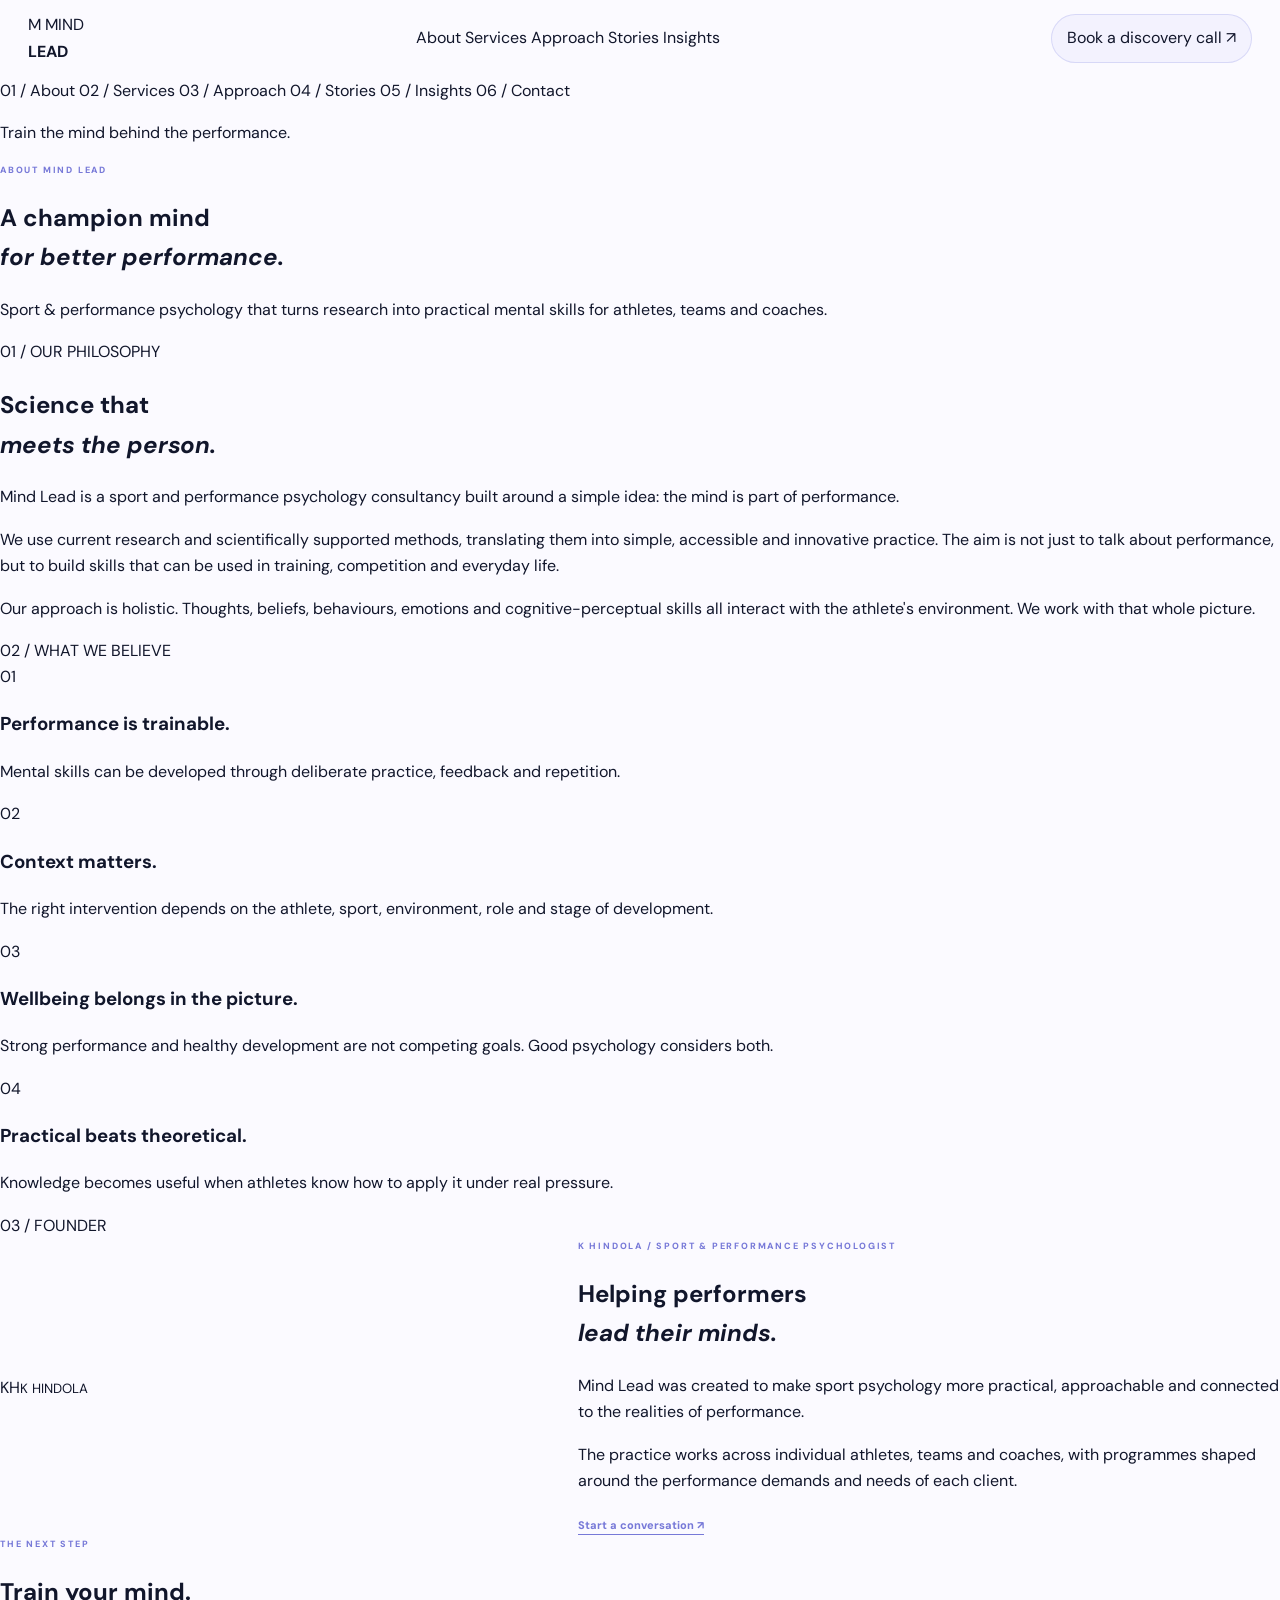
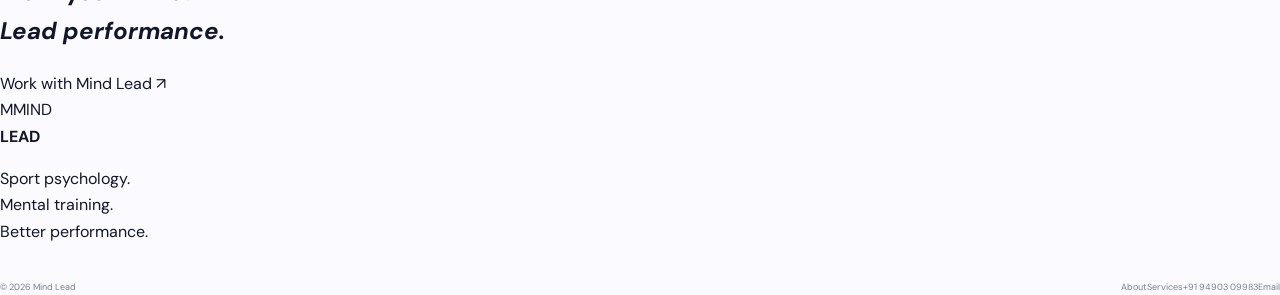
<file: about.html>
<!DOCTYPE html>
<html lang="en">
<head>
  <meta charset="UTF-8">
  <meta name="viewport" content="width=device-width, initial-scale=1.0">
  <meta name="description" content="Learn about Mind Lead's sport and performance psychology approach, philosophy and founder.">
  <title>About — Mind Lead</title>
  <link rel="preconnect" href="https://fonts.googleapis.com">
  <link rel="preconnect" href="https://fonts.gstatic.com" crossorigin>
  <link href="https://fonts.googleapis.com/css2?family=DM+Sans:wght@400;500;600;700&family=Space+Grotesk:wght@400;500;600;700&display=swap" rel="stylesheet">
  <link rel="stylesheet" href="styles.css">
</head>
<body>

<header class="site-header" id="top">
  <a class="logo" href="index.html" aria-label="Mind Lead home">
    <span class="logo-mark">M</span>
    <span class="logo-word">MIND<br><b>LEAD</b></span>
  </a>
  <nav class="desktop-nav" aria-label="Primary navigation">
    <a href="about.html">About</a>
    <a href="services.html">Services</a>
    <a href="index.html#approach">Approach</a>
    <a href="index.html#stories">Stories</a>
    <a href="index.html#insights">Insights</a>
  </nav>
  <a class="nav-cta magnetic" href="contact.html">Book a discovery call <span>↗</span></a>
  <button class="menu-toggle" aria-label="Open menu" aria-expanded="false"><span></span><span></span></button>
</header>
<div class="mobile-menu" aria-hidden="true">
  <nav>
    <a href="about.html">01 / About</a>
    <a href="services.html">02 / Services</a>
    <a href="index.html#approach">03 / Approach</a>
    <a href="index.html#stories">04 / Stories</a>
    <a href="index.html#insights">05 / Insights</a>
    <a href="contact.html">06 / Contact</a>
  </nav>
  <p>Train the mind behind the performance.</p>
</div>

<main>

<section class="inner-hero section-dark">
  <div class="inner-hero-grid"></div>
  <div class="container inner-hero-content">
    <p class="eyebrow reveal">ABOUT MIND LEAD</p>
    <h1 class="display light reveal">A champion mind<br><em>for better performance.</em></h1>
    <p class="inner-hero-copy reveal">Sport &amp; performance psychology that turns research into practical mental skills for athletes, teams and coaches.</p>
  </div>
</section>

<section class="inner-section section-white">
  <div class="container">
    <div class="section-label reveal"><span>01</span> / OUR PHILOSOPHY</div>
    <div class="two-col">
      <h2 class="display reveal">Science that<br><em>meets the person.</em></h2>
      <div class="rich-copy reveal">
        <p>Mind Lead is a sport and performance psychology consultancy built around a simple idea: the mind is part of performance.</p>
        <p>We use current research and scientifically supported methods, translating them into simple, accessible and innovative practice. The aim is not just to talk about performance, but to build skills that can be used in training, competition and everyday life.</p>
        <p>Our approach is holistic. Thoughts, beliefs, behaviours, emotions and cognitive-perceptual skills all interact with the athlete's environment. We work with that whole picture.</p>
      </div>
    </div>
  </div>
</section>

<section class="inner-section section-blue">
  <div class="container">
    <div class="section-label reveal"><span>02</span> / WHAT WE BELIEVE</div>
    <div class="belief-grid">
      <article class="belief-card reveal"><span>01</span><h3>Performance is trainable.</h3><p>Mental skills can be developed through deliberate practice, feedback and repetition.</p></article>
      <article class="belief-card reveal"><span>02</span><h3>Context matters.</h3><p>The right intervention depends on the athlete, sport, environment, role and stage of development.</p></article>
      <article class="belief-card reveal"><span>03</span><h3>Wellbeing belongs in the picture.</h3><p>Strong performance and healthy development are not competing goals. Good psychology considers both.</p></article>
      <article class="belief-card reveal"><span>04</span><h3>Practical beats theoretical.</h3><p>Knowledge becomes useful when athletes know how to apply it under real pressure.</p></article>
    </div>
  </div>
</section>

<section class="inner-section section-white">
  <div class="container">
    <div class="section-label reveal"><span>03</span> / FOUNDER</div>
    <div class="founder-grid">
      <div class="founder-placeholder reveal"><span>KH</span><small>K HINDOLA</small></div>
      <div class="rich-copy reveal">
        <p class="eyebrow">K HINDOLA / SPORT &amp; PERFORMANCE PSYCHOLOGIST</p>
        <h2 class="display">Helping performers<br><em>lead their minds.</em></h2>
        <p>Mind Lead was created to make sport psychology more practical, approachable and connected to the realities of performance.</p>
        <p>The practice works across individual athletes, teams and coaches, with programmes shaped around the performance demands and needs of each client.</p>
        <a class="text-link" href="contact.html">Start a conversation <span>↗</span></a>
      </div>
    </div>
  </div>
</section>

<section class="micro-cta section-dark">
  <div class="container micro-cta-inner">
    <p class="eyebrow light reveal">THE NEXT STEP</p>
    <h2 class="display light reveal">Train your mind.<br><em>Lead performance.</em></h2>
    <a class="big-cta magnetic reveal" href="contact.html">Work with Mind Lead <span>↗</span></a>
  </div>
</section>

</main>

<footer class="footer section-dark">
  <div class="container">
    <div class="footer-top">
      <a class="logo footer-logo" href="index.html"><span class="logo-mark">M</span><span class="logo-word">MIND<br><b>LEAD</b></span></a>
      <p>Sport psychology.<br>Mental training.<br>Better performance.</p>
    </div>
    <div class="footer-bottom">
      <span>© <span id="year"></span> Mind Lead</span>
      <div><a href="about.html">About</a><a href="services.html">Services</a><a href="tel:+919490309983">+91 94903 09983</a><a href="mailto:mindlead@mindlead.co.in">Email</a></div>
    </div>
  </div>
</footer>

<script src="script.js"></script>
</body>
</html>
</file>
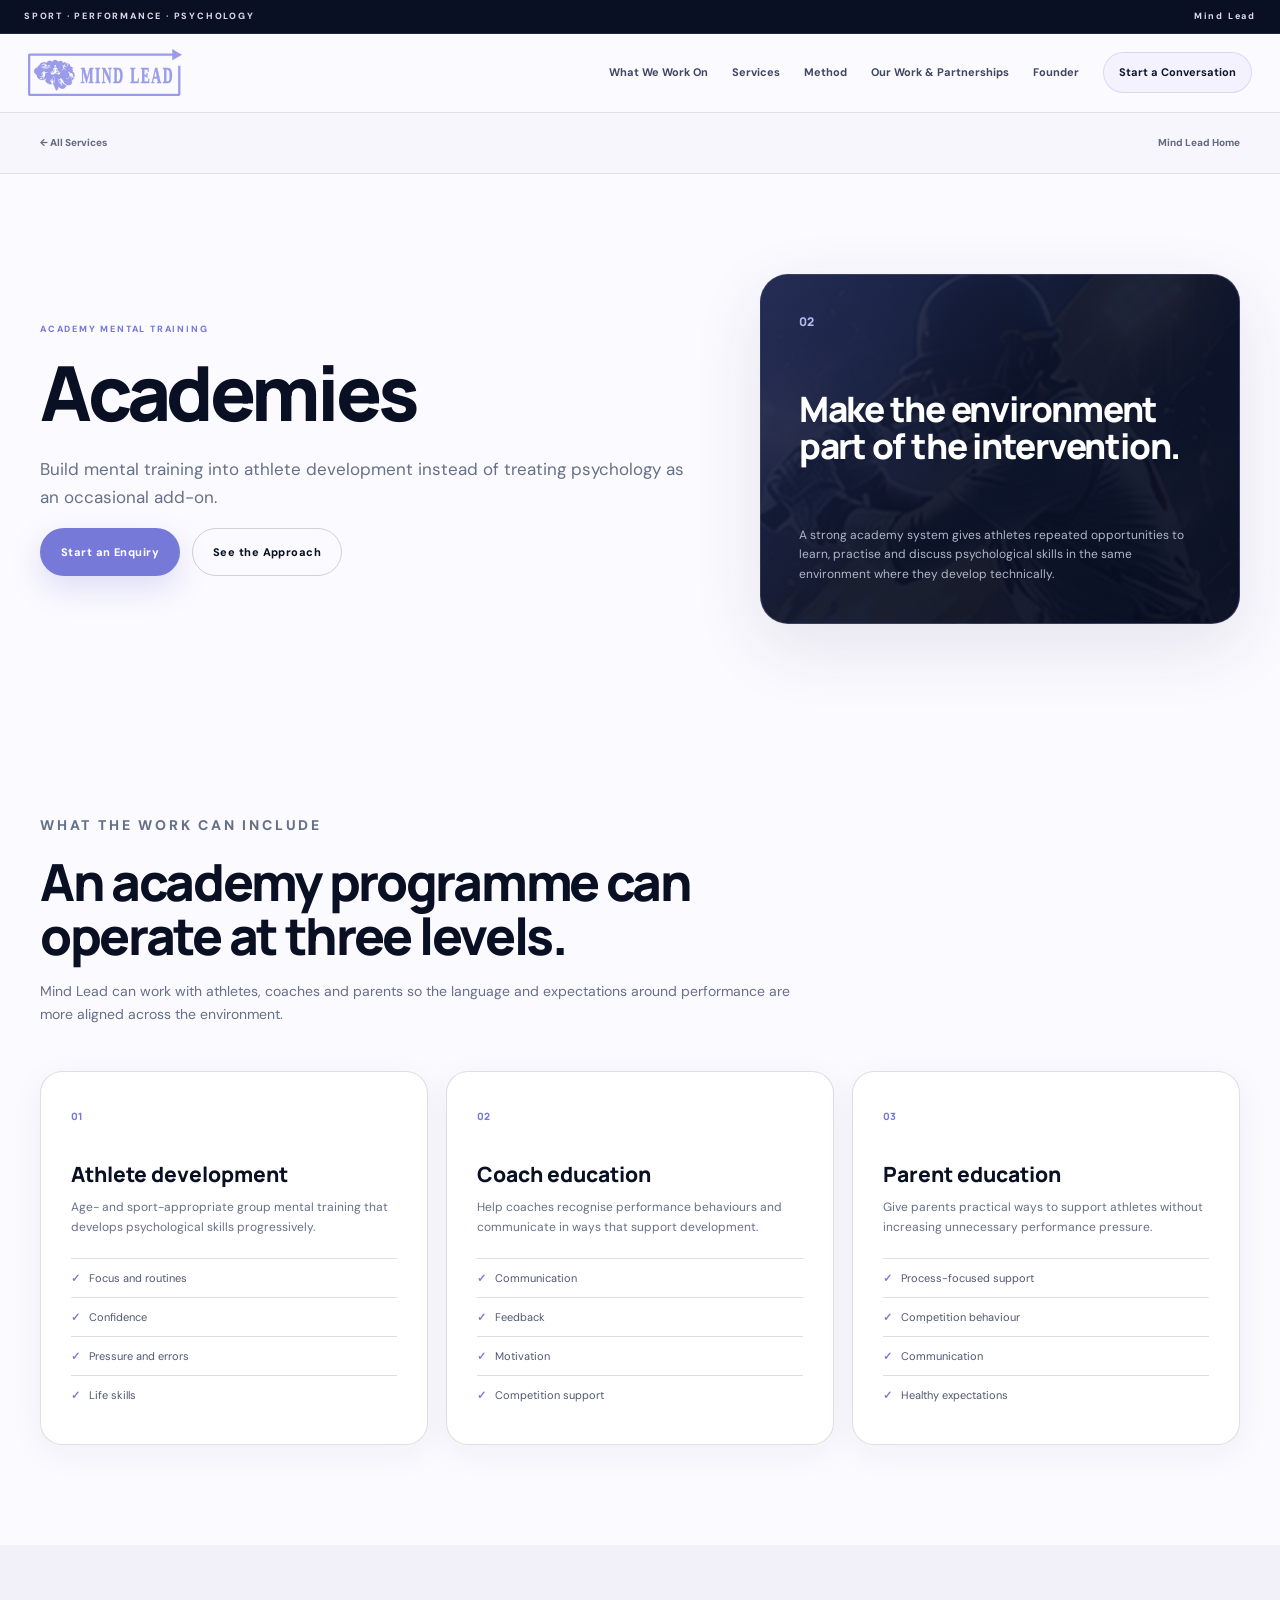
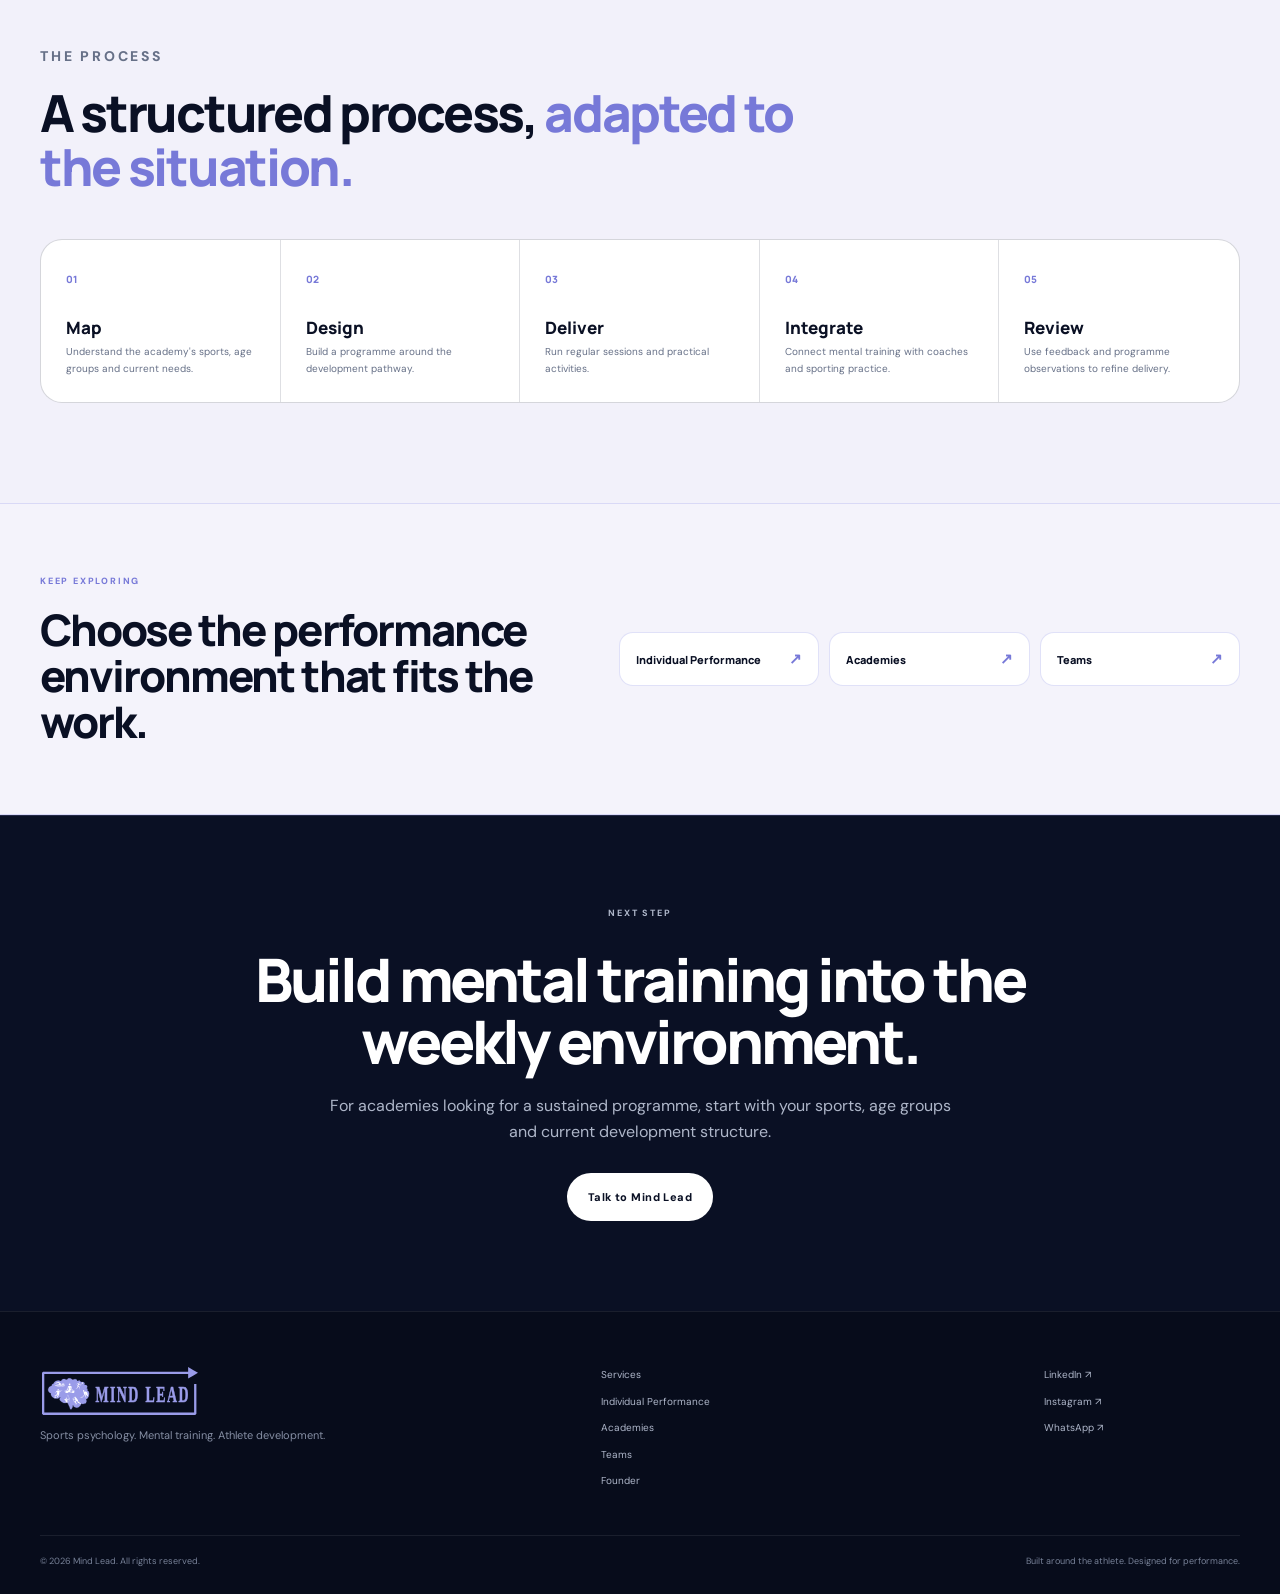
<file: academies.html>
<!DOCTYPE html>
<html lang="en">
<head>
  <meta charset="UTF-8">
  <meta name="viewport" content="width=device-width, initial-scale=1.0">
  <title>Sports Psychology for Academies &amp; Coaches | Mind Lead</title>
  <meta name="description" content="Embed practical mental training into athlete development with academy programmes, group sessions, coach alignment and parent education.">
  <meta name="robots" content="index, follow, max-image-preview:large, max-snippet:-1, max-video-preview:-1">
  <meta name="googlebot" content="index, follow, max-image-preview:large, max-snippet:-1, max-video-preview:-1">
  <meta name="author" content="Mind Lead">
  <meta name="theme-color" content="#0b1024">
  <link rel="canonical" href="https://www.mindlead.co.in/academies.html">
  <link rel="icon" type="image/svg+xml" href="/favicon.svg">
  <link rel="apple-touch-icon" href="/assets/brand/apple-touch-icon.png">
  <link rel="preconnect" href="https://fonts.googleapis.com">
  <link rel="preconnect" href="https://fonts.gstatic.com" crossorigin>
  <link href="https://fonts.googleapis.com/css2?family=DM+Sans:wght@400;500;600;700&family=Manrope:wght@500;600;700;800&display=swap" rel="stylesheet">
  <link rel="stylesheet" href="styles.css">
  <meta property="og:locale" content="en_IN">
  <meta property="og:site_name" content="Mind Lead">
  <meta property="og:type" content="website">
  <meta property="og:title" content="Sports Psychology for Academies &amp; Coaches | Mind Lead">
  <meta property="og:description" content="Embed practical mental training into athlete development with academy programmes, group sessions, coach alignment and parent education.">
  <meta property="og:url" content="https://www.mindlead.co.in/academies.html">
  <meta property="og:image" content="https://www.mindlead.co.in/assets/hero/mindlead-social-preview.jpg">
  <meta property="og:image:secure_url" content="https://www.mindlead.co.in/assets/hero/mindlead-social-preview.jpg">
  <meta property="og:image:type" content="image/jpeg">
  <meta property="og:image:width" content="1200">
  <meta property="og:image:height" content="630">
  <meta property="og:image:alt" content="Sporting equipment representing the sports and performance psychology work of Mind Lead">
  <meta name="twitter:card" content="summary_large_image">
  <meta name="twitter:title" content="Sports Psychology for Academies &amp; Coaches | Mind Lead">
  <meta name="twitter:description" content="Embed practical mental training into athlete development with academy programmes, group sessions, coach alignment and parent education.">
  <meta name="twitter:image" content="https://www.mindlead.co.in/assets/hero/mindlead-social-preview.jpg">
  <meta name="twitter:image:alt" content="Sporting equipment representing the sports and performance psychology work of Mind Lead">
  <script type="application/ld+json">{"@context":"https://schema.org","@graph":[{"@type":"WebPage","@id":"https://www.mindlead.co.in/academies.html#webpage","url":"https://www.mindlead.co.in/academies.html","name":"Sports Psychology for Academies & Coaches | Mind Lead","description":"Embed practical mental training into athlete development with academy programmes, group sessions, coach alignment and parent education.","isPartOf":{"@id":"https://www.mindlead.co.in/#website"},"about":{"@id":"https://www.mindlead.co.in/#organization"},"inLanguage":"en-IN"},{"@type":"Service","@id":"https://www.mindlead.co.in/academies.html#service","name":"Sports psychology for academies","serviceType":"Sports psychology for academies","description":"Embedded mental training, coach alignment and parent education for athlete development.","provider":{"@id":"https://www.mindlead.co.in/#organization"},"areaServed":{"@type":"Country","name":"India"},"url":"https://www.mindlead.co.in/academies.html"},{"@type":"BreadcrumbList","itemListElement":[{"@type":"ListItem","position":1,"name":"Home","item":"https://www.mindlead.co.in/"},{"@type":"ListItem","position":2,"name":"Services","item":"https://www.mindlead.co.in/services.html"},{"@type":"ListItem","position":3,"name":"Sports psychology for academies","item":"https://www.mindlead.co.in/academies.html"}]}]}</script>
</head>
<body>
<div class="announcement"><span>SPORT · PERFORMANCE · PSYCHOLOGY</span><span>Mind Lead</span></div>
<header class="site-header" id="top">
<a aria-label="Mind Lead home" class="brand brand-logo" href="index.html"><img alt="Mind Lead" class="site-logo" decoding="async" loading="lazy" src="assets/brand/nav-logo.svg"/></a>
<button aria-expanded="false" aria-label="Open menu" class="menu-toggle" type="button"><span></span><span></span><span></span></button>
<nav class="main-nav"><a href="index.html#work">What We Work On</a><a href="services.html">Services</a><a href="index.html#method">Method</a><a href="index.html#partnerships">Our Work &amp; Partnerships</a><a href="index.html#founder">Founder</a><a class="nav-cta" href="index.html#contact">Start a Conversation</a></nav>
</header>
<div class="page-nav"><div class="section-shell page-nav-inner"><a href="services.html">← All Services</a><a href="index.html">Mind Lead Home</a></div></div>
<main>
<section class="page-hero academies-page"><div class="section-shell page-hero-grid"><div class="reveal"><p class="eyebrow">ACADEMY MENTAL TRAINING</p><h1>Academies</h1><p class="page-hero-lead">Build mental training into athlete development instead of treating psychology as an occasional add-on.</p><div class="hero-actions"><a class="button button-primary" href="index.html#contact">Start an Enquiry</a><a class="button button-ghost" href="#approach">See the Approach</a></div></div><div class="page-hero-card reveal" style="--page-hero-image:url('assets/sports/cricket.jpg')"><span class="number">02</span><h2>Make the environment part of the intervention.</h2><p>A strong academy system gives athletes repeated opportunities to learn, practise and discuss psychological skills in the same environment where they develop technically.</p></div></div></section>
<section class="page-section" id="approach"><div class="section-shell"><div class="page-heading reveal"><p class="eyebrow">WHAT THE WORK CAN INCLUDE</p><h2>An academy programme can operate at three levels.</h2><p>Mind Lead can work with athletes, coaches and parents so the language and expectations around performance are more aligned across the environment.</p></div><div class="page-cards"><article class="page-card reveal"><span class="card-num">01</span><h3>Athlete development</h3><p>Age- and sport-appropriate group mental training that develops psychological skills progressively.</p><ul class="check-list"><li>Focus and routines</li><li>Confidence</li><li>Pressure and errors</li><li>Life skills</li></ul></article>
<article class="page-card reveal"><span class="card-num">02</span><h3>Coach education</h3><p>Help coaches recognise performance behaviours and communicate in ways that support development.</p><ul class="check-list"><li>Communication</li><li>Feedback</li><li>Motivation</li><li>Competition support</li></ul></article>
<article class="page-card reveal"><span class="card-num">03</span><h3>Parent education</h3><p>Give parents practical ways to support athletes without increasing unnecessary performance pressure.</p><ul class="check-list"><li>Process-focused support</li><li>Competition behaviour</li><li>Communication</li><li>Healthy expectations</li></ul></article></div></div></section>
<section class="page-section tinted"><div class="section-shell"><div class="page-heading reveal"><p class="eyebrow">THE PROCESS</p><h2>A structured process, <em>adapted to the situation.</em></h2></div><div class="process-bar reveal"><div><span>01</span><h3>Map</h3><p>Understand the academy's sports, age groups and current needs.</p></div>
<div><span>02</span><h3>Design</h3><p>Build a programme around the development pathway.</p></div>
<div><span>03</span><h3>Deliver</h3><p>Run regular sessions and practical activities.</p></div>
<div><span>04</span><h3>Integrate</h3><p>Connect mental training with coaches and sporting practice.</p></div>
<div><span>05</span><h3>Review</h3><p>Use feedback and programme observations to refine delivery.</p></div></div></div></section>
<section class="service-rail"><div class="section-shell service-rail-inner reveal"><div><p class="eyebrow">KEEP EXPLORING</p><h2>Choose the performance environment that fits the work.</h2></div><div class="service-rail-links"><a href="individual-performance.html">Individual Performance <span>↗</span></a><a href="academies.html">Academies <span>↗</span></a><a href="teams.html">Teams <span>↗</span></a></div></div></section>
<section class="page-cta"><div class="section-shell reveal"><p class="eyebrow">NEXT STEP</p><h2>Build mental training into the weekly environment.</h2><p>For academies looking for a sustained programme, start with your sports, age groups and current development structure.</p><a class="button button-light" href="index.html#contact">Talk to Mind Lead</a></div></section>
</main>
<footer class="site-footer"><div class="section-shell footer-inner"><div><a aria-label="Mind Lead home" class="brand brand-logo footer-brand" href="index.html"><img alt="Mind Lead" class="site-logo" decoding="async" loading="lazy" src="assets/brand/nav-logo.svg"/></a><p>Sports psychology. Mental training. Athlete development.</p></div><div class="footer-links"><a href="services.html">Services</a><a href="individual-performance.html">Individual Performance</a><a href="academies.html">Academies</a><a href="teams.html">Teams</a><a href="index.html#founder">Founder</a></div><div class="footer-social"><a href="https://www.linkedin.com/company/mind-lead/" target="_blank">LinkedIn ↗</a><a href="https://www.instagram.com/mindlead.co/" target="_blank">Instagram ↗</a><a href="https://wa.me/919490309983" target="_blank">WhatsApp ↗</a></div></div><div class="section-shell footer-bottom"><span>© <span id="year"></span> Mind Lead. All rights reserved.</span><span>Built around the athlete. Designed for performance.</span></div></footer>

<a class="mobile-whatsapp-float" href="https://wa.me/919490309983?text=Hello%20Mind%20Lead%2C%20I%E2%80%99d%20like%20to%20know%20more%20about%20your%20services." target="_blank" rel="noopener noreferrer" aria-label="Chat with Mind Lead on WhatsApp">
  <svg viewBox="0 0 32 32" aria-hidden="true" focusable="false"><path fill="currentColor" d="M16.02 3.2c-7.05 0-12.78 5.72-12.78 12.76 0 2.25.59 4.45 1.71 6.4L3.13 28.8l6.61-1.73a12.78 12.78 0 0 0 6.27 1.64h.01c7.04 0 12.77-5.73 12.78-12.77a12.7 12.7 0 0 0-3.75-9.04 12.7 12.7 0 0 0-9.03-3.7Zm0 23.35h-.01a10.6 10.6 0 0 1-5.4-1.48l-.39-.23-3.92 1.03 1.05-3.82-.25-.4a10.57 10.57 0 0 1-1.63-5.68c0-5.83 4.74-10.57 10.57-10.57 2.82 0 5.47 1.1 7.46 3.1a10.5 10.5 0 0 1 3.1 7.47c0 5.83-4.75 10.58-10.58 10.58Zm5.8-7.92c-.32-.16-1.88-.93-2.17-1.03-.29-.1-.5-.16-.7.16-.2.32-.8 1.03-.98 1.24-.18.2-.36.23-.68.08-.32-.16-1.35-.5-2.57-1.59-.95-.84-1.6-1.88-1.79-2.2-.18-.32-.02-.49.14-.65.14-.14.32-.36.48-.54.16-.18.21-.31.32-.52.1-.2.05-.39-.03-.54-.08-.16-.71-1.72-.98-2.35-.26-.62-.52-.53-.71-.54h-.61c-.2 0-.54.08-.83.39-.29.31-1.09 1.06-1.09 2.59s1.12 3 1.28 3.21c.16.2 2.2 3.36 5.33 4.71.74.32 1.32.51 1.77.65.74.24 1.42.2 1.95.12.6-.09 1.88-.77 2.14-1.52.27-.75.27-1.4.19-1.53-.08-.13-.29-.21-.61-.37Z"/></svg>
</a>
<script defer="" src="script.js"></script>
</body></html>
</file>
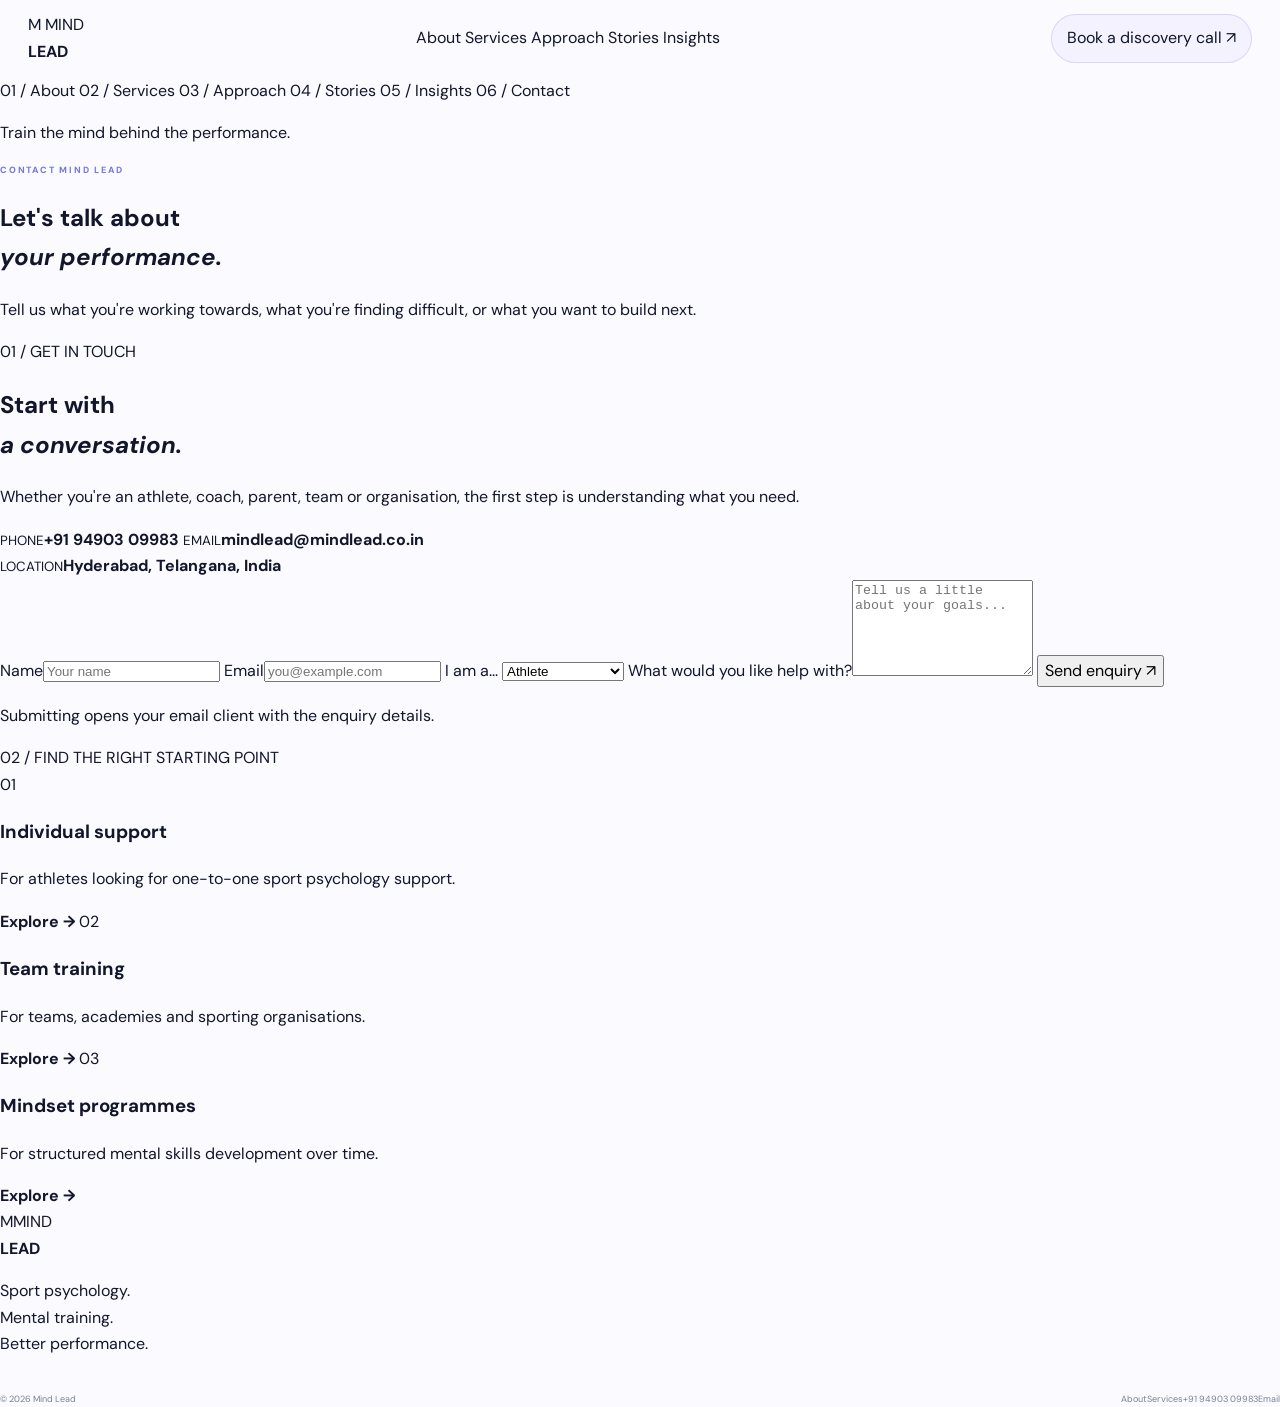
<file: contact.html>
<!DOCTYPE html>
<html lang="en">
<head>
  <meta charset="UTF-8">
  <meta name="viewport" content="width=device-width, initial-scale=1.0">
  <meta name="description" content="Contact Mind Lead for sport psychology, mental training, team training and performance support.">
  <title>Contact — Mind Lead</title>
  <link rel="preconnect" href="https://fonts.googleapis.com">
  <link rel="preconnect" href="https://fonts.gstatic.com" crossorigin>
  <link href="https://fonts.googleapis.com/css2?family=DM+Sans:wght@400;500;600;700&family=Space+Grotesk:wght@400;500;600;700&display=swap" rel="stylesheet">
  <link rel="stylesheet" href="styles.css">
</head>
<body>

<header class="site-header" id="top">
  <a class="logo" href="index.html" aria-label="Mind Lead home">
    <span class="logo-mark">M</span>
    <span class="logo-word">MIND<br><b>LEAD</b></span>
  </a>
  <nav class="desktop-nav" aria-label="Primary navigation">
    <a href="about.html">About</a>
    <a href="services.html">Services</a>
    <a href="index.html#approach">Approach</a>
    <a href="index.html#stories">Stories</a>
    <a href="index.html#insights">Insights</a>
  </nav>
  <a class="nav-cta magnetic" href="contact.html">Book a discovery call <span>↗</span></a>
  <button class="menu-toggle" aria-label="Open menu" aria-expanded="false"><span></span><span></span></button>
</header>
<div class="mobile-menu" aria-hidden="true">
  <nav>
    <a href="about.html">01 / About</a>
    <a href="services.html">02 / Services</a>
    <a href="index.html#approach">03 / Approach</a>
    <a href="index.html#stories">04 / Stories</a>
    <a href="index.html#insights">05 / Insights</a>
    <a href="contact.html">06 / Contact</a>
  </nav>
  <p>Train the mind behind the performance.</p>
</div>

<main>

<section class="inner-hero contact-hero section-dark">
  <div class="inner-hero-grid"></div>
  <div class="container inner-hero-content">
    <p class="eyebrow reveal">CONTACT MIND LEAD</p>
    <h1 class="display light reveal">Let's talk about<br><em>your performance.</em></h1>
    <p class="inner-hero-copy reveal">Tell us what you're working towards, what you're finding difficult, or what you want to build next.</p>
  </div>
</section>

<section class="contact-section section-white">
  <div class="container">
    <div class="contact-grid">
      <div class="contact-copy reveal">
        <div class="section-label"><span>01</span> / GET IN TOUCH</div>
        <h2 class="display">Start with<br><em>a conversation.</em></h2>
        <p>Whether you're an athlete, coach, parent, team or organisation, the first step is understanding what you need.</p>
        <div class="contact-list">
          <a href="tel:+919490309983"><small>PHONE</small><strong>+91 94903 09983</strong></a>
          <a href="mailto:mindlead@mindlead.co.in"><small>EMAIL</small><strong>mindlead@mindlead.co.in</strong></a>
          <div><small>LOCATION</small><strong>Hyderabad, Telangana, India</strong></div>
        </div>
      </div>

      <form class="contact-form reveal" action="mailto:mindlead@mindlead.co.in" method="post" enctype="text/plain">
        <label>Name<input name="name" required placeholder="Your name"></label>
        <label>Email<input type="email" name="email" required placeholder="you@example.com"></label>
        <label>I am a...
          <select name="type"><option>Athlete</option><option>Parent</option><option>Coach</option><option>Team / Academy</option><option>Organisation</option><option>Other</option></select>
        </label>
        <label>What would you like help with?<textarea name="message" rows="6" required placeholder="Tell us a little about your goals..."></textarea></label>
        <button class="big-cta magnetic" type="submit">Send enquiry <span>↗</span></button>
        <p class="form-note">Submitting opens your email client with the enquiry details.</p>
      </form>
    </div>
  </div>
</section>

<section class="section-blue contact-bottom">
  <div class="container">
    <div class="section-label reveal"><span>02</span> / FIND THE RIGHT STARTING POINT</div>
    <div class="contact-options">
      <a class="contact-option reveal" href="services.html#service-01"><span>01</span><h3>Individual support</h3><p>For athletes looking for one-to-one sport psychology support.</p><b>Explore →</b></a>
      <a class="contact-option reveal" href="services.html#service-05"><span>02</span><h3>Team training</h3><p>For teams, academies and sporting organisations.</p><b>Explore →</b></a>
      <a class="contact-option reveal" href="services.html#service-04"><span>03</span><h3>Mindset programmes</h3><p>For structured mental skills development over time.</p><b>Explore →</b></a>
    </div>
  </div>
</section>

</main>

<footer class="footer section-dark">
  <div class="container">
    <div class="footer-top">
      <a class="logo footer-logo" href="index.html"><span class="logo-mark">M</span><span class="logo-word">MIND<br><b>LEAD</b></span></a>
      <p>Sport psychology.<br>Mental training.<br>Better performance.</p>
    </div>
    <div class="footer-bottom">
      <span>© <span id="year"></span> Mind Lead</span>
      <div><a href="about.html">About</a><a href="services.html">Services</a><a href="tel:+919490309983">+91 94903 09983</a><a href="mailto:mindlead@mindlead.co.in">Email</a></div>
    </div>
  </div>
</footer>

<script src="script.js"></script>
</body>
</html>
</file>
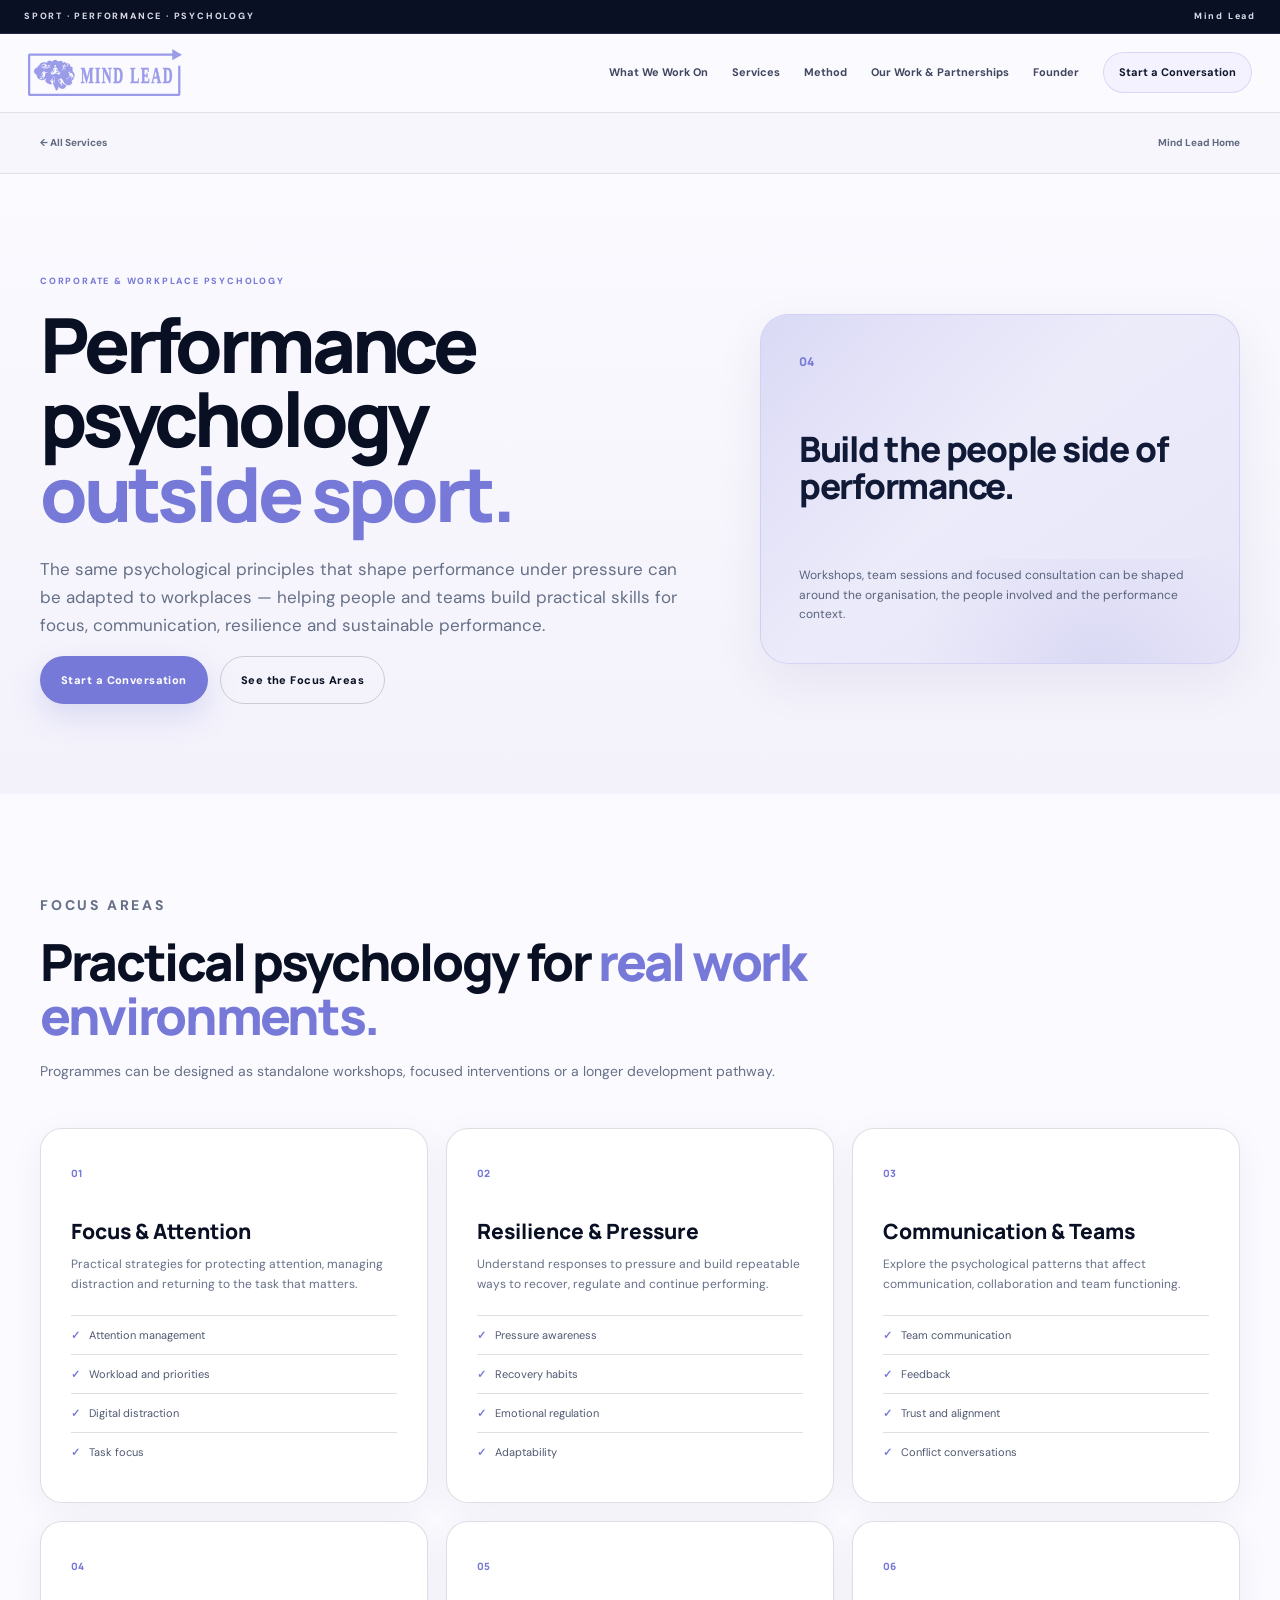
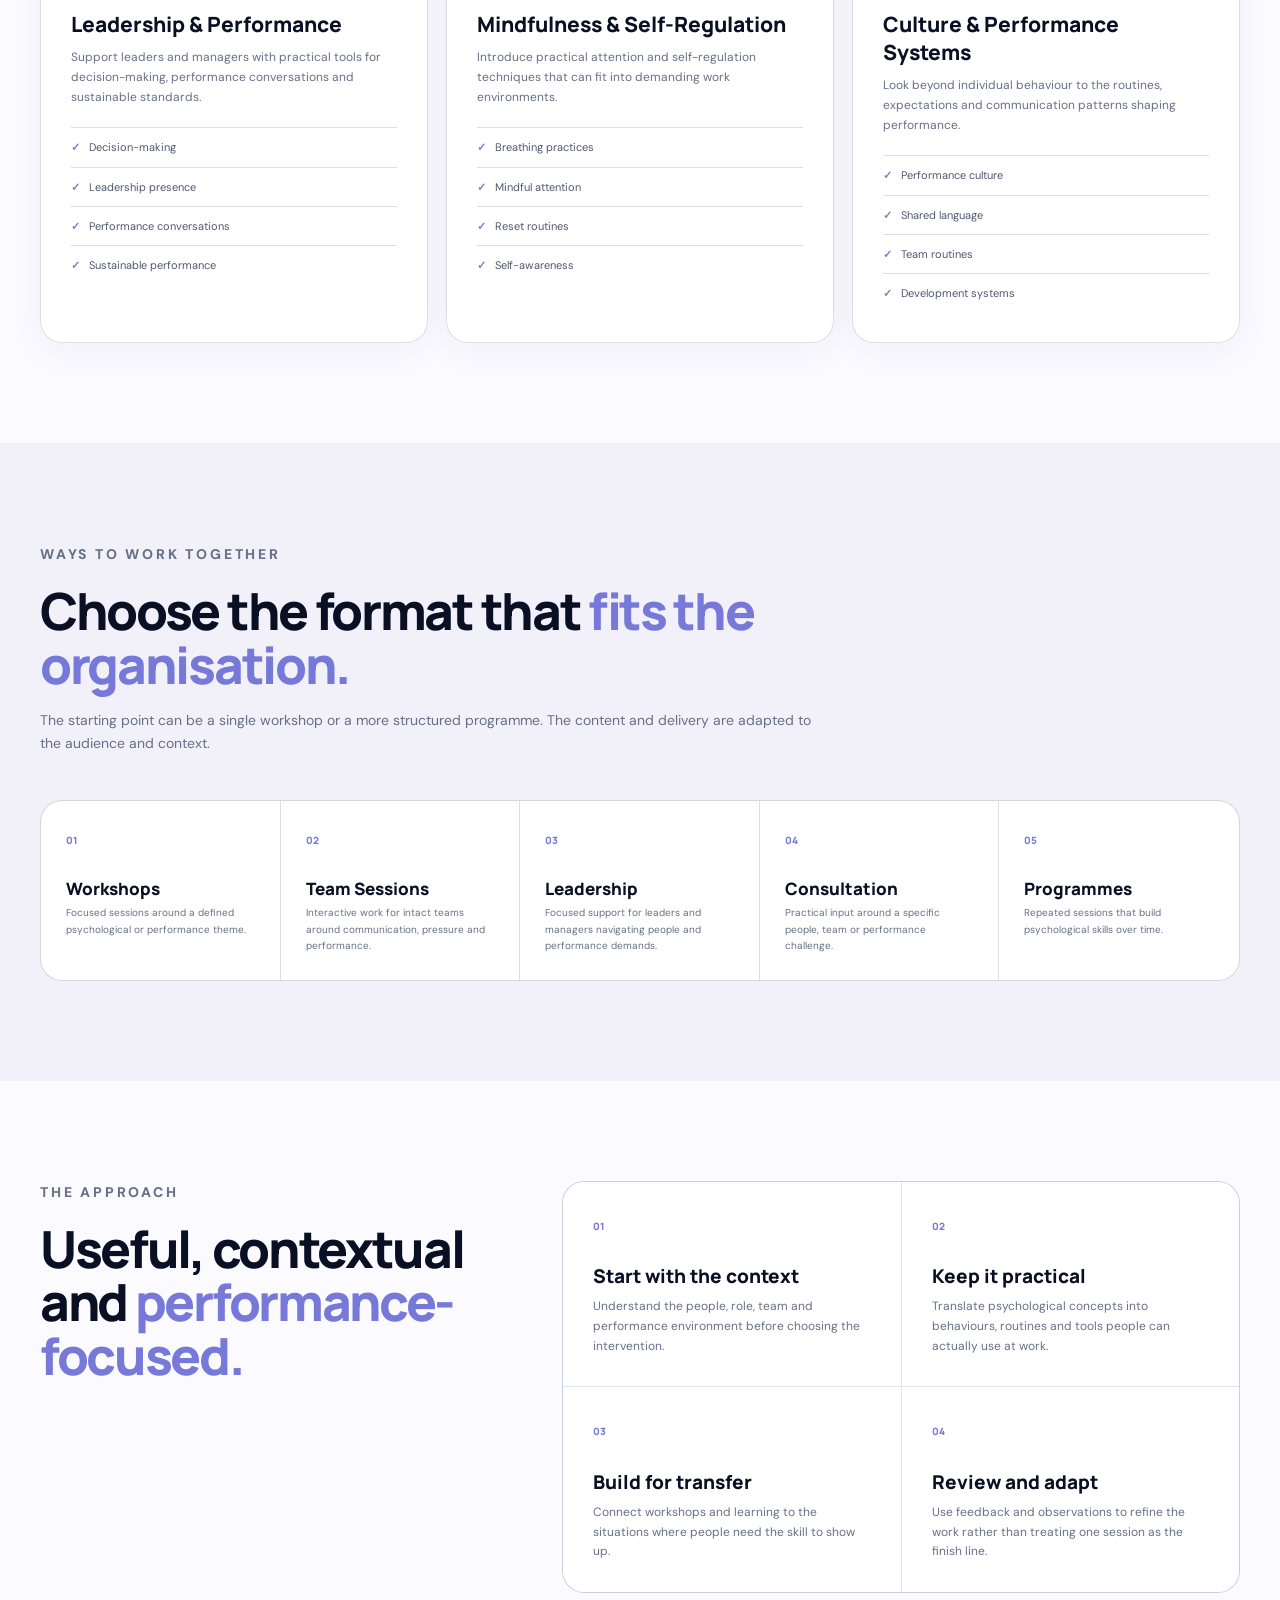
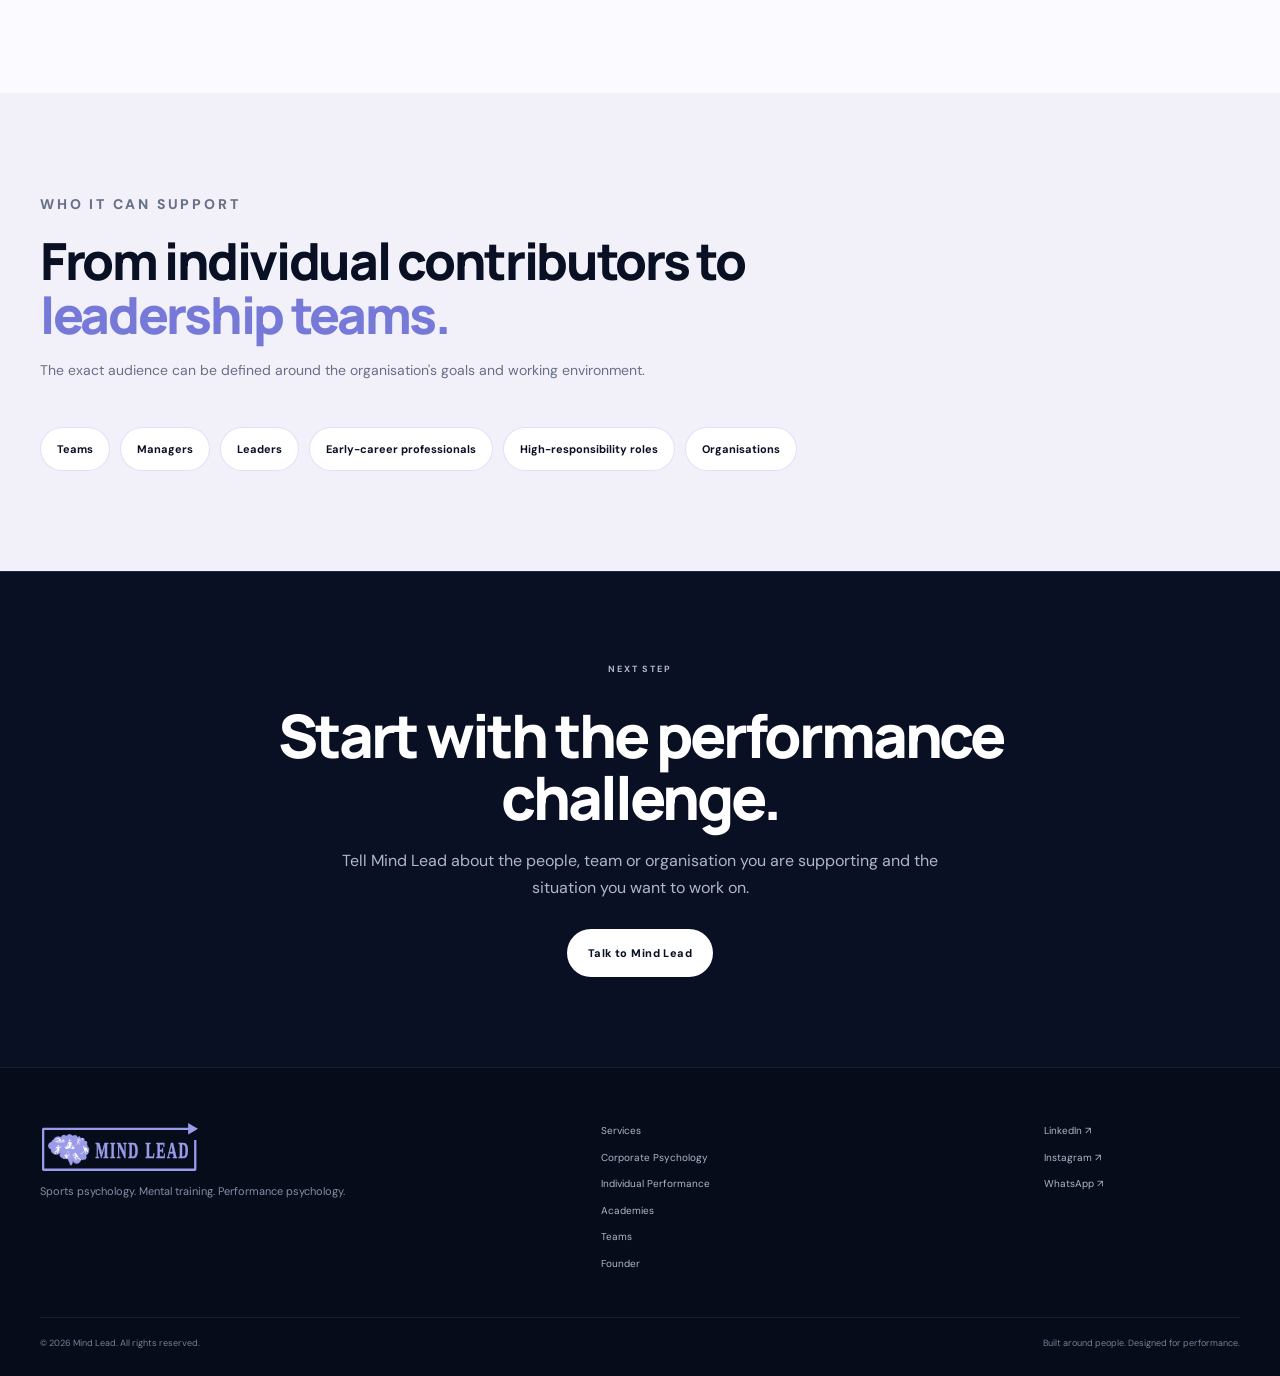
<file: corporate-psychology.html>
<!DOCTYPE html>
<html lang="en-IN">
<head>
  <meta charset="UTF-8">
  <meta name="viewport" content="width=device-width, initial-scale=1.0">
  <title>Corporate &amp; Workplace Psychology | Mind Lead</title>
  <meta name="description" content="Practical workplace psychology for focus, resilience under pressure, communication, leadership and sustainable team performance.">
  <meta name="robots" content="index, follow, max-image-preview:large, max-snippet:-1, max-video-preview:-1">
  <meta name="googlebot" content="index, follow, max-image-preview:large, max-snippet:-1, max-video-preview:-1">
  <meta name="author" content="Mind Lead">
  <meta name="theme-color" content="#0b1024">
  <link rel="canonical" href="https://www.mindlead.co.in/corporate-psychology.html">
  <link rel="icon" type="image/svg+xml" href="/favicon.svg">
  <link rel="apple-touch-icon" href="/assets/brand/apple-touch-icon.png">
  <link rel="preconnect" href="https://fonts.googleapis.com">
  <link rel="preconnect" href="https://fonts.gstatic.com" crossorigin>
  <link href="https://fonts.googleapis.com/css2?family=DM+Sans:wght@400;500;600;700&family=Manrope:wght@500;600;700;800&display=swap" rel="stylesheet">
  <link rel="stylesheet" href="styles.css">
  <meta property="og:locale" content="en_IN">
  <meta property="og:site_name" content="Mind Lead">
  <meta property="og:type" content="website">
  <meta property="og:title" content="Corporate &amp; Workplace Psychology | Mind Lead">
  <meta property="og:description" content="Practical workplace psychology for focus, resilience under pressure, communication, leadership and sustainable team performance.">
  <meta property="og:url" content="https://www.mindlead.co.in/corporate-psychology.html">
  <meta property="og:image" content="https://www.mindlead.co.in/assets/hero/mindlead-social-preview.jpg">
  <meta property="og:image:secure_url" content="https://www.mindlead.co.in/assets/hero/mindlead-social-preview.jpg">
  <meta property="og:image:type" content="image/jpeg">
  <meta property="og:image:width" content="1200">
  <meta property="og:image:height" content="630">
  <meta property="og:image:alt" content="Sporting equipment representing the sports and performance psychology work of Mind Lead">
  <meta name="twitter:card" content="summary_large_image">
  <meta name="twitter:title" content="Corporate &amp; Workplace Psychology | Mind Lead">
  <meta name="twitter:description" content="Practical workplace psychology for focus, resilience under pressure, communication, leadership and sustainable team performance.">
  <meta name="twitter:image" content="https://www.mindlead.co.in/assets/hero/mindlead-social-preview.jpg">
  <meta name="twitter:image:alt" content="Sporting equipment representing the sports and performance psychology work of Mind Lead">
  <script type="application/ld+json">{"@context":"https://schema.org","@graph":[{"@type":"WebPage","@id":"https://www.mindlead.co.in/corporate-psychology.html#webpage","url":"https://www.mindlead.co.in/corporate-psychology.html","name":"Corporate & Workplace Psychology | Mind Lead","description":"Practical workplace psychology for focus, resilience under pressure, communication, leadership and sustainable team performance.","isPartOf":{"@id":"https://www.mindlead.co.in/#website"},"about":{"@id":"https://www.mindlead.co.in/#organization"},"inLanguage":"en-IN"},{"@type":"Service","@id":"https://www.mindlead.co.in/corporate-psychology.html#service","name":"Corporate and workplace psychology","serviceType":"Corporate and workplace psychology","description":"Practical psychology support for focus, resilience, communication and leadership at work.","provider":{"@id":"https://www.mindlead.co.in/#organization"},"areaServed":{"@type":"Country","name":"India"},"url":"https://www.mindlead.co.in/corporate-psychology.html"},{"@type":"BreadcrumbList","itemListElement":[{"@type":"ListItem","position":1,"name":"Home","item":"https://www.mindlead.co.in/"},{"@type":"ListItem","position":2,"name":"Services","item":"https://www.mindlead.co.in/services.html"},{"@type":"ListItem","position":3,"name":"Corporate and workplace psychology","item":"https://www.mindlead.co.in/corporate-psychology.html"}]}]}</script>
</head>
<body>
<div class="announcement"><span>SPORT · PERFORMANCE · PSYCHOLOGY</span><span>Mind Lead</span></div>
<header class="site-header" id="top">
<a aria-label="Mind Lead home" class="brand brand-logo" href="index.html"><img alt="Mind Lead" class="site-logo" decoding="async" loading="lazy" src="assets/brand/nav-logo.svg"/></a>
<button aria-expanded="false" aria-label="Open menu" class="menu-toggle" type="button"><span></span><span></span><span></span></button>
<nav aria-label="Main navigation" class="main-nav">
<a href="index.html#work">What We Work On</a><a href="services.html">Services</a><a href="index.html#method">Method</a><a href="index.html#partnerships">Our Work &amp; Partnerships</a><a href="index.html#founder">Founder</a><a class="nav-cta" href="index.html#contact">Start a Conversation</a>
</nav>
</header>
<div class="page-nav"><div class="section-shell page-nav-inner"><a href="services.html">← All Services</a><a href="index.html">Mind Lead Home</a></div></div>
<main>
<section class="page-hero corporate-page">
<div class="section-shell page-hero-grid">
<div class="reveal">
<p class="eyebrow">CORPORATE &amp; WORKPLACE PSYCHOLOGY</p>
<h1>Performance psychology <em>outside sport.</em></h1>
<p class="page-hero-lead">The same psychological principles that shape performance under pressure can be adapted to workplaces — helping people and teams build practical skills for focus, communication, resilience and sustainable performance.</p>
<div class="hero-actions"><a class="button button-primary" href="index.html#contact">Start a Conversation</a><a class="button button-ghost" href="#work">See the Focus Areas</a></div>
</div>
<div class="page-hero-card corporate-hero-card reveal">
<span class="number">04</span>
<h2>Build the people side of performance.</h2>
<p>Workshops, team sessions and focused consultation can be shaped around the organisation, the people involved and the performance context.</p>
</div>
</div>
</section>
<section class="page-section" id="work">
<div class="section-shell">
<div class="page-heading reveal">
<p class="eyebrow">FOCUS AREAS</p>
<h2>Practical psychology for <em>real work environments.</em></h2>
<p>Programmes can be designed as standalone workshops, focused interventions or a longer development pathway.</p>
</div>
<div class="page-cards corporate-cards">
<article class="page-card reveal"><span class="card-num">01</span><h3>Focus &amp; Attention</h3><p>Practical strategies for protecting attention, managing distraction and returning to the task that matters.</p><ul class="check-list"><li>Attention management</li><li>Workload and priorities</li><li>Digital distraction</li><li>Task focus</li></ul></article>
<article class="page-card reveal"><span class="card-num">02</span><h3>Resilience &amp; Pressure</h3><p>Understand responses to pressure and build repeatable ways to recover, regulate and continue performing.</p><ul class="check-list"><li>Pressure awareness</li><li>Recovery habits</li><li>Emotional regulation</li><li>Adaptability</li></ul></article>
<article class="page-card reveal"><span class="card-num">03</span><h3>Communication &amp; Teams</h3><p>Explore the psychological patterns that affect communication, collaboration and team functioning.</p><ul class="check-list"><li>Team communication</li><li>Feedback</li><li>Trust and alignment</li><li>Conflict conversations</li></ul></article>
<article class="page-card reveal"><span class="card-num">04</span><h3>Leadership &amp; Performance</h3><p>Support leaders and managers with practical tools for decision-making, performance conversations and sustainable standards.</p><ul class="check-list"><li>Decision-making</li><li>Leadership presence</li><li>Performance conversations</li><li>Sustainable performance</li></ul></article>
<article class="page-card reveal"><span class="card-num">05</span><h3>Mindfulness &amp; Self-Regulation</h3><p>Introduce practical attention and self-regulation techniques that can fit into demanding work environments.</p><ul class="check-list"><li>Breathing practices</li><li>Mindful attention</li><li>Reset routines</li><li>Self-awareness</li></ul></article>
<article class="page-card reveal"><span class="card-num">06</span><h3>Culture &amp; Performance Systems</h3><p>Look beyond individual behaviour to the routines, expectations and communication patterns shaping performance.</p><ul class="check-list"><li>Performance culture</li><li>Shared language</li><li>Team routines</li><li>Development systems</li></ul></article>
</div>
</div>
</section>
<section class="page-section tinted">
<div class="section-shell">
<div class="page-heading reveal">
<p class="eyebrow">WAYS TO WORK TOGETHER</p>
<h2>Choose the format that <em>fits the organisation.</em></h2>
<p>The starting point can be a single workshop or a more structured programme. The content and delivery are adapted to the audience and context.</p>
</div>
<div class="process-bar corporate-format-bar reveal">
<div><span>01</span><h3>Workshops</h3><p>Focused sessions around a defined psychological or performance theme.</p></div>
<div><span>02</span><h3>Team Sessions</h3><p>Interactive work for intact teams around communication, pressure and performance.</p></div>
<div><span>03</span><h3>Leadership</h3><p>Focused support for leaders and managers navigating people and performance demands.</p></div>
<div><span>04</span><h3>Consultation</h3><p>Practical input around a specific people, team or performance challenge.</p></div>
<div><span>05</span><h3>Programmes</h3><p>Repeated sessions that build psychological skills over time.</p></div>
</div>
</div>
</section>
<section class="page-section">
<div class="section-shell corporate-principles">
<div class="page-heading reveal"><p class="eyebrow">THE APPROACH</p><h2>Useful, contextual and <em>performance-focused.</em></h2></div>
<div class="corporate-principle-grid">
<div class="corporate-principle reveal"><span>01</span><h3>Start with the context</h3><p>Understand the people, role, team and performance environment before choosing the intervention.</p></div>
<div class="corporate-principle reveal"><span>02</span><h3>Keep it practical</h3><p>Translate psychological concepts into behaviours, routines and tools people can actually use at work.</p></div>
<div class="corporate-principle reveal"><span>03</span><h3>Build for transfer</h3><p>Connect workshops and learning to the situations where people need the skill to show up.</p></div>
<div class="corporate-principle reveal"><span>04</span><h3>Review and adapt</h3><p>Use feedback and observations to refine the work rather than treating one session as the finish line.</p></div>
</div>
</div>
</section>
<section class="page-section tinted">
<div class="section-shell">
<div class="page-heading reveal">
<p class="eyebrow">WHO IT CAN SUPPORT</p>
<h2>From individual contributors to <em>leadership teams.</em></h2>
<p>The exact audience can be defined around the organisation's goals and working environment.</p>
</div>
<div class="audience-row reveal"><span>Teams</span><span>Managers</span><span>Leaders</span><span>Early-career professionals</span><span>High-responsibility roles</span><span>Organisations</span></div>
</div>
</section>
<section class="page-cta"><div class="section-shell reveal"><p class="eyebrow">NEXT STEP</p><h2>Start with the performance challenge.</h2><p>Tell Mind Lead about the people, team or organisation you are supporting and the situation you want to work on.</p><a class="button button-light" href="index.html#contact">Talk to Mind Lead</a></div></section>
</main>
<footer class="site-footer">
<div class="section-shell footer-inner">
<div><a aria-label="Mind Lead home" class="brand brand-logo footer-brand" href="index.html"><img alt="Mind Lead" class="site-logo" decoding="async" loading="lazy" src="assets/brand/nav-logo.svg"/></a><p>Sports psychology. Mental training. Performance psychology.</p></div>
<div class="footer-links"><a href="services.html">Services</a><a href="corporate-psychology.html">Corporate Psychology</a><a href="individual-performance.html">Individual Performance</a><a href="academies.html">Academies</a><a href="teams.html">Teams</a><a href="index.html#founder">Founder</a></div>
<div class="footer-social"><a href="https://www.linkedin.com/company/mind-lead/" rel="noopener" target="_blank">LinkedIn ↗</a><a href="https://www.instagram.com/mindlead.co/" rel="noopener" target="_blank">Instagram ↗</a><a href="https://wa.me/919490309983" rel="noopener" target="_blank">WhatsApp ↗</a></div>
</div>
<div class="section-shell footer-bottom"><span>© <span id="year"></span> Mind Lead. All rights reserved.</span><span>Built around people. Designed for performance.</span></div>
</footer>

<a class="mobile-whatsapp-float" href="https://wa.me/919490309983?text=Hello%20Mind%20Lead%2C%20I%E2%80%99d%20like%20to%20know%20more%20about%20your%20services." target="_blank" rel="noopener noreferrer" aria-label="Chat with Mind Lead on WhatsApp">
  <svg viewBox="0 0 32 32" aria-hidden="true" focusable="false"><path fill="currentColor" d="M16.02 3.2c-7.05 0-12.78 5.72-12.78 12.76 0 2.25.59 4.45 1.71 6.4L3.13 28.8l6.61-1.73a12.78 12.78 0 0 0 6.27 1.64h.01c7.04 0 12.77-5.73 12.78-12.77a12.7 12.7 0 0 0-3.75-9.04 12.7 12.7 0 0 0-9.03-3.7Zm0 23.35h-.01a10.6 10.6 0 0 1-5.4-1.48l-.39-.23-3.92 1.03 1.05-3.82-.25-.4a10.57 10.57 0 0 1-1.63-5.68c0-5.83 4.74-10.57 10.57-10.57 2.82 0 5.47 1.1 7.46 3.1a10.5 10.5 0 0 1 3.1 7.47c0 5.83-4.75 10.58-10.58 10.58Zm5.8-7.92c-.32-.16-1.88-.93-2.17-1.03-.29-.1-.5-.16-.7.16-.2.32-.8 1.03-.98 1.24-.18.2-.36.23-.68.08-.32-.16-1.35-.5-2.57-1.59-.95-.84-1.6-1.88-1.79-2.2-.18-.32-.02-.49.14-.65.14-.14.32-.36.48-.54.16-.18.21-.31.32-.52.1-.2.05-.39-.03-.54-.08-.16-.71-1.72-.98-2.35-.26-.62-.52-.53-.71-.54h-.61c-.2 0-.54.08-.83.39-.29.31-1.09 1.06-1.09 2.59s1.12 3 1.28 3.21c.16.2 2.2 3.36 5.33 4.71.74.32 1.32.51 1.77.65.74.24 1.42.2 1.95.12.6-.09 1.88-.77 2.14-1.52.27-.75.27-1.4.19-1.53-.08-.13-.29-.21-.61-.37Z"/></svg>
</a>
<script defer="" src="script.js"></script>
</body>
</html>
</file>
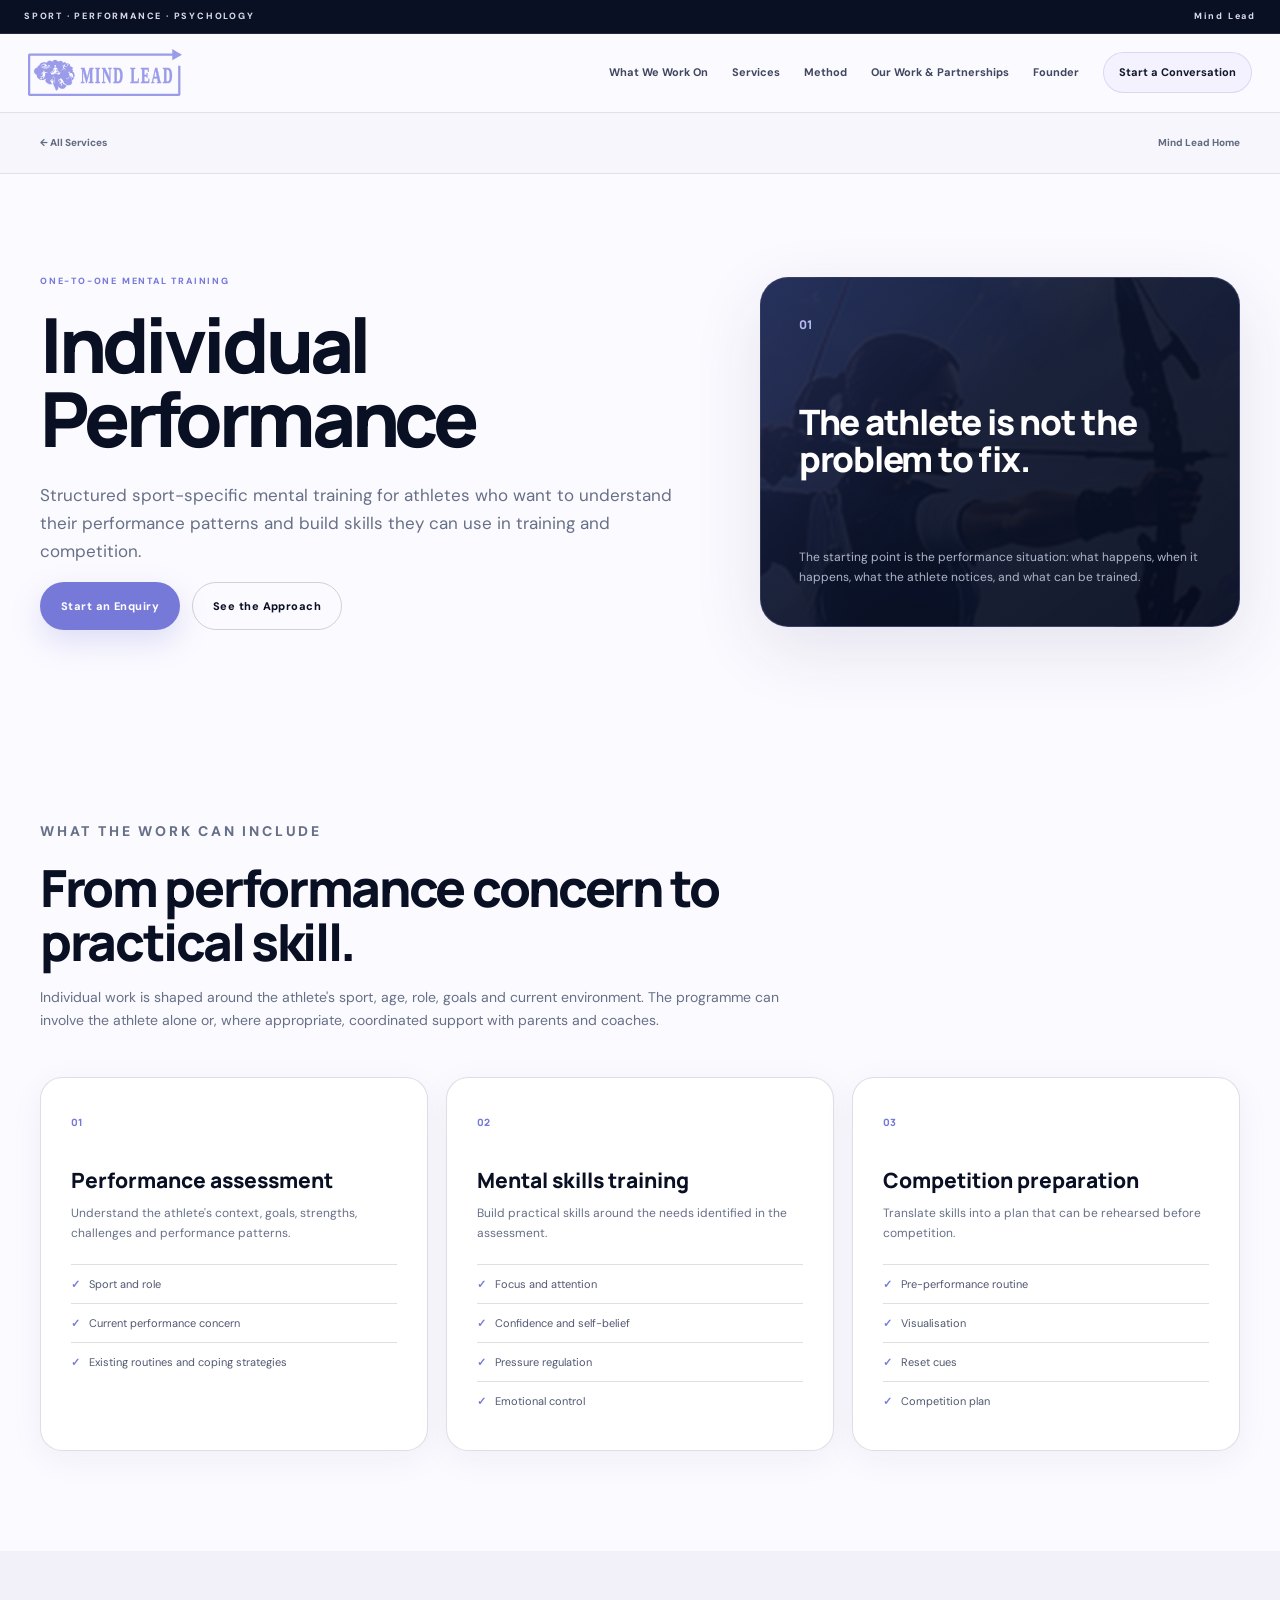
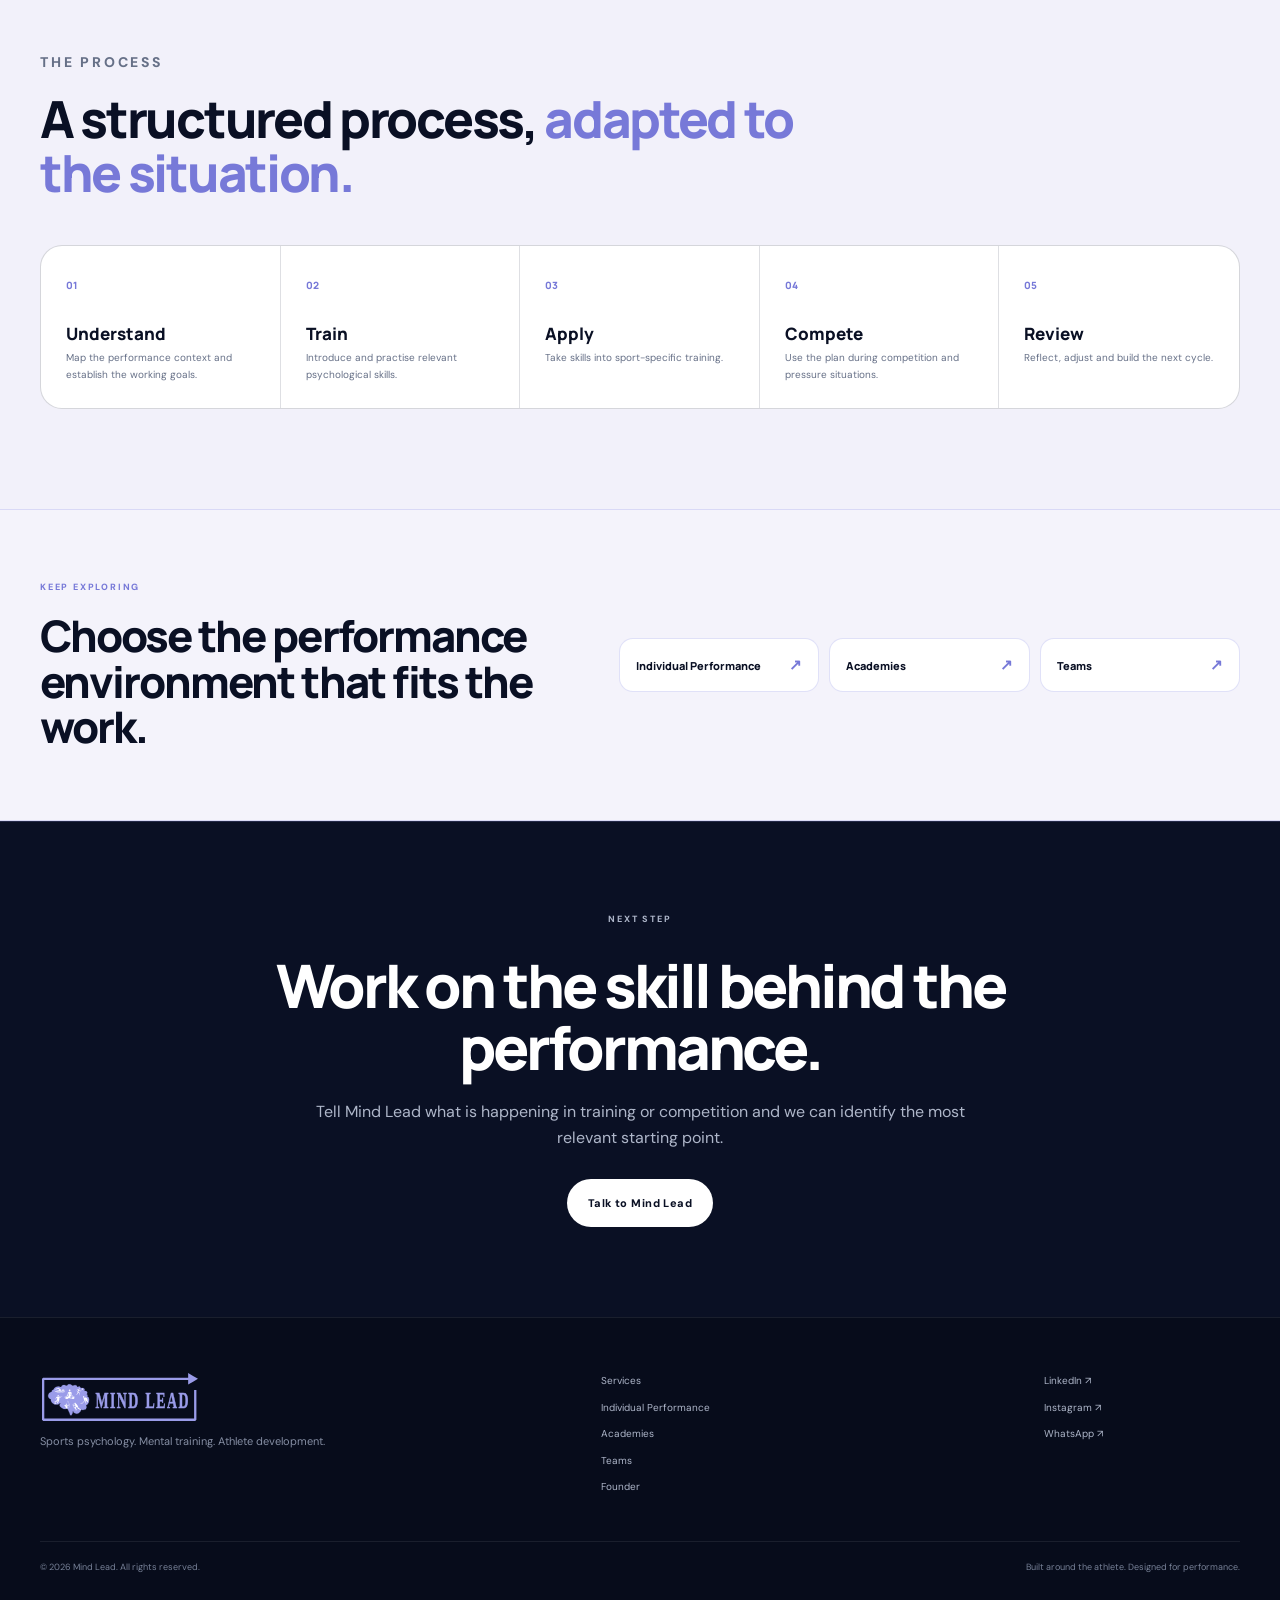
<file: individual-performance.html>
<!DOCTYPE html>
<html lang="en">
<head>
  <meta charset="UTF-8">
  <meta name="viewport" content="width=device-width, initial-scale=1.0">
  <title>Individual Athlete Mental Training | Mind Lead</title>
  <meta name="description" content="One-to-one sports psychology and mental skills training tailored to an athlete’s sport, role, performance needs and competition demands.">
  <meta name="robots" content="index, follow, max-image-preview:large, max-snippet:-1, max-video-preview:-1">
  <meta name="googlebot" content="index, follow, max-image-preview:large, max-snippet:-1, max-video-preview:-1">
  <meta name="author" content="Mind Lead">
  <meta name="theme-color" content="#0b1024">
  <link rel="canonical" href="https://www.mindlead.co.in/individual-performance.html">
  <link rel="icon" type="image/svg+xml" href="/favicon.svg">
  <link rel="apple-touch-icon" href="/assets/brand/apple-touch-icon.png">
  <link rel="preconnect" href="https://fonts.googleapis.com">
  <link rel="preconnect" href="https://fonts.gstatic.com" crossorigin>
  <link href="https://fonts.googleapis.com/css2?family=DM+Sans:wght@400;500;600;700&family=Manrope:wght@500;600;700;800&display=swap" rel="stylesheet">
  <link rel="stylesheet" href="styles.css">
  <meta property="og:locale" content="en_IN">
  <meta property="og:site_name" content="Mind Lead">
  <meta property="og:type" content="website">
  <meta property="og:title" content="Individual Athlete Mental Training | Mind Lead">
  <meta property="og:description" content="One-to-one sports psychology and mental skills training tailored to an athlete’s sport, role, performance needs and competition demands.">
  <meta property="og:url" content="https://www.mindlead.co.in/individual-performance.html">
  <meta property="og:image" content="https://www.mindlead.co.in/assets/hero/mindlead-social-preview.jpg">
  <meta property="og:image:secure_url" content="https://www.mindlead.co.in/assets/hero/mindlead-social-preview.jpg">
  <meta property="og:image:type" content="image/jpeg">
  <meta property="og:image:width" content="1200">
  <meta property="og:image:height" content="630">
  <meta property="og:image:alt" content="Sporting equipment representing the sports and performance psychology work of Mind Lead">
  <meta name="twitter:card" content="summary_large_image">
  <meta name="twitter:title" content="Individual Athlete Mental Training | Mind Lead">
  <meta name="twitter:description" content="One-to-one sports psychology and mental skills training tailored to an athlete’s sport, role, performance needs and competition demands.">
  <meta name="twitter:image" content="https://www.mindlead.co.in/assets/hero/mindlead-social-preview.jpg">
  <meta name="twitter:image:alt" content="Sporting equipment representing the sports and performance psychology work of Mind Lead">
  <script type="application/ld+json">{"@context":"https://schema.org","@graph":[{"@type":"WebPage","@id":"https://www.mindlead.co.in/individual-performance.html#webpage","url":"https://www.mindlead.co.in/individual-performance.html","name":"Individual Athlete Mental Training | Mind Lead","description":"One-to-one sports psychology and mental skills training tailored to an athlete’s sport, role, performance needs and competition demands.","isPartOf":{"@id":"https://www.mindlead.co.in/#website"},"about":{"@id":"https://www.mindlead.co.in/#organization"},"inLanguage":"en-IN"},{"@type":"Service","@id":"https://www.mindlead.co.in/individual-performance.html#service","name":"Individual athlete mental training","serviceType":"Individual athlete mental training","description":"One-to-one sport-specific psychological skills and competition preparation.","provider":{"@id":"https://www.mindlead.co.in/#organization"},"areaServed":{"@type":"Country","name":"India"},"url":"https://www.mindlead.co.in/individual-performance.html"},{"@type":"BreadcrumbList","itemListElement":[{"@type":"ListItem","position":1,"name":"Home","item":"https://www.mindlead.co.in/"},{"@type":"ListItem","position":2,"name":"Services","item":"https://www.mindlead.co.in/services.html"},{"@type":"ListItem","position":3,"name":"Individual athlete mental training","item":"https://www.mindlead.co.in/individual-performance.html"}]}]}</script>
</head>
<body>
<div class="announcement"><span>SPORT · PERFORMANCE · PSYCHOLOGY</span><span>Mind Lead</span></div>
<header class="site-header" id="top">
<a aria-label="Mind Lead home" class="brand brand-logo" href="index.html"><img alt="Mind Lead" class="site-logo" decoding="async" loading="lazy" src="assets/brand/nav-logo.svg"/></a>
<button aria-expanded="false" aria-label="Open menu" class="menu-toggle" type="button"><span></span><span></span><span></span></button>
<nav class="main-nav"><a href="index.html#work">What We Work On</a><a href="services.html">Services</a><a href="index.html#method">Method</a><a href="index.html#partnerships">Our Work &amp; Partnerships</a><a href="index.html#founder">Founder</a><a class="nav-cta" href="index.html#contact">Start a Conversation</a></nav>
</header>
<div class="page-nav"><div class="section-shell page-nav-inner"><a href="services.html">← All Services</a><a href="index.html">Mind Lead Home</a></div></div>
<main>
<section class="page-hero individual-page"><div class="section-shell page-hero-grid"><div class="reveal"><p class="eyebrow">ONE-TO-ONE MENTAL TRAINING</p><h1>Individual Performance</h1><p class="page-hero-lead">Structured sport-specific mental training for athletes who want to understand their performance patterns and build skills they can use in training and competition.</p><div class="hero-actions"><a class="button button-primary" href="index.html#contact">Start an Enquiry</a><a class="button button-ghost" href="#approach">See the Approach</a></div></div><div class="page-hero-card reveal" style="--page-hero-image:url('assets/sports/archery.jpg')"><span class="number">01</span><h2>The athlete is not the problem to fix.</h2><p>The starting point is the performance situation: what happens, when it happens, what the athlete notices, and what can be trained.</p></div></div></section>
<section class="page-section" id="approach"><div class="section-shell"><div class="page-heading reveal"><p class="eyebrow">WHAT THE WORK CAN INCLUDE</p><h2>From performance concern to practical skill.</h2><p>Individual work is shaped around the athlete's sport, age, role, goals and current environment. The programme can involve the athlete alone or, where appropriate, coordinated support with parents and coaches.</p></div><div class="page-cards"><article class="page-card reveal"><span class="card-num">01</span><h3>Performance assessment</h3><p>Understand the athlete's context, goals, strengths, challenges and performance patterns.</p><ul class="check-list"><li>Sport and role</li><li>Current performance concern</li><li>Existing routines and coping strategies</li></ul></article>
<article class="page-card reveal"><span class="card-num">02</span><h3>Mental skills training</h3><p>Build practical skills around the needs identified in the assessment.</p><ul class="check-list"><li>Focus and attention</li><li>Confidence and self-belief</li><li>Pressure regulation</li><li>Emotional control</li></ul></article>
<article class="page-card reveal"><span class="card-num">03</span><h3>Competition preparation</h3><p>Translate skills into a plan that can be rehearsed before competition.</p><ul class="check-list"><li>Pre-performance routine</li><li>Visualisation</li><li>Reset cues</li><li>Competition plan</li></ul></article></div></div></section>
<section class="page-section tinted"><div class="section-shell"><div class="page-heading reveal"><p class="eyebrow">THE PROCESS</p><h2>A structured process, <em>adapted to the situation.</em></h2></div><div class="process-bar reveal"><div><span>01</span><h3>Understand</h3><p>Map the performance context and establish the working goals.</p></div>
<div><span>02</span><h3>Train</h3><p>Introduce and practise relevant psychological skills.</p></div>
<div><span>03</span><h3>Apply</h3><p>Take skills into sport-specific training.</p></div>
<div><span>04</span><h3>Compete</h3><p>Use the plan during competition and pressure situations.</p></div>
<div><span>05</span><h3>Review</h3><p>Reflect, adjust and build the next cycle.</p></div></div></div></section>
<section class="service-rail"><div class="section-shell service-rail-inner reveal"><div><p class="eyebrow">KEEP EXPLORING</p><h2>Choose the performance environment that fits the work.</h2></div><div class="service-rail-links"><a href="individual-performance.html">Individual Performance <span>↗</span></a><a href="academies.html">Academies <span>↗</span></a><a href="teams.html">Teams <span>↗</span></a></div></div></section>
<section class="page-cta"><div class="section-shell reveal"><p class="eyebrow">NEXT STEP</p><h2>Work on the skill behind the performance.</h2><p>Tell Mind Lead what is happening in training or competition and we can identify the most relevant starting point.</p><a class="button button-light" href="index.html#contact">Talk to Mind Lead</a></div></section>
</main>
<footer class="site-footer"><div class="section-shell footer-inner"><div><a aria-label="Mind Lead home" class="brand brand-logo footer-brand" href="index.html"><img alt="Mind Lead" class="site-logo" decoding="async" loading="lazy" src="assets/brand/nav-logo.svg"/></a><p>Sports psychology. Mental training. Athlete development.</p></div><div class="footer-links"><a href="services.html">Services</a><a href="individual-performance.html">Individual Performance</a><a href="academies.html">Academies</a><a href="teams.html">Teams</a><a href="index.html#founder">Founder</a></div><div class="footer-social"><a href="https://www.linkedin.com/company/mind-lead/" target="_blank">LinkedIn ↗</a><a href="https://www.instagram.com/mindlead.co/" target="_blank">Instagram ↗</a><a href="https://wa.me/919490309983" target="_blank">WhatsApp ↗</a></div></div><div class="section-shell footer-bottom"><span>© <span id="year"></span> Mind Lead. All rights reserved.</span><span>Built around the athlete. Designed for performance.</span></div></footer>

<a class="mobile-whatsapp-float" href="https://wa.me/919490309983?text=Hello%20Mind%20Lead%2C%20I%E2%80%99d%20like%20to%20know%20more%20about%20your%20services." target="_blank" rel="noopener noreferrer" aria-label="Chat with Mind Lead on WhatsApp">
  <svg viewBox="0 0 32 32" aria-hidden="true" focusable="false"><path fill="currentColor" d="M16.02 3.2c-7.05 0-12.78 5.72-12.78 12.76 0 2.25.59 4.45 1.71 6.4L3.13 28.8l6.61-1.73a12.78 12.78 0 0 0 6.27 1.64h.01c7.04 0 12.77-5.73 12.78-12.77a12.7 12.7 0 0 0-3.75-9.04 12.7 12.7 0 0 0-9.03-3.7Zm0 23.35h-.01a10.6 10.6 0 0 1-5.4-1.48l-.39-.23-3.92 1.03 1.05-3.82-.25-.4a10.57 10.57 0 0 1-1.63-5.68c0-5.83 4.74-10.57 10.57-10.57 2.82 0 5.47 1.1 7.46 3.1a10.5 10.5 0 0 1 3.1 7.47c0 5.83-4.75 10.58-10.58 10.58Zm5.8-7.92c-.32-.16-1.88-.93-2.17-1.03-.29-.1-.5-.16-.7.16-.2.32-.8 1.03-.98 1.24-.18.2-.36.23-.68.08-.32-.16-1.35-.5-2.57-1.59-.95-.84-1.6-1.88-1.79-2.2-.18-.32-.02-.49.14-.65.14-.14.32-.36.48-.54.16-.18.21-.31.32-.52.1-.2.05-.39-.03-.54-.08-.16-.71-1.72-.98-2.35-.26-.62-.52-.53-.71-.54h-.61c-.2 0-.54.08-.83.39-.29.31-1.09 1.06-1.09 2.59s1.12 3 1.28 3.21c.16.2 2.2 3.36 5.33 4.71.74.32 1.32.51 1.77.65.74.24 1.42.2 1.95.12.6-.09 1.88-.77 2.14-1.52.27-.75.27-1.4.19-1.53-.08-.13-.29-.21-.61-.37Z"/></svg>
</a>
<script defer="" src="script.js"></script>
</body></html>
</file>
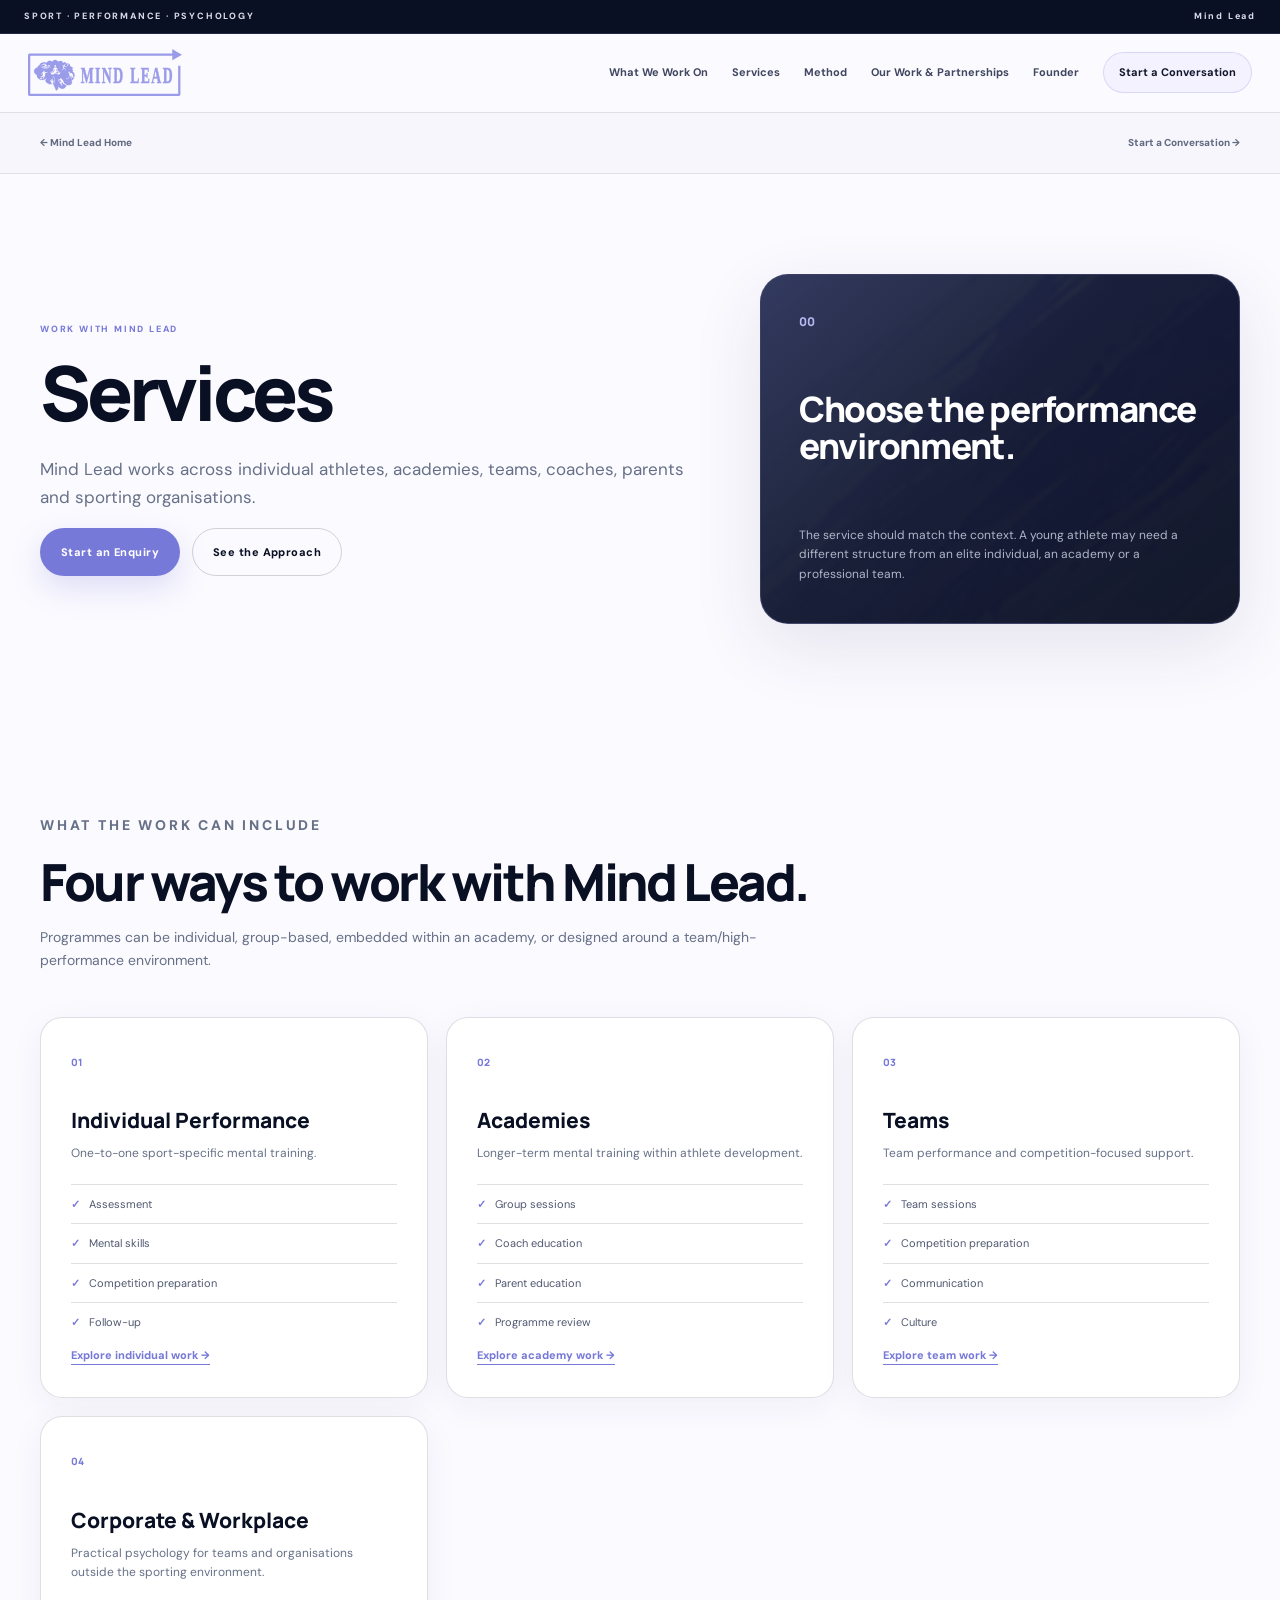
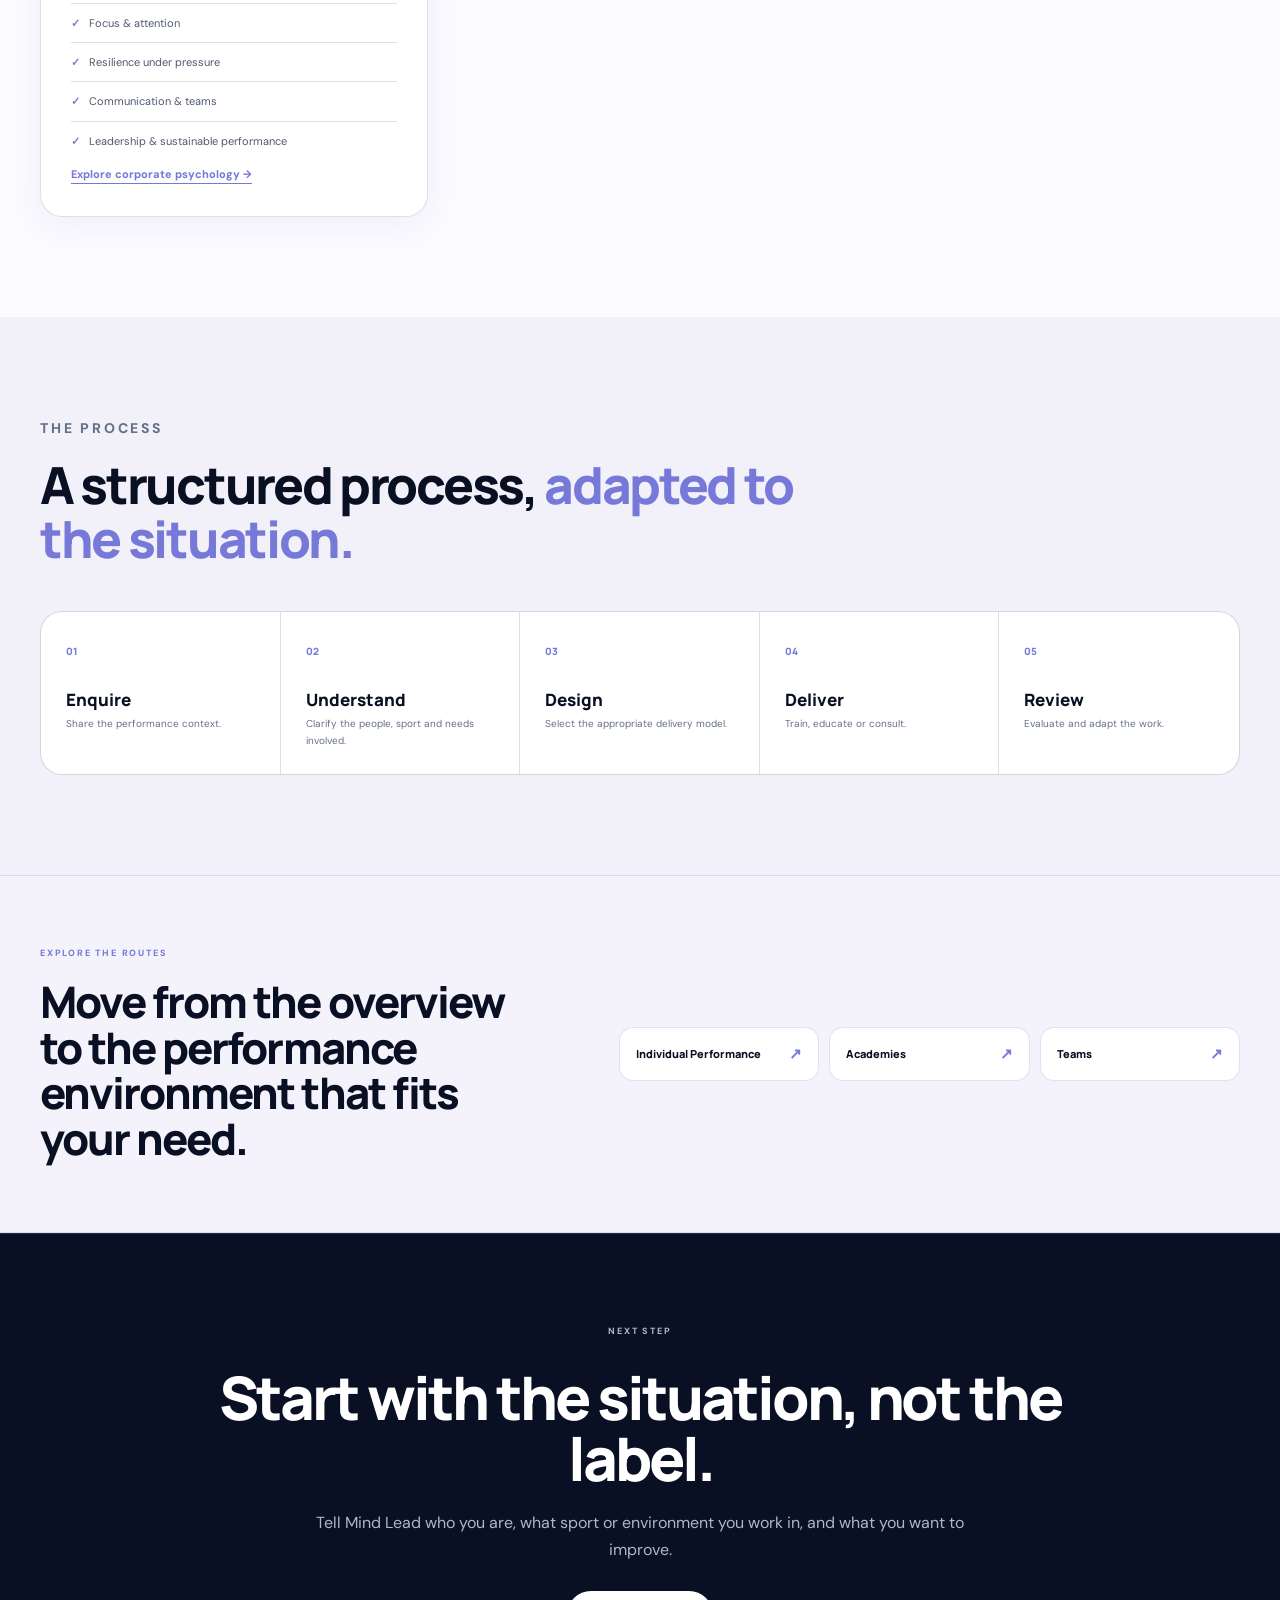
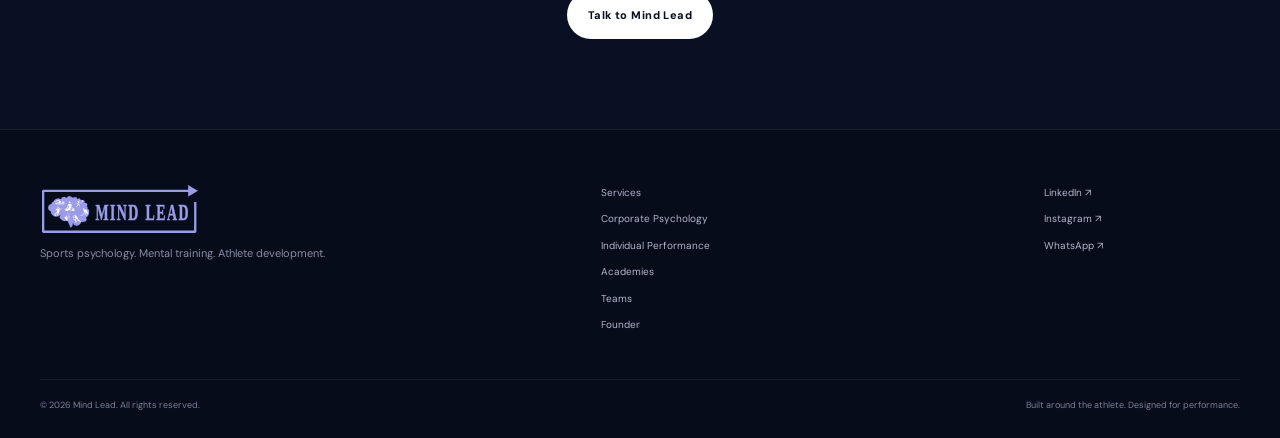
<file: services.html>
<!DOCTYPE html>
<html lang="en">
<head>
  <meta charset="UTF-8">
  <meta name="viewport" content="width=device-width, initial-scale=1.0">
  <title>Sports Psychology Services for Athletes &amp; Teams | Mind Lead</title>
  <meta name="description" content="Explore Mind Lead services: individual athlete mental training, academy programmes, team performance support, and corporate workplace psychology.">
  <meta name="robots" content="index, follow, max-image-preview:large, max-snippet:-1, max-video-preview:-1">
  <meta name="googlebot" content="index, follow, max-image-preview:large, max-snippet:-1, max-video-preview:-1">
  <meta name="author" content="Mind Lead">
  <meta name="theme-color" content="#0b1024">
  <link rel="canonical" href="https://www.mindlead.co.in/services.html">
  <link rel="icon" type="image/svg+xml" href="/favicon.svg">
  <link rel="apple-touch-icon" href="/assets/brand/apple-touch-icon.png">
  <link rel="preconnect" href="https://fonts.googleapis.com">
  <link rel="preconnect" href="https://fonts.gstatic.com" crossorigin>
  <link href="https://fonts.googleapis.com/css2?family=DM+Sans:wght@400;500;600;700&family=Manrope:wght@500;600;700;800&display=swap" rel="stylesheet">
  <link rel="stylesheet" href="styles.css">
  <meta property="og:locale" content="en_IN">
  <meta property="og:site_name" content="Mind Lead">
  <meta property="og:type" content="website">
  <meta property="og:title" content="Sports Psychology Services for Athletes &amp; Teams | Mind Lead">
  <meta property="og:description" content="Explore Mind Lead services: individual athlete mental training, academy programmes, team performance support, and corporate workplace psychology.">
  <meta property="og:url" content="https://www.mindlead.co.in/services.html">
  <meta property="og:image" content="https://www.mindlead.co.in/assets/hero/mindlead-social-preview.jpg">
  <meta property="og:image:secure_url" content="https://www.mindlead.co.in/assets/hero/mindlead-social-preview.jpg">
  <meta property="og:image:type" content="image/jpeg">
  <meta property="og:image:width" content="1200">
  <meta property="og:image:height" content="630">
  <meta property="og:image:alt" content="Sporting equipment representing the sports and performance psychology work of Mind Lead">
  <meta name="twitter:card" content="summary_large_image">
  <meta name="twitter:title" content="Sports Psychology Services for Athletes &amp; Teams | Mind Lead">
  <meta name="twitter:description" content="Explore Mind Lead services: individual athlete mental training, academy programmes, team performance support, and corporate workplace psychology.">
  <meta name="twitter:image" content="https://www.mindlead.co.in/assets/hero/mindlead-social-preview.jpg">
  <meta name="twitter:image:alt" content="Sporting equipment representing the sports and performance psychology work of Mind Lead">
  <script type="application/ld+json">{"@context":"https://schema.org","@graph":[{"@type":"WebPage","@id":"https://www.mindlead.co.in/services.html#webpage","url":"https://www.mindlead.co.in/services.html","name":"Sports Psychology Services for Athletes & Teams | Mind Lead","description":"Explore Mind Lead services: individual athlete mental training, academy programmes, team performance support, and corporate workplace psychology.","isPartOf":{"@id":"https://www.mindlead.co.in/#website"},"about":{"@id":"https://www.mindlead.co.in/#organization"},"inLanguage":"en-IN"},{"@type":"Service","@id":"https://www.mindlead.co.in/services.html#service","name":"Sports psychology and performance services","serviceType":"Sports psychology and performance services","description":"An overview of individual, academy, team and workplace psychology support.","provider":{"@id":"https://www.mindlead.co.in/#organization"},"areaServed":{"@type":"Country","name":"India"},"url":"https://www.mindlead.co.in/services.html"},{"@type":"BreadcrumbList","itemListElement":[{"@type":"ListItem","position":1,"name":"Home","item":"https://www.mindlead.co.in/"},{"@type":"ListItem","position":2,"name":"Services","item":"https://www.mindlead.co.in/services.html"}]}]}</script>
</head>
<body>
<div class="announcement"><span>SPORT · PERFORMANCE · PSYCHOLOGY</span><span>Mind Lead</span></div>
<header class="site-header" id="top">
<a aria-label="Mind Lead home" class="brand brand-logo" href="index.html"><img alt="Mind Lead" class="site-logo" decoding="async" loading="lazy" src="assets/brand/nav-logo.svg"/></a>
<button aria-expanded="false" aria-label="Open menu" class="menu-toggle" type="button"><span></span><span></span><span></span></button>
<nav class="main-nav"><a href="index.html#work">What We Work On</a><a href="services.html">Services</a><a href="index.html#method">Method</a><a href="index.html#partnerships">Our Work &amp; Partnerships</a><a href="index.html#founder">Founder</a><a class="nav-cta" href="index.html#contact">Start a Conversation</a></nav>
</header>
<div class="page-nav"><div class="section-shell page-nav-inner"><a href="index.html">← Mind Lead Home</a><a href="index.html#contact">Start a Conversation →</a></div></div>
<main>
<section class="page-hero services-page"><div class="section-shell page-hero-grid"><div class="reveal"><p class="eyebrow">WORK WITH MIND LEAD</p><h1>Services</h1><p class="page-hero-lead">Mind Lead works across individual athletes, academies, teams, coaches, parents and sporting organisations.</p><div class="hero-actions"><a class="button button-primary" href="index.html#contact">Start an Enquiry</a><a class="button button-ghost" href="#approach">See the Approach</a></div></div><div class="page-hero-card reveal" style="--page-hero-image:url('assets/backgrounds/lavender-brush.jpg')"><span class="number">00</span><h2>Choose the performance environment.</h2><p>The service should match the context. A young athlete may need a different structure from an elite individual, an academy or a professional team.</p></div></div></section>
<section class="page-section" id="approach"><div class="section-shell"><div class="page-heading reveal"><p class="eyebrow">WHAT THE WORK CAN INCLUDE</p><h2>Four ways to work with Mind Lead.</h2><p>Programmes can be individual, group-based, embedded within an academy, or designed around a team/high-performance environment.</p></div><div class="page-cards"><article class="page-card reveal"><span class="card-num">01</span><h3>Individual Performance</h3><p>One-to-one sport-specific mental training.</p><ul class="check-list"><li>Assessment</li><li>Mental skills</li><li>Competition preparation</li><li>Follow-up</li></ul><a class="text-link" href="individual-performance.html">Explore individual work →</a></article>
<article class="page-card reveal"><span class="card-num">02</span><h3>Academies</h3><p>Longer-term mental training within athlete development.</p><ul class="check-list"><li>Group sessions</li><li>Coach education</li><li>Parent education</li><li>Programme review</li></ul><a class="text-link" href="academies.html">Explore academy work →</a></article>
<article class="page-card reveal"><span class="card-num">03</span><h3>Teams</h3><p>Team performance and competition-focused support.</p><ul class="check-list"><li>Team sessions</li><li>Competition preparation</li><li>Communication</li><li>Culture</li></ul><a class="text-link" href="teams.html">Explore team work →</a></article>
<article class="page-card reveal"><span class="card-num">04</span><h3>Corporate &amp; Workplace</h3><p>Practical psychology for teams and organisations outside the sporting environment.</p><ul class="check-list"><li>Focus &amp; attention</li><li>Resilience under pressure</li><li>Communication &amp; teams</li><li>Leadership &amp; sustainable performance</li></ul><a class="text-link" href="corporate-psychology.html">Explore corporate psychology →</a></article></div></div></section>
<section class="page-section tinted"><div class="section-shell"><div class="page-heading reveal"><p class="eyebrow">THE PROCESS</p><h2>A structured process, <em>adapted to the situation.</em></h2></div><div class="process-bar reveal"><div><span>01</span><h3>Enquire</h3><p>Share the performance context.</p></div>
<div><span>02</span><h3>Understand</h3><p>Clarify the people, sport and needs involved.</p></div>
<div><span>03</span><h3>Design</h3><p>Select the appropriate delivery model.</p></div>
<div><span>04</span><h3>Deliver</h3><p>Train, educate or consult.</p></div>
<div><span>05</span><h3>Review</h3><p>Evaluate and adapt the work.</p></div></div></div></section>
<section class="service-rail"><div class="section-shell service-rail-inner reveal"><div><p class="eyebrow">EXPLORE THE ROUTES</p><h2>Move from the overview to the performance environment that fits your need.</h2></div><div class="service-rail-links"><a href="individual-performance.html">Individual Performance <span>↗</span></a><a href="academies.html">Academies <span>↗</span></a><a href="teams.html">Teams <span>↗</span></a></div></div></section>
<section class="page-cta"><div class="section-shell reveal"><p class="eyebrow">NEXT STEP</p><h2>Start with the situation, not the label.</h2><p>Tell Mind Lead who you are, what sport or environment you work in, and what you want to improve.</p><a class="button button-light" href="index.html#contact">Talk to Mind Lead</a></div></section>
</main>
<footer class="site-footer"><div class="section-shell footer-inner"><div><a aria-label="Mind Lead home" class="brand brand-logo footer-brand" href="index.html"><img alt="Mind Lead" class="site-logo" decoding="async" loading="lazy" src="assets/brand/nav-logo.svg"/></a><p>Sports psychology. Mental training. Athlete development.</p></div><div class="footer-links"><a href="services.html">Services</a><a href="corporate-psychology.html">Corporate Psychology</a><a href="individual-performance.html">Individual Performance</a><a href="academies.html">Academies</a><a href="teams.html">Teams</a><a href="index.html#founder">Founder</a></div><div class="footer-social"><a href="https://www.linkedin.com/company/mind-lead/" target="_blank">LinkedIn ↗</a><a href="https://www.instagram.com/mindlead.co/" target="_blank">Instagram ↗</a><a href="https://wa.me/919490309983" target="_blank">WhatsApp ↗</a></div></div><div class="section-shell footer-bottom"><span>© <span id="year"></span> Mind Lead. All rights reserved.</span><span>Built around the athlete. Designed for performance.</span></div></footer>

<a class="mobile-whatsapp-float" href="https://wa.me/919490309983?text=Hello%20Mind%20Lead%2C%20I%E2%80%99d%20like%20to%20know%20more%20about%20your%20services." target="_blank" rel="noopener noreferrer" aria-label="Chat with Mind Lead on WhatsApp">
  <svg viewBox="0 0 32 32" aria-hidden="true" focusable="false"><path fill="currentColor" d="M16.02 3.2c-7.05 0-12.78 5.72-12.78 12.76 0 2.25.59 4.45 1.71 6.4L3.13 28.8l6.61-1.73a12.78 12.78 0 0 0 6.27 1.64h.01c7.04 0 12.77-5.73 12.78-12.77a12.7 12.7 0 0 0-3.75-9.04 12.7 12.7 0 0 0-9.03-3.7Zm0 23.35h-.01a10.6 10.6 0 0 1-5.4-1.48l-.39-.23-3.92 1.03 1.05-3.82-.25-.4a10.57 10.57 0 0 1-1.63-5.68c0-5.83 4.74-10.57 10.57-10.57 2.82 0 5.47 1.1 7.46 3.1a10.5 10.5 0 0 1 3.1 7.47c0 5.83-4.75 10.58-10.58 10.58Zm5.8-7.92c-.32-.16-1.88-.93-2.17-1.03-.29-.1-.5-.16-.7.16-.2.32-.8 1.03-.98 1.24-.18.2-.36.23-.68.08-.32-.16-1.35-.5-2.57-1.59-.95-.84-1.6-1.88-1.79-2.2-.18-.32-.02-.49.14-.65.14-.14.32-.36.48-.54.16-.18.21-.31.32-.52.1-.2.05-.39-.03-.54-.08-.16-.71-1.72-.98-2.35-.26-.62-.52-.53-.71-.54h-.61c-.2 0-.54.08-.83.39-.29.31-1.09 1.06-1.09 2.59s1.12 3 1.28 3.21c.16.2 2.2 3.36 5.33 4.71.74.32 1.32.51 1.77.65.74.24 1.42.2 1.95.12.6-.09 1.88-.77 2.14-1.52.27-.75.27-1.4.19-1.53-.08-.13-.29-.21-.61-.37Z"/></svg>
</a>
<script defer="" src="script.js"></script>
</body></html>
</file>
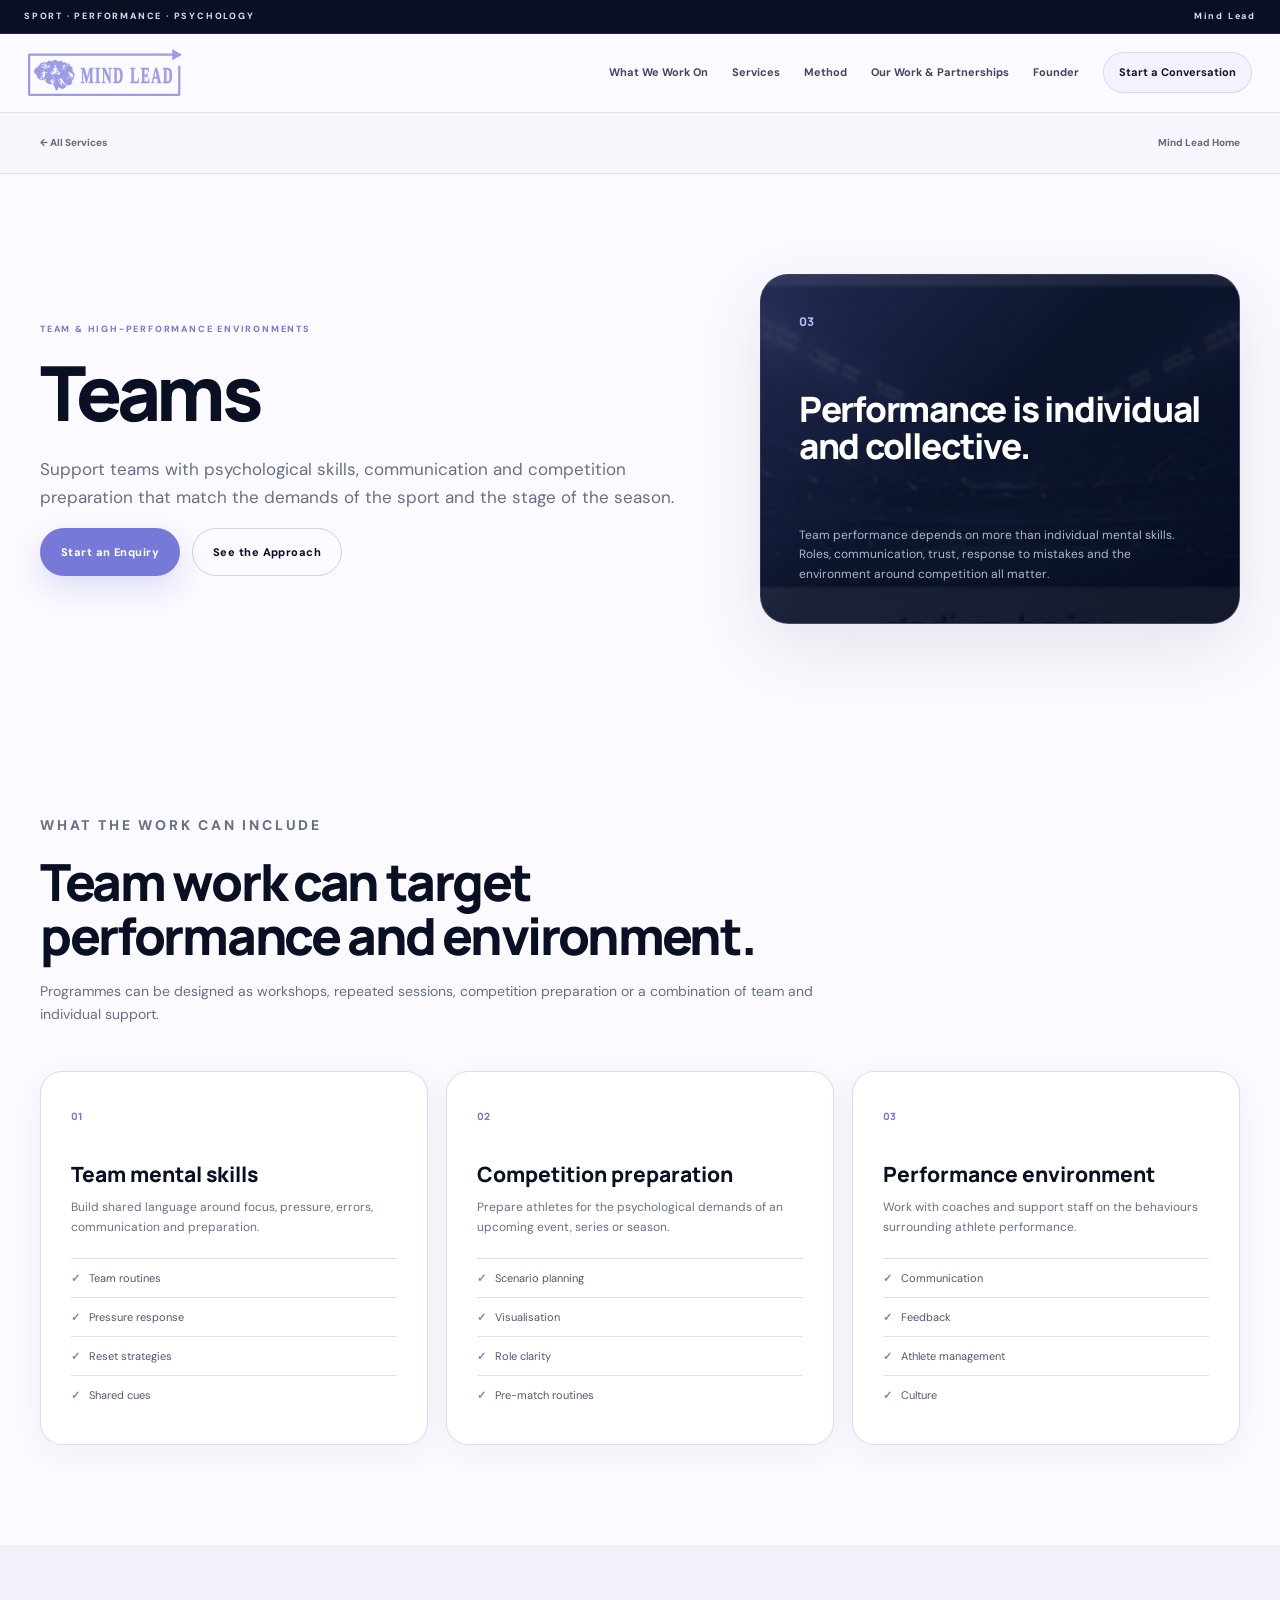
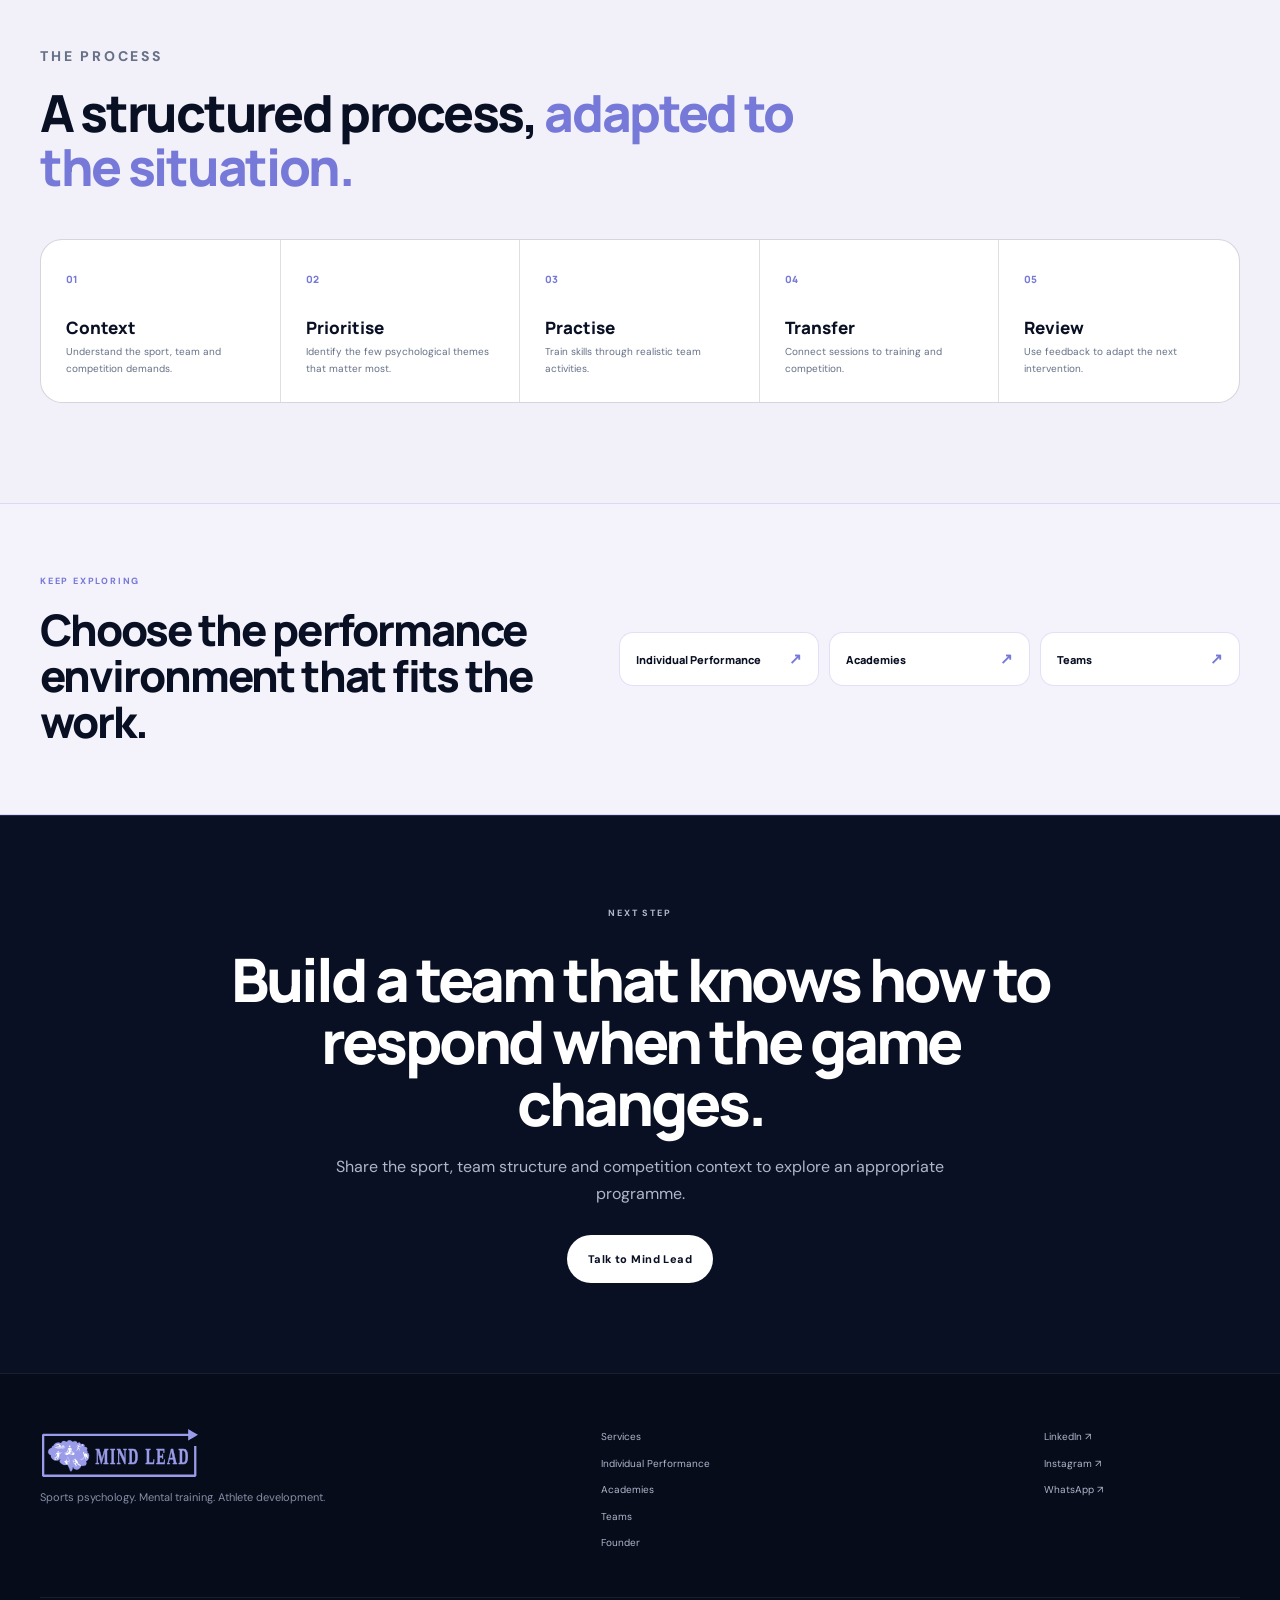
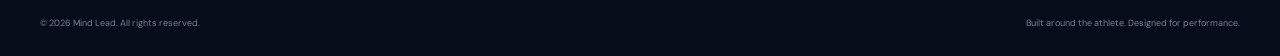
<file: teams.html>
<!DOCTYPE html>
<html lang="en">
<head>
  <meta charset="UTF-8">
  <meta name="viewport" content="width=device-width, initial-scale=1.0">
  <title>Team Sports Psychology &amp; Performance Support | Mind Lead</title>
  <meta name="description" content="Build team communication, confidence, competition preparation and practical psychological skills with Mind Lead performance support.">
  <meta name="robots" content="index, follow, max-image-preview:large, max-snippet:-1, max-video-preview:-1">
  <meta name="googlebot" content="index, follow, max-image-preview:large, max-snippet:-1, max-video-preview:-1">
  <meta name="author" content="Mind Lead">
  <meta name="theme-color" content="#0b1024">
  <link rel="canonical" href="https://www.mindlead.co.in/teams.html">
  <link rel="icon" type="image/svg+xml" href="/favicon.svg">
  <link rel="apple-touch-icon" href="/assets/brand/apple-touch-icon.png">
  <link rel="preconnect" href="https://fonts.googleapis.com">
  <link rel="preconnect" href="https://fonts.gstatic.com" crossorigin>
  <link href="https://fonts.googleapis.com/css2?family=DM+Sans:wght@400;500;600;700&family=Manrope:wght@500;600;700;800&display=swap" rel="stylesheet">
  <link rel="stylesheet" href="styles.css">
  <meta property="og:locale" content="en_IN">
  <meta property="og:site_name" content="Mind Lead">
  <meta property="og:type" content="website">
  <meta property="og:title" content="Team Sports Psychology &amp; Performance Support | Mind Lead">
  <meta property="og:description" content="Build team communication, confidence, competition preparation and practical psychological skills with Mind Lead performance support.">
  <meta property="og:url" content="https://www.mindlead.co.in/teams.html">
  <meta property="og:image" content="https://www.mindlead.co.in/assets/hero/mindlead-social-preview.jpg">
  <meta property="og:image:secure_url" content="https://www.mindlead.co.in/assets/hero/mindlead-social-preview.jpg">
  <meta property="og:image:type" content="image/jpeg">
  <meta property="og:image:width" content="1200">
  <meta property="og:image:height" content="630">
  <meta property="og:image:alt" content="Sporting equipment representing the sports and performance psychology work of Mind Lead">
  <meta name="twitter:card" content="summary_large_image">
  <meta name="twitter:title" content="Team Sports Psychology &amp; Performance Support | Mind Lead">
  <meta name="twitter:description" content="Build team communication, confidence, competition preparation and practical psychological skills with Mind Lead performance support.">
  <meta name="twitter:image" content="https://www.mindlead.co.in/assets/hero/mindlead-social-preview.jpg">
  <meta name="twitter:image:alt" content="Sporting equipment representing the sports and performance psychology work of Mind Lead">
  <script type="application/ld+json">{"@context":"https://schema.org","@graph":[{"@type":"WebPage","@id":"https://www.mindlead.co.in/teams.html#webpage","url":"https://www.mindlead.co.in/teams.html","name":"Team Sports Psychology & Performance Support | Mind Lead","description":"Build team communication, confidence, competition preparation and practical psychological skills with Mind Lead performance support.","isPartOf":{"@id":"https://www.mindlead.co.in/#website"},"about":{"@id":"https://www.mindlead.co.in/#organization"},"inLanguage":"en-IN"},{"@type":"Service","@id":"https://www.mindlead.co.in/teams.html#service","name":"Team performance psychology","serviceType":"Team performance psychology","description":"Psychological skills, communication and competition support for sporting teams.","provider":{"@id":"https://www.mindlead.co.in/#organization"},"areaServed":{"@type":"Country","name":"India"},"url":"https://www.mindlead.co.in/teams.html"},{"@type":"BreadcrumbList","itemListElement":[{"@type":"ListItem","position":1,"name":"Home","item":"https://www.mindlead.co.in/"},{"@type":"ListItem","position":2,"name":"Services","item":"https://www.mindlead.co.in/services.html"},{"@type":"ListItem","position":3,"name":"Team performance psychology","item":"https://www.mindlead.co.in/teams.html"}]}]}</script>
</head>
<body>
<div class="announcement"><span>SPORT · PERFORMANCE · PSYCHOLOGY</span><span>Mind Lead</span></div>
<header class="site-header" id="top">
<a aria-label="Mind Lead home" class="brand brand-logo" href="index.html"><img alt="Mind Lead" class="site-logo" decoding="async" loading="lazy" src="assets/brand/nav-logo.svg"/></a>
<button aria-expanded="false" aria-label="Open menu" class="menu-toggle" type="button"><span></span><span></span><span></span></button>
<nav class="main-nav"><a href="index.html#work">What We Work On</a><a href="services.html">Services</a><a href="index.html#method">Method</a><a href="index.html#partnerships">Our Work &amp; Partnerships</a><a href="index.html#founder">Founder</a><a class="nav-cta" href="index.html#contact">Start a Conversation</a></nav>
</header>
<div class="page-nav"><div class="section-shell page-nav-inner"><a href="services.html">← All Services</a><a href="index.html">Mind Lead Home</a></div></div>
<main>
<section class="page-hero teams-page"><div class="section-shell page-hero-grid"><div class="reveal"><p class="eyebrow">TEAM &amp; HIGH-PERFORMANCE ENVIRONMENTS</p><h1>Teams</h1><p class="page-hero-lead">Support teams with psychological skills, communication and competition preparation that match the demands of the sport and the stage of the season.</p><div class="hero-actions"><a class="button button-primary" href="index.html#contact">Start an Enquiry</a><a class="button button-ghost" href="#approach">See the Approach</a></div></div><div class="page-hero-card reveal" style="--page-hero-image:url('assets/backgrounds/stadium.jpg')"><span class="number">03</span><h2>Performance is individual and collective.</h2><p>Team performance depends on more than individual mental skills. Roles, communication, trust, response to mistakes and the environment around competition all matter.</p></div></div></section>
<section class="page-section" id="approach"><div class="section-shell"><div class="page-heading reveal"><p class="eyebrow">WHAT THE WORK CAN INCLUDE</p><h2>Team work can target performance and environment.</h2><p>Programmes can be designed as workshops, repeated sessions, competition preparation or a combination of team and individual support.</p></div><div class="page-cards"><article class="page-card reveal"><span class="card-num">01</span><h3>Team mental skills</h3><p>Build shared language around focus, pressure, errors, communication and preparation.</p><ul class="check-list"><li>Team routines</li><li>Pressure response</li><li>Reset strategies</li><li>Shared cues</li></ul></article>
<article class="page-card reveal"><span class="card-num">02</span><h3>Competition preparation</h3><p>Prepare athletes for the psychological demands of an upcoming event, series or season.</p><ul class="check-list"><li>Scenario planning</li><li>Visualisation</li><li>Role clarity</li><li>Pre-match routines</li></ul></article>
<article class="page-card reveal"><span class="card-num">03</span><h3>Performance environment</h3><p>Work with coaches and support staff on the behaviours surrounding athlete performance.</p><ul class="check-list"><li>Communication</li><li>Feedback</li><li>Athlete management</li><li>Culture</li></ul></article></div></div></section>
<section class="page-section tinted"><div class="section-shell"><div class="page-heading reveal"><p class="eyebrow">THE PROCESS</p><h2>A structured process, <em>adapted to the situation.</em></h2></div><div class="process-bar reveal"><div><span>01</span><h3>Context</h3><p>Understand the sport, team and competition demands.</p></div>
<div><span>02</span><h3>Prioritise</h3><p>Identify the few psychological themes that matter most.</p></div>
<div><span>03</span><h3>Practise</h3><p>Train skills through realistic team activities.</p></div>
<div><span>04</span><h3>Transfer</h3><p>Connect sessions to training and competition.</p></div>
<div><span>05</span><h3>Review</h3><p>Use feedback to adapt the next intervention.</p></div></div></div></section>
<section class="service-rail"><div class="section-shell service-rail-inner reveal"><div><p class="eyebrow">KEEP EXPLORING</p><h2>Choose the performance environment that fits the work.</h2></div><div class="service-rail-links"><a href="individual-performance.html">Individual Performance <span>↗</span></a><a href="academies.html">Academies <span>↗</span></a><a href="teams.html">Teams <span>↗</span></a></div></div></section>
<section class="page-cta"><div class="section-shell reveal"><p class="eyebrow">NEXT STEP</p><h2>Build a team that knows how to respond when the game changes.</h2><p>Share the sport, team structure and competition context to explore an appropriate programme.</p><a class="button button-light" href="index.html#contact">Talk to Mind Lead</a></div></section>
</main>
<footer class="site-footer"><div class="section-shell footer-inner"><div><a aria-label="Mind Lead home" class="brand brand-logo footer-brand" href="index.html"><img alt="Mind Lead" class="site-logo" decoding="async" loading="lazy" src="assets/brand/nav-logo.svg"/></a><p>Sports psychology. Mental training. Athlete development.</p></div><div class="footer-links"><a href="services.html">Services</a><a href="individual-performance.html">Individual Performance</a><a href="academies.html">Academies</a><a href="teams.html">Teams</a><a href="index.html#founder">Founder</a></div><div class="footer-social"><a href="https://www.linkedin.com/company/mind-lead/" target="_blank">LinkedIn ↗</a><a href="https://www.instagram.com/mindlead.co/" target="_blank">Instagram ↗</a><a href="https://wa.me/919490309983" target="_blank">WhatsApp ↗</a></div></div><div class="section-shell footer-bottom"><span>© <span id="year"></span> Mind Lead. All rights reserved.</span><span>Built around the athlete. Designed for performance.</span></div></footer>

<a class="mobile-whatsapp-float" href="https://wa.me/919490309983?text=Hello%20Mind%20Lead%2C%20I%E2%80%99d%20like%20to%20know%20more%20about%20your%20services." target="_blank" rel="noopener noreferrer" aria-label="Chat with Mind Lead on WhatsApp">
  <svg viewBox="0 0 32 32" aria-hidden="true" focusable="false"><path fill="currentColor" d="M16.02 3.2c-7.05 0-12.78 5.72-12.78 12.76 0 2.25.59 4.45 1.71 6.4L3.13 28.8l6.61-1.73a12.78 12.78 0 0 0 6.27 1.64h.01c7.04 0 12.77-5.73 12.78-12.77a12.7 12.7 0 0 0-3.75-9.04 12.7 12.7 0 0 0-9.03-3.7Zm0 23.35h-.01a10.6 10.6 0 0 1-5.4-1.48l-.39-.23-3.92 1.03 1.05-3.82-.25-.4a10.57 10.57 0 0 1-1.63-5.68c0-5.83 4.74-10.57 10.57-10.57 2.82 0 5.47 1.1 7.46 3.1a10.5 10.5 0 0 1 3.1 7.47c0 5.83-4.75 10.58-10.58 10.58Zm5.8-7.92c-.32-.16-1.88-.93-2.17-1.03-.29-.1-.5-.16-.7.16-.2.32-.8 1.03-.98 1.24-.18.2-.36.23-.68.08-.32-.16-1.35-.5-2.57-1.59-.95-.84-1.6-1.88-1.79-2.2-.18-.32-.02-.49.14-.65.14-.14.32-.36.48-.54.16-.18.21-.31.32-.52.1-.2.05-.39-.03-.54-.08-.16-.71-1.72-.98-2.35-.26-.62-.52-.53-.71-.54h-.61c-.2 0-.54.08-.83.39-.29.31-1.09 1.06-1.09 2.59s1.12 3 1.28 3.21c.16.2 2.2 3.36 5.33 4.71.74.32 1.32.51 1.77.65.74.24 1.42.2 1.95.12.6-.09 1.88-.77 2.14-1.52.27-.75.27-1.4.19-1.53-.08-.13-.29-.21-.61-.37Z"/></svg>
</a>
<script defer="" src="script.js"></script>
</body></html>
</file>
<file: styles.css>
:root{
  --bg:#070b12;--bg-2:#0b111a;--panel:#0f1620;--panel-2:#121b27;
  --ink:#f4f1e9;--muted:#9ba3ad;--muted-2:#737c88;--gold:#c9a657;--gold-soft:#e1c983;
  --line:rgba(255,255,255,.10);--line-gold:rgba(201,166,87,.26);--white:#fff;
  --max:1200px;--radius:18px;--shadow:0 25px 70px rgba(0,0,0,.32)
}
*{box-sizing:border-box}
html{scroll-behavior:smooth}
body{margin:0;background:var(--bg);color:var(--ink);font-family:"DM Sans",sans-serif;line-height:1.65;-webkit-font-smoothing:antialiased;overflow-x:hidden}
body.menu-open{overflow:hidden}
a{color:inherit;text-decoration:none}button{font:inherit}img{max-width:100%;display:block}
.section-shell{width:min(calc(100% - 48px),var(--max));margin:auto}
.section{padding:120px 0}
.announcement{height:34px;background:#04070c;color:#b9b2a2;display:flex;align-items:center;justify-content:space-between;padding:0 24px;font-size:9px;letter-spacing:.20em;font-weight:800;border-bottom:1px solid rgba(201,166,87,.10)}
.site-header{height:78px;display:flex;align-items:center;justify-content:space-between;padding:0 28px;position:sticky;top:0;z-index:50;background:rgba(7,11,18,.88);backdrop-filter:blur(18px);border-bottom:1px solid transparent;transition:.25s}
.site-header.scrolled{border-color:var(--line);box-shadow:0 10px 35px rgba(0,0,0,.25)}
.brand{font-family:"Manrope",sans-serif;font-weight:800;letter-spacing:.14em;font-size:19px;color:#fff}.brand span{color:var(--gold)}
.main-nav{display:flex;align-items:center;gap:24px;font-size:11px;font-weight:700;color:#c9cbd0}.main-nav a{transition:.2s}.main-nav a:hover{color:var(--gold)}
.nav-cta{padding:10px 15px;border:1px solid var(--line-gold);border-radius:999px;color:#fff!important}
.menu-toggle{display:none;border:0;background:none;width:42px;height:42px;padding:8px}.menu-toggle span{display:block;height:2px;background:#fff;margin:6px 0}
.hero{min-height:calc(100vh - 112px);display:grid;grid-template-columns:1.05fr .95fr;align-items:center;gap:70px;padding-top:80px;padding-bottom:80px;position:relative}
.hero:before{content:"";position:absolute;inset:0;pointer-events:none;background:radial-gradient(circle at 75% 50%,rgba(201,166,87,.08),transparent 34%),radial-gradient(circle at 10% 80%,rgba(70,100,150,.10),transparent 28%)}
.hero-copy,.hero-visual{position:relative;z-index:1}
.eyebrow{font-size:9px;font-weight:800;letter-spacing:.20em;color:var(--gold);margin:0 0 18px}
.hero h1{font:800 clamp(48px,6.2vw,84px)/.98 "Manrope",sans-serif;letter-spacing:-.055em;margin:0 0 28px;max-width:760px}.hero h1 em,.section-heading h2 em,.founder-copy h2 em,.cta-section h2 em{font-style:normal;color:var(--gold)}
.hero-lead{font-size:17px;color:#aeb5be;max-width:650px;margin:0 0 34px}.hero-actions,.cta-actions{display:flex;gap:12px;flex-wrap:wrap}
.button{display:inline-flex;align-items:center;justify-content:center;min-height:48px;padding:0 20px;border-radius:999px;font-weight:800;font-size:11px;letter-spacing:.04em;transition:.2s;border:1px solid transparent}
.button-primary{background:var(--gold);color:#090b10}.button-primary:hover{transform:translateY(-2px);background:#dfc375}
.button-ghost{border-color:rgba(255,255,255,.24);color:#fff}.button-ghost:hover{background:#fff;color:#080b11}
.hero-note{display:flex;align-items:center;gap:10px;margin-top:30px;font-size:10px;color:#89929e;font-weight:700}.pulse-dot{width:7px;height:7px;border-radius:50%;background:var(--gold);box-shadow:0 0 0 6px rgba(201,166,87,.12)}
.hero-visual{min-height:540px;display:grid;place-items:center}
.hero-card{position:relative;z-index:3;width:min(470px,90%);min-height:400px;padding:44px;background:linear-gradient(145deg,#18212d,#0b1017);color:#fff;border:1px solid rgba(201,166,87,.16);border-radius:30px;box-shadow:var(--shadow);overflow:hidden}
.hero-card:after{content:"";position:absolute;width:220px;height:220px;border-radius:50%;right:-80px;bottom:-80px;background:rgba(201,166,87,.12)}
.hero-card-label{font-size:9px;letter-spacing:.2em;color:#cdbb86;font-weight:800}
.hero-words{display:flex;flex-direction:column;gap:2px;margin:65px 0 32px;font:800 clamp(36px,4.5vw,59px)/.98 "Manrope",sans-serif;letter-spacing:-.04em}.hero-words span:nth-child(2){color:var(--gold-soft)}
.hero-line{width:100%;height:1px;background:rgba(255,255,255,.14)}.hero-card p{color:#9ea6b0;font-size:12px;max-width:270px;margin-top:18px}
.hero-orbit{position:absolute;border:1px solid rgba(201,166,87,.18);border-radius:50%;z-index:1}.orbit-one{width:590px;height:590px}.orbit-two{width:470px;height:470px;border-style:dashed}
.hero-tag{position:absolute;z-index:4;background:rgba(11,16,23,.92);border:1px solid rgba(201,166,87,.22);padding:9px 12px;border-radius:999px;font-size:8px;letter-spacing:.12em;font-weight:800;color:#d9d1bf;box-shadow:var(--shadow)}.tag-one{top:16%;left:0}.tag-two{right:0;top:35%}.tag-three{bottom:13%;left:9%}
.proof-strip{background:#04070c;color:#fff;display:grid;grid-template-columns:repeat(4,1fr);padding:34px max(24px,calc((100vw - var(--max))/2));gap:20px;border-top:1px solid rgba(201,166,87,.12);border-bottom:1px solid rgba(255,255,255,.06)}
.proof-strip div{display:flex;flex-direction:column;border-left:1px solid rgba(201,166,87,.18);padding-left:20px}.proof-strip strong{font:800 24px/1 "Manrope",sans-serif;letter-spacing:-.03em;color:#fff}.proof-strip span{font-size:10px;color:#777f8a;margin-top:7px}
.section-heading{max-width:790px;margin-bottom:55px}.section-heading h2{font:800 clamp(34px,4.4vw,57px)/1.03 "Manrope",sans-serif;letter-spacing:-.045em;margin:0 0 18px}.section-heading>p:last-child{font-size:15px;color:var(--muted);max-width:690px}
.topic-grid{display:grid;grid-template-columns:repeat(4,1fr);border-top:1px solid var(--line)}.topic-card{padding:28px 22px 32px;border-right:1px solid var(--line);border-bottom:1px solid var(--line);min-height:205px;background:transparent}.topic-card:nth-child(4n){border-right:0}.topic-card span{font:700 10px "Manrope";color:var(--gold)}.topic-card h3{font:800 18px "Manrope";margin:28px 0 10px}.topic-card p{color:var(--muted);font-size:12px;margin:0}
.section-tint{background:linear-gradient(180deg,#0a1018,#0c131d)}.service-grid{display:grid;grid-template-columns:1.25fr 1fr 1fr;gap:18px}.service-card{background:var(--panel);border:1px solid var(--line);border-radius:var(--radius);padding:34px;box-shadow:0 8px 35px rgba(0,0,0,.15)}.service-feature{background:linear-gradient(145deg,#151e2a,#0d141e);color:#fff;border-color:var(--line-gold)}.service-number{font:800 11px "Manrope";color:var(--gold);margin-bottom:55px}.service-feature .service-number{color:var(--gold-soft)}.service-card h3{font:800 25px/1.1 "Manrope";margin:0 0 15px}.service-card>p{color:var(--muted);font-size:12px;min-height:84px}.service-feature>p{color:#aeb5bf}.service-card ul{padding:0;margin:22px 0 26px;list-style:none;border-top:1px solid var(--line)}.service-card li{font-size:11px;padding:10px 0;border-bottom:1px solid var(--line)}.service-feature li{border-color:rgba(255,255,255,.10)}.text-link{font-weight:800;font-size:11px;border-bottom:1px solid currentColor;padding-bottom:2px;color:var(--gold)}
.split-heading{display:grid;grid-template-columns:1fr .75fr;gap:80px;align-items:end}.split-heading>p{margin:0 0 6px;color:var(--muted);font-size:14px}.sport-board{background:#05080d;color:#fff;border:1px solid rgba(201,166,87,.16);border-radius:28px;padding:14px;box-shadow:var(--shadow)}.sport-pill{background:transparent;color:#7f8791;border:0;border-radius:999px;padding:11px 15px;font-size:10px;font-weight:800;cursor:pointer}.sport-pill.active{background:var(--gold);color:#080b10}
.sport-content{display:grid;grid-template-columns:1.2fr .8fr;gap:35px;background:#101821;border-radius:20px;padding:42px;margin-top:10px}.sport-copy .eyebrow{color:var(--gold)}.sport-copy h3{font:800 35px "Manrope";margin:0 0 12px}.sport-copy p:last-child{color:#9ca5af;max-width:630px}.sport-demands{display:grid;grid-template-columns:1fr 1fr;gap:10px;align-content:center}.sport-demands span{border:1px solid rgba(255,255,255,.1);padding:14px;border-radius:12px;font-size:10px;color:#d2d5d9}
.sport-list{display:flex;gap:8px;flex-wrap:wrap;margin-top:28px}.sport-list span{font-size:10px;padding:8px 11px;border:1px solid var(--line);border-radius:999px;color:#8e97a2}
.method-section{background:#05080d;color:#fff;border-top:1px solid rgba(201,166,87,.12);border-bottom:1px solid rgba(255,255,255,.06)}.method-section .eyebrow{color:var(--gold)}.method-section .section-heading>p:last-child{color:#949ca7}.method-grid{display:grid;grid-template-columns:repeat(3,1fr);gap:1px;background:rgba(255,255,255,.09)}.method-step{background:#080d14;padding:34px;min-height:220px;border:1px solid rgba(255,255,255,.05)}.method-step span{color:var(--gold);font:800 12px "Manrope"}.method-step h3{font:800 24px "Manrope";margin:48px 0 10px}.method-step p{color:#949ca7;font-size:12px;margin:0}.method-bottom{margin-top:45px;padding:26px 0;border-top:1px solid rgba(255,255,255,.13);display:flex;gap:10px;align-items:center;flex-wrap:wrap;font-size:12px}.method-bottom strong{font-size:15px}.method-bottom span{color:#929aa4}
.experience-grid{display:grid;grid-template-columns:1.3fr 1fr;gap:18px}.experience-card{border:1px solid var(--line);border-radius:var(--radius);padding:32px;min-height:250px;background:var(--panel)}.experience-card.large{background:linear-gradient(135deg,#131b25,#0d131c);border-color:var(--line-gold)}.experience-top{display:flex;justify-content:space-between;gap:10px;color:var(--gold);font-size:8px;letter-spacing:.15em;font-weight:800}.experience-card h3{font:800 27px/1.12 "Manrope";letter-spacing:-.025em;margin:65px 0 12px}.experience-card p{color:var(--muted);font-size:12px}
.evidence-grid{display:grid;grid-template-columns:repeat(3,1fr);gap:18px}.evidence-card{background:var(--panel);border:1px solid var(--line);border-radius:var(--radius);padding:30px}.evidence-label{font-size:8px;font-weight:800;letter-spacing:.15em;color:var(--gold)}.evidence-card h3{font:800 22px "Manrope";margin:34px 0 10px}.evidence-card p{font-size:12px;color:var(--muted);min-height:100px}.evidence-card a{font-size:10px;font-weight:800;color:var(--gold)}
.psy-section{background:linear-gradient(180deg,#0a1018,#070b12);border-top:1px solid rgba(201,166,87,.12);border-bottom:1px solid rgba(201,166,87,.12)}.psy-grid{display:grid;grid-template-columns:.9fr 1.1fr;gap:90px;align-items:center}.psy-visual{min-height:430px;display:grid;place-items:center}.psy-placeholder{width:100%;aspect-ratio:4/3;border-radius:28px;background:radial-gradient(circle at 50% 50%,rgba(201,166,87,.13),transparent 55%),#0c141e;border:1px solid var(--line-gold);display:flex;flex-direction:column;align-items:center;justify-content:center;text-align:center;position:relative;overflow:hidden}.psy-placeholder:before{content:"";position:absolute;width:300px;height:300px;border:1px solid rgba(201,166,87,.18);border-radius:50%}.psy-placeholder span{font-size:8px;letter-spacing:.18em;font-weight:800;color:var(--gold);z-index:1}.psy-placeholder strong{font:800 36px "Manrope";letter-spacing:-.04em;margin-top:15px;z-index:1}.psy-placeholder small{font-size:10px;color:var(--muted);margin-top:8px;z-index:1}.psy-copy h2{font:800 clamp(34px,4.2vw,55px)/1.04 "Manrope";letter-spacing:-.045em;margin:0 0 20px}.psy-copy h2 em{font-style:normal;color:var(--gold)}.psy-copy>p:not(.eyebrow):not(.psy-note){font-size:14px;color:var(--muted);max-width:680px}.psy-points{display:grid;grid-template-columns:1fr 1fr;border-top:1px solid var(--line);margin:30px 0}.psy-points div{display:flex;gap:12px;align-items:center;padding:16px 8px;border-bottom:1px solid var(--line)}.psy-points strong{font:800 10px "Manrope";color:var(--gold)}.psy-points span{font-size:11px;font-weight:700}.psy-note{font-size:10px;color:#7f8791;line-height:1.5;margin:0 0 24px}
.founder-section{background:#090e15}.founder-grid{display:grid;grid-template-columns:.82fr 1.18fr;gap:90px;align-items:center}.founder-image-wrap{position:relative}.founder-image{width:100%;aspect-ratio:4/5;object-fit:cover;border-radius:28px;filter:saturate(.72);border:1px solid var(--line-gold)}.founder-caption{position:absolute;bottom:18px;left:18px;background:#0a1018;border:1px solid var(--line-gold);padding:10px 13px;border-radius:999px;font-size:8px;font-weight:800;letter-spacing:.13em;color:#e2dac7}.founder-copy h2{font:800 clamp(43px,5vw,68px)/1 "Manrope";letter-spacing:-.05em;margin:0 0 12px}.founder-role{font-weight:800;font-size:11px;color:var(--gold);margin-bottom:25px}.founder-copy>p:not(.eyebrow):not(.founder-role){font-size:14px;color:var(--muted);max-width:670px}.credentials{display:flex;gap:8px;flex-wrap:wrap;margin:28px 0}.credentials span{padding:9px 12px;border:1px solid var(--line);border-radius:999px;font-size:9px;font-weight:700;color:#c4c8cd}
.quote-grid{display:grid;grid-template-columns:repeat(3,1fr);gap:18px}.quote-card{margin:0;padding:34px;border:1px solid var(--line);background:var(--panel);border-radius:var(--radius);min-height:235px;display:flex;flex-direction:column;justify-content:space-between}.quote-card p{font:600 23px/1.28 "Manrope";letter-spacing:-.02em;margin:0}.quote-card footer{font-size:10px;color:var(--muted);font-weight:700}
.faq-grid{display:grid;grid-template-columns:.9fr 1.1fr;gap:80px}.faq-list{border-top:1px solid var(--line)}.faq-item{border-bottom:1px solid var(--line)}.faq-item button{width:100%;border:0;background:transparent;display:flex;justify-content:space-between;align-items:center;text-align:left;padding:20px 0;cursor:pointer;font-weight:800;font-size:13px;color:#f1eee8}.faq-item button b{font-size:22px;font-weight:400;transition:.2s;color:var(--gold)}.faq-item.open button b{transform:rotate(45deg)}.faq-answer{display:grid;grid-template-rows:0fr;transition:grid-template-rows .3s ease}.faq-answer p{overflow:hidden;margin:0;color:var(--muted);font-size:12px}.faq-item.open .faq-answer{grid-template-rows:1fr}.faq-item.open .faq-answer p{padding:0 35px 20px 0}
.cta-section{background:#04070c;color:#fff;padding:110px 0;text-align:center;border-top:1px solid rgba(201,166,87,.15)}.cta-inner{max-width:850px}.cta-section .eyebrow{color:var(--gold)}.cta-section h2{font:800 clamp(40px,5.5vw,68px)/1.02 "Manrope";letter-spacing:-.05em;margin:0 0 20px}.cta-section>div>p:not(.eyebrow):not(.cta-small){color:#9ea5af;max-width:650px;margin:0 auto 30px}.button-light{background:#fff;color:#090c11}.button-outline-light{border-color:rgba(255,255,255,.35);color:#fff}.button-outline-light:hover{background:#fff;color:#090c11}.cta-small{font-size:10px;color:#747b85;margin-top:25px}
.site-footer{background:#020407;color:#fff;padding:55px 0 25px;border-top:1px solid rgba(255,255,255,.08)}.footer-inner{display:grid;grid-template-columns:1.3fr 1fr .5fr;gap:50px;padding-bottom:45px}.footer-brand{display:inline-block}.footer-inner p{color:#707883;font-size:11px}.footer-links,.footer-social{display:flex;flex-direction:column;gap:10px;font-size:10px;color:#9ba2ab}.footer-links a:hover,.footer-social a:hover{color:var(--gold)}.footer-bottom{border-top:1px solid rgba(255,255,255,.08);padding-top:18px;display:flex;justify-content:space-between;gap:20px;color:#626a74;font-size:9px}
.service-page-links{display:grid;grid-template-columns:repeat(4,1fr);gap:10px;margin-top:22px}.service-page-links a{background:#0d141d;border:1px solid var(--line);border-radius:16px;padding:18px;display:grid;grid-template-columns:auto 1fr auto;column-gap:10px;align-items:center;transition:.2s}.service-page-links a:hover{transform:translateY(-3px);box-shadow:var(--shadow);border-color:var(--line-gold)}.service-page-links span{grid-row:span 2;font:800 10px "Manrope";color:var(--gold)}.service-page-links strong{font:800 12px "Manrope"}.service-page-links small{font-size:9px;color:var(--muted)}.service-page-links a> :last-child{grid-column:3;grid-row:1/3;font-size:15px;color:var(--gold)}
/* Service pages */
.page-hero{padding:100px 0 90px;background:var(--bg)}.page-hero-grid{display:grid;grid-template-columns:1.15fr .85fr;gap:70px;align-items:center}.page-hero h1{font:800 clamp(46px,6vw,76px)/.98 "Manrope";letter-spacing:-.055em;margin:0 0 25px}.page-hero h1 em{font-style:normal;color:var(--gold)}.page-hero-lead{font-size:17px;color:var(--muted);max-width:680px}.page-hero-card{background:linear-gradient(145deg,#151e2a,#0b1017);color:#fff;border:1px solid var(--line-gold);border-radius:28px;padding:38px;min-height:350px;display:flex;flex-direction:column;justify-content:space-between;box-shadow:var(--shadow)}.page-hero-card .number{font:800 12px "Manrope";color:var(--gold)}.page-hero-card h2{font:800 35px/1.05 "Manrope";letter-spacing:-.035em;margin:0}.page-hero-card p{color:#9da5ae;font-size:12px;margin:0}.page-section{padding:100px 0}.page-section.tinted{background:#0a1018}.page-heading{max-width:780px;margin-bottom:45px}.page-heading h2{font:800 clamp(34px,4vw,53px)/1.05 "Manrope";letter-spacing:-.045em;margin:0 0 17px}.page-heading h2 em{font-style:normal;color:var(--gold)}.page-heading p{color:var(--muted);font-size:14px}.page-cards{display:grid;grid-template-columns:repeat(3,1fr);gap:18px}.page-card{background:var(--panel);border:1px solid var(--line);border-radius:22px;padding:30px}.page-card .card-num{font:800 10px "Manrope";color:var(--gold)}.page-card h3{font:800 21px "Manrope";margin:32px 0 10px}.page-card p{font-size:12px;color:var(--muted);margin:0}.check-list{list-style:none;padding:0;margin:20px 0 0}.check-list li{padding:10px 0;border-top:1px solid var(--line);font-size:11px}.check-list li:before{content:"✓";color:var(--gold);font-weight:800;margin-right:9px}.process-bar{display:grid;grid-template-columns:repeat(5,1fr);border:1px solid var(--line);background:var(--panel);border-radius:22px;overflow:hidden}.process-bar div{padding:25px;border-right:1px solid var(--line)}.process-bar div:last-child{border-right:0}.process-bar span{font:800 10px "Manrope";color:var(--gold)}.process-bar h3{font:800 17px "Manrope";margin:25px 0 5px}.process-bar p{font-size:10px;color:var(--muted);margin:0}.page-cta{background:#04070c;color:#fff;text-align:center;padding:90px 0;border-top:1px solid rgba(201,166,87,.12)}.page-cta h2{font:800 clamp(38px,5vw,60px)/1.03 "Manrope";letter-spacing:-.05em;margin:0 auto 20px;max-width:850px}.page-cta h2 em{font-style:normal;color:var(--gold)}.page-cta p{color:#9da4ad;max-width:650px;margin:0 auto 28px}.page-nav{border-top:1px solid var(--line);border-bottom:1px solid var(--line);background:#080d14}.page-nav-inner{display:flex;justify-content:space-between;align-items:center;min-height:60px}.page-nav a{font-size:10px;font-weight:800;color:#aeb5bd}.page-nav a:hover{color:var(--gold)}
.reveal{opacity:0;transform:translateY(18px);transition:opacity .65s ease,transform .65s ease}.reveal.is-visible{opacity:1;transform:none}.reveal-delay{transition-delay:.12s}
@media(max-width:1000px){.main-nav{gap:14px;font-size:10px}.hero{gap:35px}.topic-grid{grid-template-columns:repeat(2,1fr)}.topic-card:nth-child(4n){border-right:1px solid var(--line)}.topic-card:nth-child(2n){border-right:0}.service-grid{grid-template-columns:1fr 1fr}.service-feature{grid-column:1/-1}.method-grid{grid-template-columns:repeat(2,1fr)}.founder-grid{gap:50px}.psy-grid,.page-hero-grid{grid-template-columns:1fr;gap:45px}.service-page-links{grid-template-columns:1fr 1fr}.page-cards{grid-template-columns:1fr 1fr}.process-bar{grid-template-columns:1fr 1fr}.process-bar div:nth-child(2){border-right:0}.process-bar div:nth-child(3),.process-bar div:nth-child(4),.process-bar div:nth-child(5){border-top:1px solid var(--line)}}
@media(max-width:760px){.section-shell{width:min(calc(100% - 32px),var(--max))}.announcement{padding:0 16px;font-size:8px}.announcement span:last-child{display:none}.site-header{padding:0 16px;height:70px}.menu-toggle{display:block}.main-nav{position:fixed;inset:104px 0 auto 0;background:rgba(7,11,18,.98);padding:25px 24px 30px;display:flex;flex-direction:column;align-items:stretch;gap:0;border-bottom:1px solid var(--line);transform:translateY(-150%);transition:.3s}.main-nav.open{transform:translateY(0)}.main-nav a{padding:15px 0;border-bottom:1px solid var(--line)}.main-nav .nav-cta{border:0;padding:15px 0}.hero{grid-template-columns:1fr;min-height:auto;padding-top:70px;padding-bottom:75px}.hero h1{font-size:50px}.hero-lead{font-size:16px}.hero-visual{min-height:400px}.hero-card{min-height:350px;padding:30px}.hero-words{margin:55px 0 28px;font-size:45px}.orbit-one{width:390px;height:390px}.orbit-two{width:330px;height:330px}.tag-one{left:0;top:10%}.tag-two{right:0;top:37%}.tag-three{left:3%;bottom:7%}.proof-strip{grid-template-columns:1fr 1fr;padding:28px 16px}.proof-strip div{padding:15px}.section{padding:82px 0}.section-heading{margin-bottom:38px}.section-heading h2{font-size:39px}.topic-grid{grid-template-columns:1fr}.topic-card,.topic-card:nth-child(2n),.topic-card:nth-child(4n){border-right:0}.service-grid{grid-template-columns:1fr}.service-feature{grid-column:auto}.split-heading,.sport-content,.faq-grid{grid-template-columns:1fr;gap:30px}.sport-content{padding:30px}.sport-demands{grid-template-columns:1fr 1fr}.method-grid{grid-template-columns:1fr}.method-step{min-height:190px}.experience-grid{grid-template-columns:1fr}.experience-card h3{margin-top:50px}.evidence-grid,.quote-grid{grid-template-columns:1fr}.founder-grid{grid-template-columns:1fr;gap:40px}.founder-image{aspect-ratio:1/1}.footer-inner{grid-template-columns:1fr;gap:30px}.footer-bottom{flex-direction:column}.psy-points,.service-page-links,.page-cards,.process-bar{grid-template-columns:1fr}.process-bar div{border-right:0!important;border-bottom:1px solid var(--line)}.process-bar div:last-child{border-bottom:0}.page-hero{padding:75px 0 65px}.page-section{padding:75px 0}}
@media(prefers-reduced-motion:reduce){html{scroll-behavior:auto}.reveal{opacity:1;transform:none;transition:none}*{transition:none!important}}


/* =========================================================
   MIND LEAD FINAL VISUAL SYSTEM — CLEAN PERFORMANCE
   White + Lavender foundation / Navy performance moments / restrained gold
   ========================================================= */
:root{
  --bg:#fbfaff;
  --bg-2:#f4f3fb;
  --panel:#ffffff;
  --panel-2:#f7f6fd;
  --ink:#11162b;
  --muted:#667087;
  --muted-2:#8a91a4;
  --lav:#9a9ce9;
  --lav-deep:#7779d8;
  --lav-soft:#ececff;
  --navy:#0a1024;
  --navy-2:#111a35;
  --gold:#c5a04c;
  --gold-soft:#e1c77d;
  --line:rgba(24,31,58,.10);
  --line-lav:rgba(154,156,233,.30);
  --line-gold:rgba(197,160,76,.30);
  --white:#fff;
  --shadow:0 22px 70px rgba(45,45,95,.11);
}
body{background:var(--bg);color:var(--ink)}
.announcement{background:var(--navy);color:#d8d9e7;border-bottom:1px solid rgba(154,156,233,.18)}
.site-header{background:rgba(251,250,255,.88);border-bottom:1px solid transparent;box-shadow:none}
.site-header.scrolled{border-color:var(--line-lav);box-shadow:0 10px 35px rgba(45,45,95,.08)}
.brand-logo{display:flex;align-items:center;width:148px;height:46px;letter-spacing:0}
.brand-logo img{width:100%;height:auto;display:block}
.main-nav{color:#404760}.main-nav a:hover{color:var(--lav-deep)}
.nav-cta{border-color:var(--line-lav);color:var(--ink)!important;background:rgba(154,156,233,.08)}
.menu-toggle span{background:var(--ink)}
.hero{min-height:calc(100vh - 112px);background:linear-gradient(135deg,#fbfaff 0%,#f6f5fd 58%,#eeeffc 100%);border-radius:0 0 34px 34px;overflow:hidden}
.hero:before{background:radial-gradient(circle at 78% 45%,rgba(154,156,233,.24),transparent 31%),radial-gradient(circle at 14% 85%,rgba(197,160,76,.07),transparent 24%)}
.hero-copy{padding-left:4px}
.eyebrow{color:var(--lav-deep)}
.hero h1{color:var(--navy)}
.hero h1 em,.section-heading h2 em,.founder-copy h2 em,.cta-section h2 em{color:var(--lav-deep)}
.hero-lead{color:#58627a}
.button-primary{background:var(--lav-deep);color:#fff;box-shadow:0 12px 30px rgba(119,121,216,.22)}
.button-primary:hover{background:#686bd0}
.button-ghost{border-color:rgba(17,22,43,.18);color:var(--navy)}
.button-ghost:hover{background:var(--navy);color:#fff}
.hero-note{color:#737b90}.pulse-dot{background:var(--lav-deep);box-shadow:0 0 0 6px rgba(154,156,233,.18)}
.hero-visual{min-height:540px}
.hero-card{background:linear-gradient(145deg,#111a35,#080e21);border-color:rgba(154,156,233,.34);box-shadow:0 30px 90px rgba(13,18,46,.22)}
.hero-card:after{background:rgba(154,156,233,.15)}
.hero-card-label{color:#c8c9f6}.hero-words span:nth-child(2){color:#aaaaf0}.hero-line{background:rgba(255,255,255,.16)}.hero-card p{color:#aeb5c9}
.hero-orbit{border-color:rgba(154,156,233,.25)}
.hero-tag{background:rgba(255,255,255,.92);border-color:rgba(154,156,233,.30);color:#4d5270;box-shadow:0 15px 40px rgba(45,45,95,.12)}
.proof-strip{background:var(--navy);color:#fff;border-top:1px solid rgba(154,156,233,.15);border-bottom:1px solid rgba(154,156,233,.15)}
.proof-strip div{border-color:rgba(255,255,255,.15)}
.proof-strip strong{color:#fff}.proof-strip span{color:#aeb5c9}
.section-heading h2{color:var(--navy)}.section-heading>p:last-child{color:var(--muted)}
.topic-card,.service-card,.experience-card,.evidence-card,.quote-card,.page-card{background:var(--panel);border-color:var(--line);box-shadow:0 8px 35px rgba(45,45,95,.05)}
.topic-card:hover,.service-card:hover,.evidence-card:hover{border-color:var(--line-lav);box-shadow:var(--shadow)}
.topic-card span,.service-number,.evidence-label,.founder-role{color:var(--lav-deep)}
.topic-card h3,.service-card h3,.experience-card h3,.evidence-card h3,.quote-card p{color:var(--navy)}
.topic-card p,.service-card>p,.evidence-card p,.experience-card p,.founder-copy>p:not(.eyebrow):not(.founder-role){color:var(--muted)}
.service-feature{background:linear-gradient(145deg,#111a35,#0a1024);color:#fff;border-color:rgba(154,156,233,.26)}
.service-feature .service-number{color:#b7b8f2}.service-feature h3{color:#fff}.service-feature>p{color:#bac1d1}.service-feature li{border-color:rgba(255,255,255,.10);color:#eef0f7}
.service-card li{border-color:var(--line);color:#4e586f}
.text-link{color:var(--lav-deep)}
.service-page-links a{background:#fff;border-color:var(--line)}.service-page-links a:hover{border-color:var(--line-lav)}.service-page-links strong{color:var(--navy)}.service-page-links small{color:var(--muted)}.service-page-links span,.service-page-links a>:last-child{color:var(--lav-deep)}
.section-tint{background:linear-gradient(180deg,#f2f1fa,#f8f7fd);border-top:1px solid rgba(154,156,233,.08);border-bottom:1px solid rgba(154,156,233,.08)}
.sport-section{background:#fff}
.sport-board{background:linear-gradient(145deg,#0e1730,#17234a);border:1px solid rgba(154,156,233,.28);box-shadow:0 25px 70px rgba(13,18,46,.16)}
.sport-pill{color:#c2c7d9;border-color:rgba(255,255,255,.14);background:transparent}.sport-pill.active,.sport-pill:hover{background:var(--lav);color:#fff;border-color:var(--lav)}
.sport-content{background:rgba(255,255,255,.05);border:1px solid rgba(255,255,255,.08)}.sport-copy h3{color:#fff}.sport-copy p:last-child{color:#bac1d1}.sport-demands span{border-color:rgba(255,255,255,.12);color:#e3e5ee}.sport-list span{border-color:var(--line-lav);color:#59627a;background:#fafaff}
.method-section{background:var(--navy);border-color:rgba(154,156,233,.16)}.method-section .section-heading h2{color:#fff}.method-section .section-heading>p:last-child{color:#aeb6c9}.method-grid{background:rgba(255,255,255,.10)}.method-step{background:#0d1730;border-color:rgba(255,255,255,.06)}.method-step h3{color:#fff}.method-step p{color:#aab3c7}.method-bottom{border-color:rgba(255,255,255,.13)}.method-bottom strong{color:#fff}.method-bottom span{color:#aab3c7}
.experience-card.large{background:linear-gradient(135deg,#111a35,#0b1227);border-color:rgba(154,156,233,.25);color:#fff}.experience-card.large h3{color:#fff}.experience-card.large p{color:#b4bdd0}.experience-top{color:var(--lav)}
.psy-section{background:linear-gradient(180deg,#f1f0fb,#fbfaff);border-color:rgba(154,156,233,.15)}.psy-placeholder{background:radial-gradient(circle at 50% 50%,rgba(154,156,233,.28),transparent 55%),#f0effb;border-color:var(--line-lav);color:var(--navy)}.psy-placeholder:before{border-color:rgba(119,121,216,.20)}.psy-placeholder span{color:var(--lav-deep)}.psy-placeholder strong{color:var(--navy)}.psy-placeholder small{color:var(--muted)}.psy-copy h2{color:var(--navy)}.psy-copy h2 em{color:var(--lav-deep)}.psy-copy>p:not(.eyebrow):not(.psy-note){color:var(--muted)}.psy-points{border-color:var(--line)}.psy-points div{border-color:var(--line)}.psy-points strong{color:var(--lav-deep)}.psy-points span{color:#4f5870}.psy-note{color:#7d8497}
.founder-section{background:#fff}.founder-image{border-color:var(--line-lav);filter:saturate(.82)}.founder-caption{background:rgba(10,16,36,.94);border-color:rgba(154,156,233,.35);color:#eeeefd}.founder-copy h2{color:var(--navy)}.credentials span{border-color:var(--line);color:#59627a;background:#fbfaff}
.quote-card{background:#fff}.quote-card p{color:var(--navy)}.quote-card footer{color:var(--muted)}
.faq-grid{background:#fff}.faq-list{border-color:var(--line)}.faq-item{border-color:var(--line)}.faq-item button{color:var(--navy)}.faq-item button b{color:var(--lav-deep)}.faq-answer p{color:var(--muted)}
.cta-section{background:var(--navy);border-color:rgba(154,156,233,.18)}.cta-section .eyebrow{color:#b9b9f3}.cta-section h2{color:#fff}.cta-section h2 em{color:#aaaaf0}.cta-section>div>p:not(.eyebrow):not(.cta-small){color:#aeb6c9}.button-light{background:#fff;color:var(--navy)}.button-outline-light{border-color:rgba(255,255,255,.35)}
.site-footer{background:#070c1b}.footer-inner p{color:#858ea3}.footer-links,.footer-social{color:#aeb6c9}.footer-links a:hover,.footer-social a:hover{color:#b5b6f1}.footer-bottom{border-color:rgba(255,255,255,.08);color:#778197}
.page-hero{background:var(--bg)}.page-hero h1{color:var(--navy)}.page-hero h1 em{color:var(--lav-deep)}.page-hero-lead{color:var(--muted)}.page-hero-card{background:linear-gradient(145deg,#111a35,#0a1024);border-color:rgba(154,156,233,.26)}.page-hero-card h2{color:#fff}.page-hero-card p{color:#aeb6c9}.page-hero-card .number{color:#b7b8f2}.page-section.tinted{background:#f2f1fa}.page-heading h2{color:var(--navy)}.page-heading h2 em{color:var(--lav-deep)}.page-heading p{color:var(--muted)}.page-card .card-num{color:var(--lav-deep)}.page-card h3{color:var(--navy)}.page-card p{color:var(--muted)}.check-list li{border-color:var(--line);color:#4f5870}.check-list li:before{color:var(--lav-deep)}.process-bar{background:#fff;border-color:var(--line)}.process-bar div{border-color:var(--line)}.process-bar span{color:var(--lav-deep)}.process-bar h3{color:var(--navy)}.process-bar p{color:var(--muted)}.page-cta{background:var(--navy);border-color:rgba(154,156,233,.18)}.page-cta h2{color:#fff}.page-cta h2 em{color:#aaaaf0}.page-cta p{color:#aeb6c9}.page-nav{background:#f7f6fd;border-color:var(--line)}.page-nav a{color:#626b80}.page-nav a:hover{color:var(--lav-deep)}

/* Sport chips get a subtle discipline marker without adding decorative faces. */
.sport-list span{position:relative;padding-left:14px}.sport-list span:before{content:"";width:5px;height:5px;border-radius:50%;background:var(--lav);display:inline-block;margin:0 7px 1px 0;box-shadow:0 0 0 3px rgba(154,156,233,.12)}
@media (max-width:900px){.hero{grid-template-columns:1fr;gap:25px;padding-top:65px}.hero-visual{min-height:470px}.hero-card{min-height:360px}.experience-grid,.psy-grid,.founder-grid,.faq-grid{grid-template-columns:1fr;gap:35px}.sport-content{grid-template-columns:1fr}.footer-inner{grid-template-columns:1fr 1fr}.brand-logo{width:138px}}
@media (max-width:700px){.section-shell{width:min(calc(100% - 30px),var(--max))}.site-header{height:70px;padding:0 15px}.main-nav{position:fixed;inset:104px 15px auto 15px;display:none;flex-direction:column;align-items:stretch;background:#fff;border:1px solid var(--line-lav);border-radius:18px;padding:14px;box-shadow:var(--shadow)}.main-nav.open{display:flex}.main-nav a{padding:12px}.menu-toggle{display:block}.hero{min-height:auto;padding:60px 0 55px}.hero h1{font-size:48px}.hero-visual{min-height:400px}.hero-card{width:100%;min-height:330px;padding:30px}.hero-orbit{display:none}.hero-tag{font-size:7px}.tag-one{left:2%;top:8%}.tag-two{right:2%;top:28%}.tag-three{left:6%;bottom:8%}.proof-strip{grid-template-columns:1fr 1fr}.proof-strip div{padding:20px 10px}.section{padding:78px 0}.topic-grid,.service-grid,.evidence-grid,.quote-grid,.page-cards{grid-template-columns:1fr}.method-grid{grid-template-columns:1fr}.process-bar{grid-template-columns:1fr}.process-bar div{border-right:0;border-bottom:1px solid var(--line)}.process-bar div:last-child{border-bottom:0}.service-page-links{grid-template-columns:1fr}.footer-inner{grid-template-columns:1fr;gap:30px}.footer-bottom{flex-direction:column}.brand-logo{width:128px;height:40px}}

/* === Mind Lead production visual layer === */
.hero-image-frame{position:relative;width:min(680px,100%);aspect-ratio:16/9;border-radius:28px;overflow:hidden;border:1px solid rgba(119,121,216,.24);box-shadow:0 35px 100px rgba(20,25,65,.20);background:#0c1530}
.hero-sports-image{width:100%;height:100%;object-fit:cover;object-position:center;transition:transform .7s ease}.hero-image-frame:hover .hero-sports-image{transform:scale(1.025)}
.hero-image-overlay{position:absolute;inset:0;background:linear-gradient(90deg,rgba(7,13,35,.92) 0%,rgba(7,13,35,.42) 48%,rgba(7,13,35,.08) 100%),linear-gradient(0deg,rgba(8,13,32,.55),transparent 55%)}
.hero-image-copy{position:absolute;left:30px;bottom:28px;color:#fff;max-width:390px;z-index:2}.hero-image-copy span{display:block;font-size:8px;letter-spacing:.22em;font-weight:800;color:#d4d3ff;margin-bottom:10px}.hero-image-copy strong{display:block;font:800 clamp(22px,3vw,36px)/1.05 "Manrope",sans-serif;letter-spacing:-.035em}.hero-image-copy small{display:block;margin-top:10px;color:#d3d8e8;font-size:11px}
.hero-sport-chip{position:absolute;z-index:3;padding:8px 10px;border:1px solid rgba(255,255,255,.28);background:rgba(8,14,35,.68);backdrop-filter:blur(10px);border-radius:999px;color:#fff;font-size:8px;letter-spacing:.12em;font-weight:800}.chip-one{top:12%;left:7%}.chip-two{top:12%;right:8%}.chip-three{bottom:17%;right:7%}.chip-four{bottom:10%;left:30%}.chip-five{top:44%;right:5%}
.sport-pills{display:flex;gap:7px;flex-wrap:wrap;padding:5px}.sport-pill{border:1px solid rgba(255,255,255,.16)!important}.sport-content{align-items:stretch}.sport-photo-wrap{position:relative;min-height:350px;border-radius:18px;overflow:hidden;border:1px solid rgba(255,255,255,.10);background:#091126}.sport-photo-wrap img{width:100%;height:100%;min-height:350px;object-fit:cover;transition:opacity .25s ease,transform .5s ease}.sport-photo-caption{position:absolute;left:18px;bottom:16px;padding:8px 10px;background:rgba(7,12,28,.72);border:1px solid rgba(255,255,255,.18);border-radius:999px;color:#fff;font-size:8px;letter-spacing:.13em;font-weight:800}.sport-copy{display:flex;flex-direction:column;justify-content:center}.sport-copy .sport-demands{margin-top:24px}.sport-list#sport-list{margin-top:18px}.sport-list#sport-list span{color:#e4e7f2;border-color:rgba(255,255,255,.14);background:rgba(255,255,255,.04)}
.experience-image-card{position:relative;overflow:hidden;padding:0!important;min-height:310px}.experience-image{position:absolute;inset:0;width:100%;height:100%;object-fit:cover;opacity:.30;transition:transform .6s ease,opacity .3s ease}.experience-image-card:hover .experience-image{transform:scale(1.04);opacity:.38}.experience-image-content{position:relative;z-index:2;height:100%;min-height:310px;padding:30px;background:linear-gradient(180deg,rgba(7,13,28,.35),rgba(7,13,28,.94) 82%)}.experience-image-card h3{color:#fff!important}.experience-image-card p{color:#d1d6e2!important}.experience-image-card .experience-top{color:#c7c8ff}.experience-image-card .text-link{color:#d7d5ff}
.sports-visual-strip{background:#080d1d;padding:18px 0;border-top:1px solid rgba(119,121,216,.16);border-bottom:1px solid rgba(119,121,216,.16)}.sports-strip-grid{display:grid;grid-template-columns:repeat(5,1fr);gap:4px}.sports-strip-grid figure{position:relative;margin:0;height:230px;overflow:hidden}.sports-strip-grid img{width:100%;height:100%;object-fit:cover;filter:saturate(.9);transition:transform .5s ease}.sports-strip-grid figure:hover img{transform:scale(1.05)}.sports-strip-grid figure:after{content:"";position:absolute;inset:0;background:linear-gradient(0deg,rgba(5,9,20,.85),transparent 60%)}.sports-strip-grid figcaption{position:absolute;z-index:2;left:16px;bottom:14px;color:#fff;font:800 9px "Manrope";letter-spacing:.18em}
.page-hero-card{position:relative;overflow:hidden;background-image:linear-gradient(145deg,rgba(17,26,53,.92),rgba(7,13,31,.95)),var(--page-hero-image)!important;background-size:cover;background-position:center}.page-hero-card:before{content:"";position:absolute;inset:0;background:linear-gradient(135deg,rgba(119,121,216,.18),transparent 45%);pointer-events:none}.page-hero-card>*{position:relative;z-index:1}
@media(max-width:900px){.hero-image-frame{width:100%}.sports-strip-grid{grid-template-columns:repeat(3,1fr)}.sports-strip-grid figure{height:180px}.sports-strip-grid figure:nth-child(4),.sports-strip-grid figure:nth-child(5){display:none}.sport-photo-wrap,.sport-photo-wrap img{min-height:300px}}
@media(max-width:700px){.hero-image-frame{aspect-ratio:4/3;border-radius:22px}.hero-image-copy{left:20px;bottom:20px}.hero-image-copy strong{font-size:22px}.hero-sport-chip{font-size:7px;padding:6px 8px}.chip-two,.chip-five{display:none}.sport-pills{overflow-x:auto;flex-wrap:nowrap;padding-bottom:10px}.sport-pill{white-space:nowrap}.sport-content{padding:14px}.sport-photo-wrap,.sport-photo-wrap img{min-height:230px}.sports-strip-grid{grid-template-columns:1fr 1fr}.sports-strip-grid figure{height:150px}.sports-strip-grid figure:nth-child(4),.sports-strip-grid figure:nth-child(5){display:block}.sports-strip-grid figure:nth-child(5){grid-column:1/-1}.experience-image-content{min-height:290px}}

/* =========================================================
   FINAL HERO — CLEAN PERFORMANCE / APPROVED DIRECTION
   White + lavender editorial copy / five-sport visual collage
   ========================================================= */
.hero-clean{grid-template-columns:minmax(0, .92fr) minmax(0, 1.08fr);gap:52px;min-height:650px;padding-top:68px;padding-bottom:56px;background:linear-gradient(135deg,#fbfaff 0%,#f8f7fe 54%,#f0f0fc 100%);}
.hero-clean:before{background:radial-gradient(circle at 82% 42%,rgba(154,156,233,.22),transparent 32%),radial-gradient(circle at 8% 92%,rgba(197,160,76,.08),transparent 25%)}
.hero-clean .hero-copy{max-width:660px;padding-left:8px}
.hero-clean .hero h1{max-width:650px}
.hero-clean .hero-visual{min-height:520px}
.hero-sport-collage{position:relative;height:520px;width:100%;isolation:isolate}
.hero-collage-backdrop{position:absolute;inset:8% 3% 7% 5%;border-radius:34px;background:linear-gradient(135deg,rgba(236,236,255,.98),rgba(255,255,255,.55));border:1px solid rgba(119,121,216,.12);box-shadow:0 30px 80px rgba(45,45,95,.10)}
.hero-collage-backdrop:before{content:"";position:absolute;inset:-10%;background:repeating-linear-gradient(135deg,transparent 0 34px,rgba(119,121,216,.06) 35px 37px,transparent 38px 72px);transform:rotate(-4deg);pointer-events:none}
.hero-sport-panel{position:absolute;overflow:hidden;border:6px solid rgba(255,255,255,.88);box-shadow:0 22px 55px rgba(34,38,85,.17);background:#dfe1fb;transform-origin:center;transition:transform .45s ease,box-shadow .45s ease;z-index:2}
.hero-sport-panel img{width:100%;height:100%;object-fit:cover;display:block;filter:saturate(.92) contrast(1.02)}
.hero-sport-panel:after{content:"";position:absolute;inset:0;background:linear-gradient(180deg,rgba(13,18,45,.02),rgba(13,18,45,.30));pointer-events:none}
.hero-sport-panel:hover{transform:translateY(-8px) scale(1.025)!important;box-shadow:0 30px 70px rgba(34,38,85,.24);z-index:5}
.panel-archery{width:37%;height:58%;left:4%;top:9%;clip-path:polygon(8% 0,100% 0,92% 100%,0 100%);transform:rotate(-3deg)}
.panel-cricket{width:38%;height:63%;left:29%;top:3%;clip-path:polygon(4% 0,100% 0,94% 100%,0 100%);transform:rotate(1deg);z-index:3}
.panel-badminton{width:34%;height:58%;right:2%;top:9%;clip-path:polygon(5% 0,100% 0,94% 100%,0 100%);transform:rotate(4deg)}
.panel-athletics{width:38%;height:52%;left:17%;bottom:1%;clip-path:polygon(3% 0,100% 0,95% 100%,0 100%);transform:rotate(-2deg);z-index:4}
.panel-shooting{width:35%;height:51%;right:4%;bottom:0;clip-path:polygon(4% 0,100% 0,95% 100%,0 100%);transform:rotate(3deg);z-index:3}
.hero-collage-label{position:absolute;z-index:6;left:7%;bottom:6%;display:flex;flex-direction:column;gap:6px;padding:11px 15px;border-radius:12px;background:rgba(255,255,255,.88);backdrop-filter:blur(12px);border:1px solid rgba(119,121,216,.18);box-shadow:0 14px 35px rgba(45,45,95,.10);color:var(--navy)}
.hero-collage-label span{font-size:7px;letter-spacing:.18em;font-weight:800;color:var(--lav-deep)}
.hero-collage-label strong{font:800 12px/1.1 "Manrope",sans-serif;letter-spacing:.04em}
.sports-work-strip{background:#fff;border-top:1px solid var(--line-lav);border-bottom:1px solid var(--line);padding:0}
.sports-work-inner{display:flex;align-items:center;gap:34px;min-height:86px}
.sports-work-inner .eyebrow{margin:0;white-space:nowrap;color:var(--navy);font-size:8px}
.sports-work-list{display:grid;grid-template-columns:repeat(5,1fr);width:100%;border-left:1px solid var(--line)}
.sports-work-item{display:flex;align-items:center;justify-content:center;gap:10px;min-height:52px;border-right:1px solid var(--line);color:var(--navy);font-size:10px;font-weight:800;letter-spacing:.08em;text-transform:uppercase;transition:.2s}
.sports-work-item:hover{color:var(--lav-deep);background:var(--lav-soft)}
.sport-mini-icon{display:grid;place-items:center;width:25px;height:25px;border:1px solid var(--line-lav);border-radius:50%;color:var(--lav-deep);font-size:14px;line-height:1}
@media(max-width:1000px){.hero-clean{grid-template-columns:1fr;gap:28px;padding-top:55px}.hero-sport-collage{height:470px}.sports-work-inner{gap:18px}.sports-work-list{grid-template-columns:repeat(5,1fr)}}
@media(max-width:760px){.hero-clean{padding-top:48px;padding-bottom:42px}.hero-clean .hero-copy{padding-left:0}.hero-sport-collage{height:380px}.hero-collage-label{left:4%;bottom:4%;max-width:82%}.hero-collage-label strong{font-size:10px}.panel-archery{width:42%;height:56%;left:0}.panel-cricket{width:43%;height:61%;left:25%;top:0}.panel-badminton{width:39%;height:53%;right:-2%;top:7%}.panel-athletics{width:43%;height:48%;left:9%;bottom:0}.panel-shooting{width:40%;height:45%;right:0;bottom:0}.sports-work-inner{display:block;padding:16px 0}.sports-work-inner .eyebrow{margin-bottom:12px}.sports-work-list{grid-template-columns:repeat(5,1fr);border-left:0;overflow-x:auto}.sports-work-item{min-width:110px;border-top:1px solid var(--line);font-size:8px;gap:6px}.sport-mini-icon{width:22px;height:22px;font-size:12px}}

/* === REVIEW PASS: approved visual corrections === */
/* Hero: closer to the clean, integrated collage shown in the approved reference. */
.hero-clean .hero-copy{align-self:center}
.hero-clean .hero h1{font-size:clamp(50px,6vw,82px);line-height:.96;max-width:620px}
.hero-clean .hero-lead{max-width:610px}
.hero-sport-collage{height:500px;max-width:690px;justify-self:end}
.hero-collage-backdrop{inset:4% 0 4% 0;border-radius:36px;background:linear-gradient(135deg,#f7f6ff 0%,#ffffff 48%,#f0effd 100%);box-shadow:none;border:0}
.hero-collage-backdrop:before{inset:-14%;background:repeating-linear-gradient(135deg,transparent 0 42px,rgba(119,121,216,.065) 43px 45px,transparent 46px 88px);transform:rotate(-7deg)}
.hero-sport-panel{border:0;box-shadow:0 20px 45px rgba(34,38,85,.14);border-radius:2px}
.hero-sport-panel:after{background:linear-gradient(180deg,rgba(13,18,45,0),rgba(13,18,45,.18))}
.panel-archery{width:31%;height:67%;left:0;top:8%;clip-path:polygon(8% 0,100% 4%,92% 96%,0 100%);transform:rotate(-2deg)}
.panel-cricket{width:34%;height:72%;left:23%;top:0;clip-path:polygon(4% 0,100% 2%,96% 98%,0 100%);transform:rotate(1deg);z-index:3}
.panel-badminton{width:30%;height:65%;right:5%;top:7%;clip-path:polygon(4% 3%,100% 0,95% 100%,0 96%);transform:rotate(3deg)}
.panel-athletics{width:34%;height:57%;left:30%;bottom:0;clip-path:polygon(3% 0,100% 3%,95% 100%,0 97%);transform:rotate(-2deg);z-index:4}
.panel-shooting{width:30%;height:55%;right:0;bottom:1%;clip-path:polygon(5% 2%,100% 0,95% 98%,0 100%);transform:rotate(2deg);z-index:3}
.hero-collage-label{left:23%;bottom:4%;padding:10px 15px;border-radius:14px}

/* Topic cards: visual imagery while keeping the information architecture. */
.topic-card{padding:0;min-height:300px;overflow:hidden;background:#fff}
.topic-media{height:108px;overflow:hidden;background:#eef0ff;position:relative}
.topic-media:after{content:"";position:absolute;inset:0;background:linear-gradient(180deg,rgba(13,18,45,.02),rgba(13,18,45,.38))}
.topic-media img{width:100%;height:100%;object-fit:cover;transition:transform .45s ease}
.topic-card:hover .topic-media img{transform:scale(1.05)}
.topic-body{padding:20px 22px 26px}
.topic-body h3{margin:12px 0 9px}

/* Service cards: all three use the same visual system; no arbitrary first-card dark treatment. */
.service-card,.service-feature{background:#fff!important;color:var(--navy)!important;border-color:var(--line)!important;box-shadow:0 8px 35px rgba(45,45,95,.05)}
.service-feature h3,.service-card h3{color:var(--navy)!important}
.service-feature>p,.service-card>p{color:var(--muted)!important}
.service-feature li,.service-card li{border-color:var(--line)!important;color:#4e586f!important}
.service-feature .service-number,.service-number{color:var(--lav-deep)!important}
.service-card:hover,.service-feature:hover{border-color:var(--line-lav)!important;box-shadow:var(--shadow)}

/* Method cards: add visual anchors to every stage. */
.method-step{padding:0;overflow:hidden;min-height:290px}
.method-media{height:112px;position:relative;overflow:hidden}
.method-media:after{content:"";position:absolute;inset:0;background:linear-gradient(180deg,rgba(7,13,31,.08),rgba(7,13,31,.68))}
.method-media img{width:100%;height:100%;object-fit:cover;transition:transform .45s ease}
.method-step:hover .method-media img{transform:scale(1.05)}
.method-body{padding:22px 34px 32px}
.method-body h3{margin:30px 0 10px}

/* Wider sport coverage. */
.sports-work-list{grid-template-columns:repeat(6,1fr)}
.experience-grid{grid-template-columns:1.15fr 1fr 1fr}
.experience-card.large{grid-row:span 1}
.other-sports-card{grid-column:1/-1;min-height:250px}
.other-sports-card .experience-image{object-position:center 35%}

/* Make every field-experience card actionable. */
.experience-image-card .text-link{display:inline-flex;margin-top:18px}

@media(max-width:1000px){
  .experience-grid{grid-template-columns:1fr 1fr}
  .other-sports-card{grid-column:1/-1}
  .sports-work-list{grid-template-columns:repeat(3,1fr)}
  .hero-sport-collage{max-width:none}
}
@media(max-width:760px){
  .hero-sport-collage{height:390px}
  .hero-clean .hero h1{font-size:48px}
  .topic-media{height:125px}
  .method-media{height:125px}
  .method-body{padding:20px 24px 28px}
  .experience-grid{grid-template-columns:1fr}
  .other-sports-card{grid-column:auto}
  .sports-work-list{grid-template-columns:repeat(6,minmax(110px,1fr));overflow-x:auto}
}

/* vNext review pass: athlete voices + contact system */
.quote-card{padding:0;overflow:hidden;min-height:0;background:#fff}
.quote-media{height:155px;position:relative;overflow:hidden;background:#101936}
.quote-media::after{content:"";position:absolute;inset:0;background:linear-gradient(180deg,rgba(8,14,35,.02) 20%,rgba(8,14,35,.72) 100%)}
.quote-media img{width:100%;height:100%;object-fit:cover;display:block;transition:transform .45s ease}
.quote-card:hover .quote-media img{transform:scale(1.045)}
.quote-media span{position:absolute;z-index:1;left:22px;bottom:17px;color:#fff;font:800 9px/1 "Manrope",sans-serif;letter-spacing:.16em}
.quote-copy{padding:28px 30px 30px;min-height:205px;display:flex;flex-direction:column;justify-content:space-between}
.quote-copy p{margin:0}
.quote-copy footer{margin-top:28px}
.contact-links{display:grid;grid-template-columns:repeat(3,1fr);gap:12px;max-width:920px;margin:30px auto 0}
.contact-links a{display:flex;align-items:center;gap:14px;text-align:left;padding:15px 17px;border:1px solid rgba(255,255,255,.12);border-radius:16px;background:rgba(255,255,255,.035);color:#fff;transition:.25s ease}
.contact-links a:hover{border-color:rgba(174,175,244,.55);background:rgba(174,175,244,.08);transform:translateY(-2px)}
.contact-icon{width:34px;height:34px;display:grid;place-items:center;border:1px solid rgba(174,175,244,.35);border-radius:50%;color:#c1c2ff;font-size:15px;flex:0 0 34px}
.contact-links small{display:block;color:#8f98b0;font:800 8px/1 "Manrope",sans-serif;letter-spacing:.16em;margin-bottom:5px}
.contact-links strong{display:block;color:#fff;font:700 11px/1.2 "Manrope",sans-serif;word-break:break-word}
.instagram-icon{font-size:18px}
@media(max-width:760px){.quote-media{height:175px}.quote-copy{min-height:0;padding:24px}.contact-links{grid-template-columns:1fr;max-width:520px}.contact-links a{padding:16px}}


/* Content refinement pass — locked visual system */
.sport-range-note{margin:22px 0 0;color:var(--muted);font-size:11px;line-height:1.7;border-top:1px solid var(--line);padding-top:18px}

/* Evidence: sports-card / collector-card treatment */
.evidence-section .section-heading>p:last-child{max-width:620px}
.evidence-grid{align-items:stretch}
.evidence-card.sports-card{padding:0;overflow:hidden;border-radius:22px;background:#fff;display:flex;flex-direction:column;transition:transform .25s ease,box-shadow .25s ease,border-color .25s ease}
.evidence-card.sports-card:hover{transform:translateY(-5px);box-shadow:0 20px 55px rgba(37,44,84,.13);border-color:var(--line-lav)}
.evidence-card-media{height:205px;position:relative;overflow:hidden;background:var(--navy)}
.evidence-card-media:after{content:"";position:absolute;inset:0;background:linear-gradient(180deg,rgba(9,17,39,.04) 30%,rgba(9,17,39,.78) 100%)}
.evidence-card-media img{width:100%;height:100%;display:block;object-fit:cover;transition:transform .45s ease}
.evidence-card.sports-card:hover .evidence-card-media img{transform:scale(1.045)}
.evidence-card-index{position:absolute;z-index:2;top:16px;left:16px;width:38px;height:38px;border:1px solid rgba(255,255,255,.35);border-radius:50%;display:grid;place-items:center;color:#fff;font:800 10px/1 "Manrope",sans-serif;backdrop-filter:blur(8px);background:rgba(7,13,30,.3)}
.evidence-card-sport{position:absolute;z-index:2;left:18px;bottom:16px;color:#fff;font:800 9px/1 "Manrope",sans-serif;letter-spacing:.16em}
.evidence-card-body{padding:23px 23px 25px;display:flex;flex-direction:column;flex:1}
.evidence-meta{display:flex;justify-content:space-between;gap:12px;margin-bottom:17px;color:var(--lav-deep);font:800 8px/1 "Manrope",sans-serif;letter-spacing:.13em}
.evidence-card-body h3{font-size:25px;margin:0 0 5px;letter-spacing:-.035em}
.evidence-role{font-size:10px!important;min-height:0!important;margin:0 0 17px!important;color:var(--lav-deep)!important;font-weight:800}
.evidence-card-body>p:not(.evidence-role){font-size:11px;line-height:1.7;min-height:0;margin:0 0 21px}
.evidence-card-body a{margin-top:auto;display:inline-flex;align-items:center;gap:5px;font-size:9px;letter-spacing:.03em}

@media(max-width:760px){
  .sport-range-note{font-size:10px}
  .evidence-card-media{height:185px}
  .evidence-card-body{padding:22px}
}

/* =========================================================
   INTERACTION + NAVIGATION POLISH — SEPT 2026
   ========================================================= */

/* Keep grid children from creating the partial/off-screen card effect. */
.service-grid,
.page-cards,
.page-hero-grid,
.process-bar,
.psy-grid,
.founder-grid,
.contact-links,
.service-rail-inner{min-width:0}
.service-grid > *,
.page-cards > *,
.page-hero-grid > *,
.process-bar > *,
.psy-grid > *,
.founder-grid > *,
.contact-links > *,
.service-rail-inner > *{min-width:0;box-sizing:border-box}
.service-card,.page-card,.page-hero-card,.contact-card-link{box-sizing:border-box;max-width:100%}

/* Contact: replace the large duplicate CTA buttons with the same visual language as the contact cards. */
.contact-links{grid-template-columns:repeat(4,minmax(0,1fr));max-width:1080px;gap:12px;margin:34px auto 0}
.contact-card-link{min-height:82px}
.contact-card-link.whatsapp-link:hover{border-color:rgba(112,210,150,.55);background:rgba(112,210,150,.07)}
.contact-card-link.whatsapp-link .contact-icon{color:#9ce0b7;border-color:rgba(112,210,150,.35)}

/* A small service navigator keeps the four supporting pages connected. */
.service-rail{background:#f4f3fb;border-top:1px solid var(--line-lav);border-bottom:1px solid var(--line-lav);padding:70px 0}
.service-rail-inner{display:grid;grid-template-columns:.9fr 1.1fr;gap:70px;align-items:center}
.service-rail h2{margin:0;font:800 clamp(28px,3.4vw,46px)/1.05 "Manrope",sans-serif;letter-spacing:-.045em;color:var(--navy);max-width:620px}
.service-rail-links{display:grid;grid-template-columns:repeat(3,minmax(0,1fr));gap:10px}
.service-rail-links a{display:flex;justify-content:space-between;align-items:center;gap:12px;padding:17px 16px;border:1px solid var(--line-lav);border-radius:14px;background:#fff;color:var(--navy);font:800 11px/1.2 "Manrope",sans-serif;transition:transform .28s ease,border-color .28s ease,box-shadow .28s ease,background .28s ease}
.service-rail-links a span{color:var(--lav-deep);font-size:15px;transition:transform .28s ease}
.service-rail-links a:hover{transform:translateY(-4px);border-color:rgba(119,121,216,.45);box-shadow:0 16px 34px rgba(45,45,95,.10);background:#fbfaff}
.service-rail-links a:hover span{transform:translate(2px,-2px)}

/* Restrained card motion: more premium, less "template". */
.service-card,.page-card,.evidence-card,.quote-card,.experience-card{transition:transform .32s ease,box-shadow .32s ease,border-color .32s ease}
.service-card:hover,.page-card:hover,.evidence-card:hover,.quote-card:hover,.experience-card:hover{transform:translateY(-5px);box-shadow:0 18px 50px rgba(45,45,95,.12);border-color:rgba(119,121,216,.28)}

/* Custom pointer — desktop only. The native pointer remains on touch devices. */
.cursor-ring,.cursor-dot{position:fixed;left:0;top:0;pointer-events:none;z-index:9999;opacity:0;transform:translate3d(-100px,-100px,0);will-change:transform;transition:opacity .2s ease}
.cursor-ring{width:34px;height:34px;margin:-17px 0 0 -17px;border:1px solid rgba(119,121,216,.65);border-radius:50%;mix-blend-mode:multiply;transition:width .24s ease,height .24s ease,margin .24s ease,border-color .24s ease,background .24s ease,opacity .2s ease}
.cursor-ring:after{content:"↗";position:absolute;inset:0;display:grid;place-items:center;color:#6f71c8;font:700 10px/1 "Manrope",sans-serif;opacity:0;transform:scale(.7);transition:opacity .2s ease,transform .2s ease}
.cursor-dot{width:5px;height:5px;margin:-2.5px 0 0 -2.5px;border-radius:50%;background:#7375cf;transition:opacity .2s ease,transform .12s ease}
body.cursor-ready{cursor:none}
body.cursor-ready a,body.cursor-ready button,body.cursor-ready [role="button"]{cursor:none}
body.cursor-ready .cursor-ring.is-hover{width:48px;height:48px;margin:-24px 0 0 -24px;border-color:rgba(119,121,216,.9);background:rgba(174,175,244,.08)}
body.cursor-ready .cursor-ring.is-hover:after{opacity:1;transform:scale(1)}
body.cursor-ready .cursor-ring.is-click{width:62px;height:62px;margin:-31px 0 0 -31px;border-color:rgba(119,121,216,.35);transition-duration:.12s}

/* Gentle motion in the approved editorial hero. */
.hero-sport-panel:nth-child(2){animation:mlFloatA 7s ease-in-out infinite}
.hero-sport-panel:nth-child(3){animation:mlFloatB 8s ease-in-out -1.5s infinite}
.hero-sport-panel:nth-child(4){animation:mlFloatC 9s ease-in-out -2s infinite}
@keyframes mlFloatA{0%,100%{translate:0 0}50%{translate:0 -5px}}
@keyframes mlFloatB{0%,100%{translate:0 0}50%{translate:0 6px}}
@keyframes mlFloatC{0%,100%{translate:0 0}50%{translate:-3px -4px}}

@media(max-width:1050px){
  .contact-links{grid-template-columns:repeat(2,minmax(0,1fr));max-width:760px}
  .service-rail-inner{grid-template-columns:1fr;gap:28px}
}
@media(max-width:760px){
  .contact-links{grid-template-columns:1fr;max-width:520px}
  .service-rail{padding:58px 0}
  .service-rail-links{grid-template-columns:1fr}
}
@media(prefers-reduced-motion:reduce){
  .hero-sport-panel:nth-child(n),.service-card,.page-card,.evidence-card,.quote-card,.experience-card,.service-rail-links a{animation:none!important;transition:none!important}
}

/* =========================================================
   HERO IMAGE TEST — uploaded sports gear artwork
   ========================================================= */
.hero-photo-hero{
  position:relative;
  isolation:isolate;
  display:flex;
  align-items:center;
  min-height:650px;
  width:min(calc(100% - 48px),1400px);
  margin:0 auto;
  padding:92px 7.5%;
  overflow:hidden;
  border-radius:0 0 34px 34px;
  background:#071326;
  color:#fff;
  box-shadow:0 24px 80px rgba(13,18,46,.16);
}
.hero-photo-hero:before{display:none}
.hero-photo-bg{position:absolute;inset:0;z-index:-3;overflow:hidden}
.hero-photo-bg img{width:100%;height:100%;object-fit:cover;object-position:center center;max-width:none;filter:saturate(.86) contrast(1.04) brightness(.82);transform:scale(1.015);transition:transform 1.2s cubic-bezier(.2,.7,.2,1)}
.hero-photo-hero:hover .hero-photo-bg img{transform:scale(1.035)}
.hero-photo-overlay{position:absolute;inset:0;z-index:-2;pointer-events:none;background:
  linear-gradient(90deg,rgba(5,12,29,.97) 0%,rgba(5,12,29,.91) 25%,rgba(5,12,29,.62) 47%,rgba(5,12,29,.16) 73%,rgba(5,12,29,.05) 100%),
  linear-gradient(0deg,rgba(3,8,20,.66) 0%,rgba(3,8,20,.08) 46%,rgba(3,8,20,.20) 100%);
}
.hero-photo-hero .hero-copy{max-width:690px;z-index:2}
.hero-photo-hero .hero h1{color:#fff;text-shadow:0 4px 24px rgba(0,0,0,.20)}
.hero-photo-hero .hero h1 em{color:#aaaaf0}
.hero-photo-hero .hero-lead{color:#d5d9e4;text-shadow:0 2px 14px rgba(0,0,0,.25)}
.hero-photo-hero .hero-note{color:#d3d7e2}
.hero-photo-hero .button-ghost{border-color:rgba(255,255,255,.38);background:rgba(5,12,29,.16);backdrop-filter:blur(8px)}
.hero-photo-marker{position:absolute;right:5.5%;bottom:7%;z-index:3;display:flex;flex-direction:column;gap:6px;padding:12px 15px;border:1px solid rgba(255,255,255,.22);border-radius:12px;background:rgba(5,12,29,.54);backdrop-filter:blur(12px);box-shadow:0 16px 40px rgba(0,0,0,.20);color:#fff}
.hero-photo-marker span{font-size:7px;letter-spacing:.20em;font-weight:800;color:#c9c9f7}
.hero-photo-marker strong{font:800 11px/1.1 "Manrope",sans-serif;letter-spacing:.06em}
.hero-photo-hero .pulse-dot{background:#c9c9f7;box-shadow:0 0 0 6px rgba(170,170,240,.18)}

@media(max-width:1000px){
  .hero-photo-hero{width:100%;min-height:620px;border-radius:0;padding:76px 6%;}
  .hero-photo-overlay{background:
    linear-gradient(90deg,rgba(5,12,29,.97) 0%,rgba(5,12,29,.88) 40%,rgba(5,12,29,.40) 72%,rgba(5,12,29,.12) 100%),
    linear-gradient(0deg,rgba(3,8,20,.72),rgba(3,8,20,.08) 55%,rgba(3,8,20,.20));}
  .hero-photo-marker{right:5%;bottom:5%}
}
@media(max-width:760px){
  .hero-photo-hero{min-height:650px;padding:64px 24px 120px;align-items:center;border-radius:0 0 24px 24px}
  .hero-photo-bg img{object-position:56% center;filter:saturate(.78) contrast(1.03) brightness(.62)}
  .hero-photo-overlay{background:
    linear-gradient(90deg,rgba(5,12,29,.96) 0%,rgba(5,12,29,.86) 58%,rgba(5,12,29,.48) 100%),
    linear-gradient(0deg,rgba(3,8,20,.82) 0%,rgba(3,8,20,.12) 58%,rgba(3,8,20,.35) 100%);}
  .hero-photo-hero .hero h1{font-size:clamp(46px,12vw,64px)}
  .hero-photo-hero .hero-lead{font-size:15px;max-width:520px}
  .hero-photo-marker{left:24px;right:auto;bottom:30px;padding:9px 12px;max-width:calc(100% - 48px)}
  .hero-photo-marker strong{font-size:9px}
}

/* =========================================================
   HERO SPLIT TEST — image anchored to the right
   ========================================================= */
.hero-photo-hero{
  position:relative;
  isolation:isolate;
  display:flex;
  align-items:center;
  min-height:660px;
  width:100%;
  max-width:none;
  margin:0;
  padding:96px 7.5%;
  overflow:hidden;
  border-radius:0;
  background:#070d20;
  color:#fff;
  box-shadow:none;
}
.hero-photo-bg{
  position:absolute;
  inset:0 0 0 42%;
  z-index:-3;
  overflow:hidden;
  background:#0a1328;
}
.hero-photo-bg img{
  width:100%;
  height:100%;
  object-fit:cover;
  object-position:center center;
  max-width:none;
  filter:saturate(.82) contrast(1.03) brightness(.86);
  transform:scale(1.01);
  transition:transform 1.1s cubic-bezier(.2,.7,.2,1),filter .6s ease;
}
.hero-photo-hero:hover .hero-photo-bg img{
  transform:scale(1.025);
  filter:saturate(.88) contrast(1.04) brightness(.89);
}
.hero-photo-overlay{
  position:absolute;
  inset:0;
  z-index:-2;
  pointer-events:none;
  background:
    linear-gradient(90deg,
      #070d20 0%,
      #070d20 35%,
      rgba(7,13,32,.98) 42%,
      rgba(7,13,32,.80) 49%,
      rgba(7,13,32,.28) 59%,
      rgba(7,13,32,0) 69%),
    linear-gradient(0deg,rgba(3,8,20,.46),rgba(3,8,20,.04) 45%,rgba(3,8,20,.18));
}
.hero-photo-hero .hero-copy{
  position:relative;
  z-index:2;
  width:min(100%,640px);
  max-width:640px;
}
.hero-photo-hero .hero h1{
  color:#fff;
  text-shadow:none;
  max-width:650px;
}
.hero-photo-hero .hero h1 em{
  color:#aaaaf0;
}
.hero-photo-hero .hero-lead{
  color:#d7dbe7;
  text-shadow:none;
  max-width:610px;
}
.hero-photo-hero .hero-note{color:#d3d7e2}
.hero-photo-hero .button-ghost{
  border-color:rgba(255,255,255,.34);
  background:rgba(7,13,32,.20);
  backdrop-filter:blur(8px);
}
.hero-photo-marker{
  position:absolute;
  right:4.5%;
  bottom:7%;
  z-index:3;
  display:flex;
  flex-direction:column;
  gap:6px;
  padding:11px 14px;
  border:1px solid rgba(255,255,255,.20);
  border-radius:12px;
  background:rgba(7,13,32,.42);
  backdrop-filter:blur(12px);
  box-shadow:0 16px 40px rgba(0,0,0,.18);
  color:#fff;
}
.hero-photo-marker span{font-size:7px;letter-spacing:.20em;font-weight:800;color:#c9c9f7}
.hero-photo-marker strong{font:800 11px/1.1 "Manrope",sans-serif;letter-spacing:.06em}
.hero-photo-hero .pulse-dot{background:#c9c9f7;box-shadow:0 0 0 6px rgba(170,170,240,.18)}

/* A restrained seam gives the split a designed/editorial feel. */
.hero-photo-hero:after{
  content:"";
  position:absolute;
  top:14%;
  bottom:14%;
  left:42%;
  width:1px;
  background:linear-gradient(180deg,transparent,rgba(174,175,244,.24),transparent);
  z-index:1;
  pointer-events:none;
}

@media(max-width:1000px){
  .hero-photo-hero{
    min-height:650px;
    padding:82px 6%;
  }
  .hero-photo-bg{inset:0 0 0 34%}
  .hero-photo-overlay{
    background:
      linear-gradient(90deg,
        #070d20 0%,
        #070d20 28%,
        rgba(7,13,32,.96) 39%,
        rgba(7,13,32,.72) 51%,
        rgba(7,13,32,.20) 72%,
        rgba(7,13,32,0) 100%),
      linear-gradient(0deg,rgba(3,8,20,.62),rgba(3,8,20,.08) 55%,rgba(3,8,20,.22));
  }
  .hero-photo-hero:after{left:34%}
  .hero-photo-marker{right:4%;bottom:5%}
}

@media(max-width:760px){
  .hero-photo-hero{
    min-height:760px;
    padding:72px 24px 220px;
    align-items:flex-start;
  }
  .hero-photo-bg{
    inset:auto 0 0 0;
    height:54%;
  }
  .hero-photo-bg img{
    object-position:center center;
    filter:saturate(.78) contrast(1.03) brightness(.68);
  }
  .hero-photo-overlay{
    background:
      linear-gradient(180deg,
        #070d20 0%,
        #070d20 35%,
        rgba(7,13,32,.92) 49%,
        rgba(7,13,32,.36) 66%,
        rgba(7,13,32,.06) 100%);
  }
  .hero-photo-hero:after{
    top:auto;
    bottom:54%;
    left:12%;
    right:12%;
    width:auto;
    height:1px;
    background:linear-gradient(90deg,transparent,rgba(174,175,244,.28),transparent);
  }
  .hero-photo-hero .hero h1{font-size:clamp(46px,12vw,64px)}
  .hero-photo-hero .hero-lead{font-size:15px;max-width:520px}
  .hero-photo-marker{
    left:24px;
    right:auto;
    bottom:28px;
    padding:9px 12px;
    max-width:calc(100% - 48px);
  }
  .hero-photo-marker strong{font-size:9px}
}


/* =========================================================
   HERO FINAL TEST — SOLID COPY + DEDICATED SPORTS IMAGE
   Removes the background/ghost-text treatment and keeps the
   supplied sports artwork visually separate from the headline.
   ========================================================= */
.hero-split-final{
  min-height:clamp(590px,calc(100vh - 112px),720px);
  width:100%;
  max-width:none;
  margin:0;
  padding:72px clamp(28px,7vw,120px);
  display:grid;
  grid-template-columns:minmax(0,1fr) minmax(500px,1.08fr);
  align-items:center;
  gap:clamp(36px,5vw,88px);
  position:relative;
  overflow:hidden;
  background:#070d20;
  color:#fff;
}
.hero-split-final:before{
  content:"";
  position:absolute;
  inset:0;
  pointer-events:none;
  background:radial-gradient(circle at 42% 20%,rgba(154,156,233,.10),transparent 30%),linear-gradient(115deg,rgba(7,13,32,.98),rgba(7,13,32,.92) 47%,rgba(7,13,32,.72) 100%);
}
.hero-split-copy{
  position:relative;
  z-index:2;
  width:min(100%,650px);
  justify-self:end;
}
.hero-split-copy .eyebrow{color:#c9c9f7}
.hero-split-copy h1{
  margin:0 0 28px;
  max-width:650px;
  color:#fff;
  font:800 clamp(52px,6.2vw,84px)/.96 "Manrope",sans-serif;
  letter-spacing:-.058em;
  text-shadow:none;
}
.hero-split-copy h1 em{font-style:normal;color:#aaaaf0}
.hero-split-copy .hero-lead{max-width:600px;color:#d7dbe7;font-size:17px;line-height:1.7}
.hero-split-copy .button-primary{background:#8587e8;color:#071027;border-color:#8587e8}
.hero-split-copy .button-primary:hover{background:#a3a5f3;border-color:#a3a5f3;transform:translateY(-2px)}
.hero-split-copy .button-ghost{color:#fff;border-color:rgba(255,255,255,.28);background:rgba(255,255,255,.03)}
.hero-split-copy .button-ghost:hover{background:rgba(255,255,255,.08);border-color:rgba(255,255,255,.48);transform:translateY(-2px)}
.hero-split-copy .hero-note{color:#c9cede;margin-top:28px}
.hero-split-copy .pulse-dot{background:#aaaaf0;box-shadow:0 0 0 6px rgba(170,170,240,.15)}
.hero-split-visual{
  position:relative;
  z-index:2;
  width:100%;
  max-width:820px;
  margin:0;
  aspect-ratio:1.52/1;
  justify-self:start;
  overflow:hidden;
  border-radius:28px 0 0 28px;
  border:1px solid rgba(170,170,240,.20);
  background:#0b1630;
  box-shadow:0 34px 90px rgba(0,0,0,.30);
  isolation:isolate;
}
.hero-split-visual:before{
  content:"";
  position:absolute;
  inset:0;
  z-index:1;
  pointer-events:none;
  background:linear-gradient(90deg,rgba(7,13,32,.10),transparent 22%),linear-gradient(0deg,rgba(5,10,25,.34),transparent 42%);
}
.hero-split-visual:after{
  content:"";
  position:absolute;
  top:12%;
  bottom:12%;
  left:0;
  width:1px;
  background:linear-gradient(180deg,transparent,rgba(174,175,244,.55),transparent);
  z-index:3;
}
.hero-split-visual img{
  display:block;
  width:100%;
  height:100%;
  object-fit:cover;
  object-position:center;
  filter:saturate(.82) contrast(1.04) brightness(.90);
  transform:scale(1.015);
  transition:transform 1s cubic-bezier(.2,.7,.2,1),filter .6s ease;
}
.hero-split-visual:hover img{transform:scale(1.035);filter:saturate(.88) contrast(1.04) brightness(.96)}
.hero-split-visual figcaption{
  position:absolute;
  left:24px;
  bottom:22px;
  z-index:4;
  display:flex;
  flex-direction:column;
  gap:6px;
  padding:11px 14px;
  border:1px solid rgba(255,255,255,.18);
  border-radius:12px;
  background:rgba(7,13,32,.56);
  backdrop-filter:blur(12px);
  color:#fff;
  box-shadow:0 16px 40px rgba(0,0,0,.18);
}
.hero-split-visual figcaption span{font-size:7px;letter-spacing:.20em;font-weight:800;color:#c9c9f7}
.hero-split-visual figcaption strong{font:800 11px/1.1 "Manrope",sans-serif;letter-spacing:.06em}

@media(max-width:1100px){
  .hero-split-final{grid-template-columns:minmax(0,.92fr) minmax(420px,1.08fr);gap:42px;padding-left:5%;padding-right:5%}
  .hero-split-copy h1{font-size:clamp(48px,6.4vw,72px)}
}
@media(max-width:900px){
  .hero-split-final{min-height:auto;grid-template-columns:1fr;gap:34px;padding:72px 6% 64px}
  .hero-split-copy{justify-self:start;max-width:760px}
  .hero-split-copy h1{max-width:760px}
  .hero-split-visual{justify-self:stretch;max-width:none;width:100%;aspect-ratio:16/8.5;border-radius:24px}
}
@media(max-width:700px){
  .hero-split-final{padding:58px 20px 44px;gap:28px}
  .hero-split-copy h1{font-size:clamp(46px,12vw,64px);line-height:.98;margin-bottom:22px}
  .hero-split-copy .hero-lead{font-size:15px;line-height:1.6}
  .hero-split-copy .hero-actions{gap:9px}
  .hero-split-copy .button{min-height:46px;padding:0 17px}
  .hero-split-visual{aspect-ratio:4/3;border-radius:20px}
  .hero-split-visual img{object-position:center}
  .hero-split-visual figcaption{left:16px;bottom:16px;padding:9px 11px;max-width:calc(100% - 32px)}
  .hero-split-visual figcaption strong{font-size:9px}
}

/* =========================================================
   LATEST HERO + UPLOADED VISUAL SYSTEM
   Fixes the clipped headline and uses the newly supplied
   mental-performance image set throughout the homepage.
   ========================================================= */
.hero-split-final{
  box-sizing:border-box;
  width:100vw;
  max-width:none;
  margin-left:calc(50% - 50vw);
  margin-right:calc(50% - 50vw);
  min-height:clamp(610px,calc(100vh - 112px),760px);
  padding:clamp(56px,7vw,92px) clamp(28px,7vw,120px);
  grid-template-columns:minmax(0, .88fr) minmax(0, 1.12fr);
  gap:clamp(32px,4.5vw,82px);
  overflow:hidden;
  background:#071126;
}
.hero-split-final:before{
  background:
    radial-gradient(circle at 20% 28%,rgba(132,135,232,.12),transparent 28%),
    linear-gradient(90deg,#071126 0%,#08142b 48%,rgba(7,17,38,.82) 72%,rgba(7,17,38,.52) 100%);
}
.hero-split-copy{
  min-width:0;
  width:100%;
  max-width:720px;
  justify-self:end;
  padding-left:clamp(0px,1vw,14px);
}
.hero-split-copy h1{
  max-width:700px;
  font-size:clamp(46px,5.35vw,78px);
  line-height:.98;
  letter-spacing:-.048em;
  overflow-wrap:normal;
  word-break:normal;
}
.hero-split-copy .hero-lead{max-width:620px;font-size:16px;line-height:1.68}
.hero-split-visual{
  min-width:0;
  width:100%;
  max-width:none;
  height:100%;
  min-height:500px;
  aspect-ratio:auto;
  justify-self:stretch;
  border-radius:28px 0 0 28px;
  border:1px solid rgba(170,170,240,.20);
  background:#0b1630;
  box-shadow:0 30px 80px rgba(0,0,0,.28);
}
.hero-split-visual img{
  object-position:center center;
  filter:saturate(.96) contrast(1.03) brightness(.94);
  transform:scale(1.01);
}
.hero-split-visual:before{
  background:linear-gradient(90deg,rgba(7,13,32,.18),transparent 28%),linear-gradient(0deg,rgba(5,10,25,.26),transparent 48%);
}
.hero-split-visual figcaption{
  left:22px;
  bottom:20px;
  background:rgba(7,13,32,.64);
}

/* Uploaded mental-performance images: make them feel native to the visual system. */
.topic-media img,.method-media img,.experience-image,.evidence-card-media img,.quote-media img{
  filter:saturate(.96) contrast(1.02);
}
.topic-media,.method-media{background:#0b1630}
.experience-image-card{background:#0b1630}

/* PsyOPTIMAL now uses one of the supplied performance-data visuals. */
.psy-placeholder{position:relative;overflow:hidden;min-height:430px;border-radius:26px;background:#08142b}
.psy-placeholder img{position:absolute;inset:0;width:100%;height:100%;object-fit:cover;display:block;filter:saturate(.88) contrast(1.05) brightness(.72)}
.psy-placeholder-overlay{position:absolute;inset:0;display:flex;flex-direction:column;justify-content:flex-end;gap:8px;padding:32px;background:linear-gradient(180deg,rgba(7,13,32,.05) 25%,rgba(7,13,32,.88) 100%);color:#fff}
.psy-placeholder-overlay span{font-size:8px;letter-spacing:.2em;font-weight:800;color:#c9c9f7}
.psy-placeholder-overlay strong{font:800 clamp(34px,4vw,54px)/.95 "Manrope",sans-serif;letter-spacing:-.04em}
.psy-placeholder-overlay small{font-size:11px;color:#d6dbea;line-height:1.5;max-width:330px}

@media(max-width:1100px){
  .hero-split-final{grid-template-columns:minmax(0,.92fr) minmax(0,1.08fr);padding-left:5%;padding-right:5%;gap:36px}
  .hero-split-copy h1{font-size:clamp(44px,6vw,68px)}
}
@media(max-width:900px){
  .hero-split-final{width:100%;margin-left:0;margin-right:0;min-height:auto;grid-template-columns:1fr;gap:34px;padding:68px 6% 60px}
  .hero-split-copy{justify-self:start;max-width:780px}
  .hero-split-copy h1{max-width:760px}
  .hero-split-visual{height:auto;min-height:0;aspect-ratio:16/8.5;border-radius:24px;justify-self:stretch}
}
@media(max-width:700px){
  .hero-split-final{padding:54px 20px 44px;gap:26px}
  .hero-split-copy h1{font-size:clamp(43px,11.5vw,62px);line-height:.98}
  .hero-split-copy .hero-lead{font-size:15px;line-height:1.62}
  .hero-split-visual{aspect-ratio:4/3;border-radius:20px}
  .hero-split-visual figcaption{left:14px;bottom:14px;max-width:calc(100% - 28px)}
  .psy-placeholder{min-height:330px}
}

/* =========================================================
   CORPORATE & WORKPLACE PSYCHOLOGY
   Quiet extension of the Mind Lead system — present, not dominant.
   ========================================================= */
.workplace-note{padding-top:54px;padding-bottom:54px;background:linear-gradient(180deg,#f8f7fd,#f2f1fa)}
.workplace-note-inner{display:flex;align-items:center;justify-content:space-between;gap:40px;padding:28px 34px;border:1px solid var(--line-lav);border-radius:22px;background:rgba(255,255,255,.62);box-shadow:0 12px 40px rgba(45,45,95,.05)}
.workplace-note-inner>div{max-width:760px}
.workplace-note h2{font:800 clamp(28px,3.4vw,43px)/1.02 "Manrope";letter-spacing:-.045em;color:var(--navy);margin:0 0 10px}
.workplace-note h2 em{font-style:normal;color:var(--lav-deep)}
.workplace-note p:not(.eyebrow){font-size:13px;line-height:1.65;color:var(--muted);margin:0}
.workplace-note .text-link{white-space:nowrap;color:var(--lav-deep)}
.corporate-page{background:linear-gradient(180deg,#fbfaff,#f3f2fb)}
.corporate-page .page-hero-card{position:relative;overflow:hidden;background:linear-gradient(145deg,#111a35,#0a1024)}
.corporate-page .page-hero-card:after{content:"";position:absolute;inset:auto -20% -35% 20%;height:65%;background:radial-gradient(circle,rgba(154,156,233,.28),transparent 66%);pointer-events:none}
.corporate-page .page-hero-card>*{position:relative;z-index:1}
.corporate-cards{grid-template-columns:repeat(3,1fr)}
.corporate-format-bar{grid-template-columns:repeat(5,1fr)}
.corporate-principles{display:grid;grid-template-columns:.8fr 1.2fr;gap:70px;align-items:start}
.corporate-principle-grid{display:grid;grid-template-columns:1fr 1fr;gap:1px;background:var(--line);border:1px solid var(--line);border-radius:22px;overflow:hidden}
.corporate-principle{background:#fff;padding:30px}
.corporate-principle span{font:800 10px "Manrope";color:var(--lav-deep)}
.corporate-principle h3{font:800 19px "Manrope";color:var(--navy);margin:25px 0 8px}
.corporate-principle p{font-size:12px;line-height:1.65;color:var(--muted);margin:0}
.audience-row{display:flex;flex-wrap:wrap;gap:10px}
.audience-row span{padding:12px 16px;border:1px solid var(--line-lav);border-radius:999px;background:#fff;color:var(--navy);font-size:11px;font-weight:700}
@media(max-width:1000px){.corporate-cards{grid-template-columns:1fr 1fr}.corporate-format-bar{grid-template-columns:1fr 1fr}.corporate-principles{grid-template-columns:1fr;gap:40px}}
@media(max-width:760px){.workplace-note{padding-top:36px;padding-bottom:36px}.workplace-note-inner{display:block;padding:24px}.workplace-note .text-link{display:inline-block;margin-top:18px}.corporate-cards{grid-template-columns:1fr}.corporate-format-bar{grid-template-columns:1fr}.corporate-principle-grid{grid-template-columns:1fr}.corporate-principle{padding:25px}}

/* =========================================================
   SCROLL OPTIMIZATION — METHOD + ATHLETE VOICE
   Preserves the full approved UI system above.
   ========================================================= */
.quote-grid-compact{grid-template-columns:repeat(2,minmax(0,1fr));max-width:900px}
.quote-grid-compact .quote-card{min-height:0;padding:0;overflow:hidden}
.quote-grid-compact .quote-media{height:175px}
.quote-grid-compact .quote-copy{min-height:185px;padding:24px 26px 25px}
.quote-grid-compact .quote-copy p{font-size:21px}

.method-process{display:grid;grid-template-columns:repeat(6,minmax(0,1fr));border:1px solid rgba(255,255,255,.12);border-radius:20px;overflow:hidden;background:rgba(255,255,255,.025)}
.method-process-step{min-width:0;padding:25px 20px 24px;border-right:1px solid rgba(255,255,255,.1);display:flex;flex-direction:column;gap:25px;min-height:185px}
.method-process-step:last-child{border-right:0}
.method-process-step>span{color:#c4a9e0;font:800 11px/1 "Manrope",sans-serif;letter-spacing:.08em}
.method-process-step h3{font:800 20px/1.05 "Manrope",sans-serif;margin:0 0 8px}
.method-process-step p{color:#aeb0b8;font-size:11px;line-height:1.55;margin:0}
.method-process-step:hover{background:rgba(255,255,255,.035)}

@media(max-width:1050px){
  .method-process{grid-template-columns:repeat(3,1fr)}
  .method-process-step:nth-child(3){border-right:0}
  .method-process-step:nth-child(n+4){border-top:1px solid rgba(255,255,255,.1)}
  .method-process-step:nth-child(4){border-right:1px solid rgba(255,255,255,.1)}
  .method-process-step:nth-child(5){border-right:1px solid rgba(255,255,255,.1)}
}
@media(max-width:900px){.quote-grid-compact{max-width:none}}
@media(max-width:760px){
  .quote-grid-compact{grid-template-columns:1fr;max-width:none}
  .quote-grid-compact .quote-media{height:190px}
  .method-process{grid-template-columns:1fr 1fr}
  .method-process-step:nth-child(2),.method-process-step:nth-child(4),.method-process-step:nth-child(6){border-right:0}
  .method-process-step:nth-child(3),.method-process-step:nth-child(4){border-top:1px solid rgba(255,255,255,.1)}
  .method-process-step:nth-child(5),.method-process-step:nth-child(6){border-top:1px solid rgba(255,255,255,.1)}
  .method-process-step:nth-child(3),.method-process-step:nth-child(5){border-right:1px solid rgba(255,255,255,.1)}
  .method-process-step{min-height:165px;padding:22px 18px}
}
@media(max-width:560px){
  .method-process{grid-template-columns:1fr}
  .method-process-step,.method-process-step:nth-child(n){border-right:0;border-top:1px solid rgba(255,255,255,.1)}
  .method-process-step:first-child{border-top:0}
}
.quote-grid-compact{align-items:stretch}
.quote-grid-compact .quote-card{height:100%}
.quote-grid-compact .quote-copy{display:flex;flex-direction:column;justify-content:space-between}

/* Combined evidence + athlete voice */
.combined-evidence-grid{grid-template-columns:repeat(3,minmax(0,1fr));align-items:stretch}
.combined-evidence-grid .evidence-card{min-width:0}
.combined-evidence-grid .athlete-voice-card{border-color:rgba(119,121,216,.22)}
.evidence-source-note{font-size:9px!important;line-height:1.5;color:var(--muted)!important;margin-top:auto!important;padding-top:14px;border-top:1px solid var(--line)}
.psy-callout{padding-top:54px;padding-bottom:54px}
.psy-callout-inner{display:grid;grid-template-columns:minmax(0,1fr) 220px auto;align-items:center;gap:28px}
.psy-callout-copy{max-width:700px}
.psy-callout h2{font:800 clamp(28px,3.4vw,43px)/1.02 "Manrope";letter-spacing:-.045em;color:var(--navy);margin:0 0 10px}
.psy-callout h2 em{font-style:normal;color:var(--lav-deep)}
.psy-callout-copy>p:not(.eyebrow){font-size:13px;line-height:1.65;color:var(--muted);margin:0}
.psy-inline-points{display:flex;flex-wrap:wrap;gap:7px;margin-top:16px}
.psy-inline-points span{font-size:9px;font-weight:800;letter-spacing:.04em;padding:7px 9px;border:1px solid var(--line-lav);border-radius:999px;color:var(--lav-deep);background:#fff}
.psy-callout-media{position:relative;height:128px;border-radius:16px;overflow:hidden;border:1px solid var(--line-lav);background:#eef0f9;box-shadow:0 8px 25px rgba(45,45,95,.06)}
.psy-callout-media img{width:100%;height:100%;object-fit:cover;display:block}
.psy-callout-media:after{content:"";position:absolute;inset:0;background:linear-gradient(180deg,rgba(7,13,32,.02),rgba(7,13,32,.62))}
.psy-callout-media span{position:absolute;left:12px;bottom:10px;z-index:1;color:#fff;font:800 7px/1 "Manrope";letter-spacing:.13em}
.psy-callout-action{min-width:185px}
.psy-callout-action .psy-note{font-size:9px;color:#7d8497;line-height:1.5;margin:0 0 12px}
.psy-callout-action .text-link{color:var(--lav-deep);white-space:nowrap}
@media(max-width:1000px){.combined-evidence-grid{grid-template-columns:repeat(2,minmax(0,1fr))}.psy-callout-inner{grid-template-columns:minmax(0,1fr) 190px}.psy-callout-action{grid-column:1/-1;display:flex;align-items:center;justify-content:space-between;gap:24px}.psy-callout-action .psy-note{margin:0;max-width:650px}}
@media(max-width:700px){.combined-evidence-grid{grid-template-columns:1fr}.psy-callout{padding-top:36px;padding-bottom:36px}.psy-callout-inner{display:block;padding:24px}.psy-callout-media{height:170px;margin-top:20px}.psy-callout-action{display:block;margin-top:18px}.psy-callout-action .psy-note{margin-bottom:12px}.psy-inline-points{gap:6px}}


/* FINAL EXPERIENCE + PSYOPTIMAL COMPACT PASS */
.experience-grid{grid-template-columns:repeat(2,minmax(0,1fr));gap:18px}
.experience-card{min-height:0}
.experience-card h3{margin-top:48px}
@media(max-width:760px){.experience-grid{grid-template-columns:1fr;gap:16px}.experience-card h3{margin-top:42px}}


/* =========================================================
   FINAL PASS — MENTAL SKILLS COMPACT PROCESS LAYOUT + WORDMARK
   ========================================================= */
.brand-wordmark{display:inline-flex;align-items:center;font:800 18px/1 "Manrope",sans-serif;letter-spacing:.14em;color:#fff;white-space:nowrap}
.brand-wordmark-gold{color:var(--gold)}
.footer-brand .brand-wordmark{font-size:19px}

/* Mental skills now uses the compact process-card layout used by Method.
   Background remains the light performance foundation. */
#work .topic-grid{
  display:grid;
  grid-template-columns:repeat(4,minmax(0,1fr));
  border:1px solid var(--line);
  border-radius:20px;
  overflow:hidden;
  background:rgba(17,22,43,.05);
  gap:0;
}
#work .topic-card{
  min-width:0;
  min-height:185px;
  padding:25px 20px 24px;
  border:0;
  border-right:1px solid var(--line);
  border-bottom:1px solid var(--line);
  border-radius:0;
  background:#fff;
  display:flex;
  flex-direction:column;
  gap:25px;
  box-shadow:none;
}
#work .topic-card:nth-child(4n){border-right:0}
#work .topic-card:nth-child(n+5){border-bottom:0}
#work .topic-card span{color:var(--lav-deep);font:800 11px/1 "Manrope",sans-serif;letter-spacing:.08em}
#work .topic-body{padding:0;display:flex;flex-direction:column;min-height:0}
#work .topic-body h3{font:800 20px/1.05 "Manrope",sans-serif;letter-spacing:-.02em;margin:0 0 9px;color:var(--navy)}
#work .topic-body p{font-size:11px;line-height:1.55;color:var(--muted);margin:0}
#work .topic-card:hover{background:#fcfbff;border-color:var(--line)}

@media(max-width:1050px){
  #work .topic-grid{grid-template-columns:repeat(2,minmax(0,1fr))}
  #work .topic-card:nth-child(4n){border-right:1px solid var(--line)}
  #work .topic-card:nth-child(2n){border-right:0}
  #work .topic-card:nth-child(n+5){border-bottom:1px solid var(--line)}
  #work .topic-card:nth-child(n+7){border-bottom:0}
}
@media(max-width:700px){
  .brand-wordmark{font-size:16px}
  .footer-brand .brand-wordmark{font-size:18px}
  #work .topic-grid{grid-template-columns:1fr}
  #work .topic-card,#work .topic-card:nth-child(n){border-right:0;border-bottom:1px solid var(--line)}
  #work .topic-card:last-child{border-bottom:0}
  #work .topic-card{min-height:150px;padding:22px 18px}
}

/* Uploaded Mind Lead logo */
.brand-logo{width:154px;height:auto;display:flex;align-items:center}
.brand-logo .site-logo{display:block;width:100%;height:auto;max-height:48px;object-fit:contain}
.footer-brand{width:160px}
@media (max-width:900px){.brand-logo{width:144px}.footer-brand{width:150px}}
@media (max-width:700px){.brand-logo{width:132px;height:auto}.footer-brand{width:140px}}

/* FINAL VISUAL CONTRAST PASS — light surfaces
   Keep the dark performance sections restrained, but give light grids/cards
   enough edge contrast to remain legible and structured. */
:root{
  --line-light:rgba(24,31,58,.14);
  --line-light-strong:rgba(24,31,58,.18);
}

/* Light card/grid systems */
#work .topic-grid{
  border-color:var(--line-light-strong);
}
#work .topic-card{
  border-right-color:var(--line-light);
  border-bottom-color:var(--line-light);
}
#work .topic-card:hover{
  border-color:var(--line-lav);
}
.service-card,
.evidence-card,
.quote-card,
.page-card{
  border-color:var(--line-light);
}
.service-card:hover,
.evidence-card:hover{
  border-color:var(--line-lav);
}
.service-card li,
.check-list li,
.process-bar div,
.faq-list,
.faq-item,
.credentials span{
  border-color:var(--line-light);
}
.process-bar{
  border-color:var(--line-light-strong);
}
.service-page-links a{
  border-color:var(--line-light);
}
.sports-work-strip{
  border-top-color:var(--line-light);
  border-bottom-color:var(--line-light-strong);
}
.sports-work-item{
  border-right-color:var(--line-light);
}

/* The light mental-skills grid benefits from a little more row separation. */
#work .topic-grid{
  box-shadow:0 0 0 1px rgba(24,31,58,.025);
}

@media(max-width:1050px){
  #work .topic-card:nth-child(4n){border-right-color:var(--line-light)}
  #work .topic-card:nth-child(2n){border-right-color:var(--line-light)}
}
@media(max-width:700px){
  #work .topic-card,#work .topic-card:nth-child(n){border-bottom-color:var(--line-light)}
}


/* =========================================================
   SPORT, PEOPLE & PERFORMANCE — unified homepage section
   ========================================================= */
.sport-section{padding-bottom:clamp(76px,8vw,112px)}
.sport-story-divider{height:1px;background:rgba(119,121,216,.22);margin:clamp(42px,6vw,76px) 0 clamp(34px,4vw,54px)}
.sport-story-intro{max-width:820px;margin:0 auto clamp(34px,4vw,52px);text-align:center}
.sport-story-intro h2{font:800 clamp(32px,4vw,48px)/1.08 "Manrope",sans-serif;letter-spacing:-.045em;color:var(--navy);margin:8px 0 12px}
.sport-story-intro h2 em,.compact-story-heading h3 em{color:var(--lav-deep);font-style:normal}
.sport-story-intro>p:last-child{color:var(--muted);font-size:14px;line-height:1.7;margin:0 auto;max-width:600px}
.sport-story-block{margin-top:clamp(34px,4vw,52px)}
.compact-story-heading{margin-bottom:24px}
.compact-story-heading h3{font:800 clamp(27px,3.2vw,38px)/1.12 "Manrope",sans-serif;letter-spacing:-.04em;color:var(--navy);margin:7px 0 9px}
.compact-story-heading>p:last-child{max-width:620px;color:var(--muted);font-size:13px;line-height:1.7}
.evidence-subsection .combined-evidence-grid{grid-template-columns:repeat(3,minmax(0,1fr));gap:16px}
.evidence-subsection .evidence-card-media{height:160px}
.evidence-subsection .evidence-card-body{padding:19px 20px 21px}
.evidence-subsection .evidence-card-body h3{font-size:21px}
.evidence-subsection .evidence-card-body>p:not(.evidence-role){font-size:10.5px;line-height:1.65}
.founder-subsection{padding:clamp(22px,3vw,34px);border:1px solid rgba(119,121,216,.24);border-radius:24px;background:linear-gradient(135deg,#f8f7fd,#fff)}
.founder-subsection .compact-story-heading{margin-bottom:18px}
.founder-grid-compact{grid-template-columns:190px minmax(0,1fr);gap:32px;align-items:center}
.founder-grid-compact .founder-image{aspect-ratio:1/1;max-height:190px;border-radius:18px}
.founder-grid-compact .founder-copy h2{font-size:clamp(30px,3vw,42px);margin-bottom:8px}
.founder-grid-compact .founder-role{margin-bottom:12px}
.founder-grid-compact .founder-copy>p:not(.eyebrow):not(.founder-role){font-size:12px;line-height:1.65;margin:8px 0;max-width:760px}
.founder-grid-compact .credentials{margin:14px 0;gap:7px}
.founder-grid-compact .credentials span{padding:7px 10px}
.founder-grid-compact .founder-caption{font-size:7px;bottom:10px;left:10px;padding:8px 10px}
@media(max-width:1000px){
 .evidence-subsection .combined-evidence-grid{grid-template-columns:repeat(2,minmax(0,1fr))}
 .founder-grid-compact{grid-template-columns:160px minmax(0,1fr);gap:24px}
}
@media(max-width:700px){
 .sport-story-intro{text-align:left;margin-bottom:28px}
 .sport-story-divider{margin:38px 0 30px}
 .evidence-subsection .combined-evidence-grid{grid-template-columns:1fr}
 .evidence-subsection .evidence-card-media{height:180px}
 .founder-subsection{padding:20px;border-radius:18px}
 .founder-grid-compact{grid-template-columns:1fr;gap:18px}
 .founder-grid-compact .founder-image{max-height:none;max-width:220px}
}

/* THE WORK · THE PEOPLE · THE EXPERIENCE — sport-board inspired story selector */
.story-board{margin-top:0;padding:14px;border-radius:28px;background:linear-gradient(145deg,#0e1730,#17234a);border:1px solid rgba(154,156,233,.28);box-shadow:0 25px 70px rgba(13,18,46,.16);color:#fff}
.story-pills{display:flex;gap:8px;flex-wrap:wrap;padding:5px}
.story-pill{appearance:none;cursor:pointer;white-space:nowrap;border:1px solid rgba(255,255,255,.17);border-radius:999px;background:transparent;color:#e1e5f2;padding:12px 17px;font:700 11px/1.2 sans-serif;font-family:inherit;transition:background .2s ease,border-color .2s ease,color .2s ease}
.story-pill:hover{border-color:rgba(171,169,255,.7);color:#fff}
.story-pill.active{background:#9998e8;border-color:#9998e8;color:#fff}
.story-content{display:grid;grid-template-columns:minmax(0,1.2fr) minmax(0,.8fr);gap:clamp(26px,3.2vw,48px);align-items:stretch;margin-top:10px;padding:clamp(22px,3vw,42px);border:1px solid rgba(255,255,255,.09);border-radius:22px;background:rgba(255,255,255,.055);min-height:430px}
.story-photo-wrap{position:relative;min-height:390px;overflow:hidden;border-radius:20px;border:1px solid rgba(255,255,255,.1);background:#091126}
.story-photo-wrap img{display:block;width:100%;height:100%;min-height:390px;object-fit:cover}
.story-photo-wrap img.founder-image{object-fit:contain;background:#dedff5}
.story-photo-caption{position:absolute;left:18px;bottom:16px;padding:9px 12px;border:1px solid rgba(255,255,255,.2);border-radius:999px;background:rgba(7,12,28,.76);color:#fff;font-size:8px;font-weight:800;letter-spacing:.13em}
.story-copy{display:flex;flex-direction:column;justify-content:center;min-width:0;padding:8px 2px}
.story-copy .eyebrow{color:#e4b94f;margin:0 0 18px}
.story-copy h3{margin:0 0 12px;color:#fff;font:800 clamp(28px,3vw,42px)/1.12 "Manrope",sans-serif;letter-spacing:-.04em}
.story-role{margin:0 0 18px;color:#d9dcef;font-size:13px;font-weight:700}
.story-copy>p:not(.eyebrow):not(.story-role){margin:0;color:#c3cadd;font-size:14px;line-height:1.8}
.story-highlights{display:grid;grid-template-columns:1fr 1fr;gap:10px;margin-top:25px}
.story-highlights span{padding:13px 14px;border:1px solid rgba(255,255,255,.13);border-radius:13px;color:#e6e9f4;font-size:10px}
.story-bottom-row{display:flex;flex-wrap:wrap;align-items:center;justify-content:space-between;gap:16px;margin-top:22px}
.story-tags{display:flex;flex-wrap:wrap;gap:8px}
.story-tags span{padding:8px 12px;border:1px solid rgba(255,255,255,.15);border-radius:999px;color:#e0e4f2;font-size:10px}
.story-link{color:#c4c2ff;font-size:11px;font-weight:800;text-underline-offset:5px}
.story-link:hover{color:#fff}
@media(max-width:900px){.story-content{grid-template-columns:1fr;gap:24px}.story-photo-wrap,.story-photo-wrap img{min-height:320px}.story-copy{padding:0 2px}}
@media(max-width:700px){.story-board{padding:10px;border-radius:20px}.story-pills{flex-wrap:nowrap;overflow-x:auto;padding:4px 2px 12px;scrollbar-width:thin}.story-pill{padding:11px 14px;font-size:10px}.story-content{padding:14px;border-radius:16px;min-height:0}.story-photo-wrap,.story-photo-wrap img{min-height:235px}.story-copy h3{font-size:29px}.story-copy>p:not(.eyebrow):not(.story-role){font-size:12px;line-height:1.7}.story-highlights{gap:8px;margin-top:18px}.story-highlights span{padding:11px 10px}.story-bottom-row{align-items:flex-start;flex-direction:column}}
.story-anchor{scroll-margin-top:110px}

/* Primary story categories: Work / People / Experience */
.story-category-tabs{display:grid;grid-template-columns:repeat(3,minmax(0,1fr));gap:10px;margin:4px 4px 16px}
.story-category{appearance:none;cursor:pointer;border:1px solid rgba(255,255,255,.24);border-radius:15px;background:rgba(255,255,255,.045);color:#e7e9f5;padding:17px 18px;font-family:inherit;font-size:12px;font-weight:800;line-height:1.2;letter-spacing:.12em;text-align:center;transition:background .2s ease,border-color .2s ease,color .2s ease}
.story-category:hover{border-color:rgba(171,169,255,.8);color:#fff}
.story-category.active{background:#9998e8;border-color:#9998e8;color:#fff;box-shadow:0 8px 24px rgba(153,152,232,.2)}
.story-pills{min-height:42px}
.story-pill[hidden]{display:none!important}
@media(max-width:700px){.story-category-tabs{gap:6px;margin:2px 2px 12px}.story-category{padding:14px 7px;font-size:10px;letter-spacing:.07em;border-radius:12px}.story-pills{min-height:40px}}


/* WHAT WE WORK ON — tabbed mental-skills explorer */
.topic-explorer{margin-top:clamp(28px,4vw,48px);padding:14px;border:1px solid rgba(105,108,174,.30);border-radius:28px;background:linear-gradient(145deg,#101a37,#1b294d);box-shadow:0 24px 64px rgba(13,18,46,.12);color:#fff}
.topic-tabs{display:flex;flex-wrap:wrap;gap:8px;padding:5px;margin-bottom:10px}
.topic-tab{appearance:none;cursor:pointer;white-space:nowrap;border:1px solid rgba(255,255,255,.19);border-radius:999px;background:transparent;color:#e1e5f2;padding:12px 16px;font-size:11px;font-weight:700;line-height:1.2;font-family:inherit;transition:background .2s ease,border-color .2s ease,color .2s ease}
.topic-tab:hover{border-color:rgba(171,169,255,.75);color:#fff}
.topic-tab.active{background:#9998e8;border-color:#9998e8;color:#fff}
.topic-panel{display:grid;grid-template-columns:minmax(0,1.08fr) minmax(0,.92fr);gap:clamp(24px,3.2vw,46px);align-items:stretch;margin-top:8px;padding:clamp(18px,2.8vw,36px);border:1px solid rgba(255,255,255,.10);border-radius:22px;background:rgba(255,255,255,.055);min-height:390px}
.topic-photo-wrap{position:relative;min-height:340px;overflow:hidden;border-radius:18px;border:1px solid rgba(255,255,255,.11);background:#091126}
.topic-photo-wrap img{display:block;width:100%;height:100%;min-height:340px;object-fit:cover}
.topic-photo-caption{position:absolute;left:16px;bottom:15px;padding:9px 12px;border:1px solid rgba(255,255,255,.2);border-radius:999px;background:rgba(7,12,28,.78);color:#fff;font-size:8px;font-weight:800;letter-spacing:.13em}
.topic-copy{display:flex;flex-direction:column;justify-content:center;min-width:0;padding:8px 2px}
.topic-copy .eyebrow{color:#e4b94f;margin:0 0 16px}
.topic-copy h3{margin:0 0 14px;color:#fff;font:800 clamp(28px,3vw,42px)/1.12 "Manrope",sans-serif;letter-spacing:-.04em}
.topic-copy>p:not(.eyebrow){margin:0;color:#cbd3e5;font-size:14px;line-height:1.8}
.topic-highlights{display:grid;grid-template-columns:1fr 1fr;gap:9px;margin-top:24px}
.topic-highlights span{padding:12px 13px;border:1px solid rgba(255,255,255,.14);border-radius:12px;color:#e6e9f4;font-size:10px}
.topic-tags{display:flex;flex-wrap:wrap;gap:8px;margin-top:18px}
.topic-tags span{padding:8px 12px;border:1px solid rgba(255,255,255,.16);border-radius:999px;color:#e0e4f2;font-size:10px}
@media(max-width:900px){.topic-panel{grid-template-columns:1fr;gap:22px}.topic-photo-wrap,.topic-photo-wrap img{min-height:300px}}
@media(max-width:700px){.topic-explorer{padding:10px;border-radius:20px}.topic-tabs{flex-wrap:nowrap;overflow-x:auto;padding:4px 2px 12px;scrollbar-width:thin}.topic-tab{padding:11px 14px;font-size:10px}.topic-panel{padding:14px;border-radius:16px;min-height:0}.topic-photo-wrap,.topic-photo-wrap img{min-height:225px}.topic-copy h3{font-size:29px}.topic-copy>p:not(.eyebrow){font-size:12px;line-height:1.7}.topic-highlights{gap:8px;margin-top:18px}.topic-highlights span{padding:10px}.topic-tags{margin-top:14px}}


/* SERVICE CARDS — slightly more compact proportions */
.service-grid{gap:16px;align-items:stretch}
.service-card{padding:27px 26px 25px;border-radius:22px}
.service-number{margin-bottom:38px}
.service-card h3{font-size:22px;line-height:1.14;margin-bottom:12px}
.service-card>p{font-size:11.5px;line-height:1.65;min-height:68px;margin-bottom:0}
.service-card ul{margin:17px 0 21px}
.service-card li{font-size:10.5px;line-height:1.45;padding:8px 0}
.service-card .text-link{font-size:10.5px}
@media(max-width:1000px){.service-card{padding:24px 22px}.service-number{margin-bottom:30px}}
@media(max-width:760px){.service-card{padding:23px 21px}.service-card>p{min-height:0}.service-card ul{margin:15px 0 18px}.service-card li{padding:8px 0}}


/* MOBILE-ONLY FLOATING WHATSAPP CONTACT */
.mobile-whatsapp-float{display:none}
@media(max-width:760px){
 .mobile-whatsapp-float{
  position:fixed;right:18px;bottom:calc(18px + env(safe-area-inset-bottom, 0px));z-index:1000;
  display:flex;align-items:center;justify-content:center;width:54px;height:54px;
  border-radius:50%;background:#25D366;color:#fff;
  box-shadow:0 7px 22px rgba(14,35,28,.28);
  border:2px solid rgba(255,255,255,.94);
  text-decoration:none;transition:transform .2s ease,box-shadow .2s ease;
  -webkit-tap-highlight-color:transparent;
 }
 .mobile-whatsapp-float svg{display:block;width:28px;height:28px}
 .mobile-whatsapp-float:active{transform:scale(.94)}
 .mobile-whatsapp-float:focus-visible{outline:3px solid #17234a;outline-offset:4px}
}
@media(prefers-reduced-motion:reduce){.mobile-whatsapp-float{transition:none}}


/* Mobile readability + full-width hero artwork corrections */
.corporate-page .page-hero-card{background:linear-gradient(145deg,#f0effc,#e7e6f8)!important;border:1px solid rgba(119,121,216,.22);box-shadow:0 18px 48px rgba(56,55,110,.08)}
.corporate-page .page-hero-card .number{color:#7779d8}
.corporate-page .page-hero-card h2{color:#101a36}
.corporate-page .page-hero-card p{color:#59627a}
.corporate-page .page-hero-card:after{background:radial-gradient(circle,rgba(119,121,216,.13),transparent 68%)}
@media(max-width:760px){
  .corporate-page .page-hero-card{min-height:300px;padding:30px 26px;justify-content:flex-start;gap:30px}
  .corporate-page .page-hero-card h2{font-size:clamp(32px,8.5vw,42px);line-height:1.08;max-width:540px}
  .corporate-page .page-hero-card p{font-size:14px;line-height:1.7;max-width:540px}
}
/* The supplied hero art is a panoramic composition; show the complete artwork on phones. */
@media(max-width:700px){
  .hero-split-final .hero-split-visual{aspect-ratio:2.85/1;height:auto;min-height:0;background:#f6f5fb;border-radius:18px;overflow:hidden}
  .hero-split-final .hero-split-visual img{width:100%;height:100%;min-height:0;object-fit:contain;object-position:center;transform:none;filter:none}
  .hero-split-final .hero-split-visual:before,.hero-split-final .hero-split-visual:after{display:none}
}

/* Partnerships logo wall and independent founder profile */
.partnerships-heading{margin:clamp(46px,6vw,76px) 0 24px}
.partnerships-heading h3{font:800 clamp(27px,3.4vw,40px)/1.1 "Manrope",sans-serif;letter-spacing:-.04em;color:var(--navy);margin:8px 0 10px}
.partnerships-heading h3 em{font-style:normal;color:var(--lav-deep)}
.partnerships-heading>p:last-child{color:var(--muted);font-size:13px;line-height:1.65;margin:0}
.partner-logo-grid{display:grid;grid-template-columns:repeat(4,minmax(0,1fr));gap:14px}
.partner-logo-card{min-height:158px;padding:18px 14px 15px;display:flex;flex-direction:column;align-items:center;justify-content:center;gap:12px;text-align:center;text-decoration:none;border:1px solid var(--line-lav);border-radius:18px;background:#fff;box-shadow:0 8px 26px rgba(41,43,94,.035);transition:transform .2s ease,border-color .2s ease,box-shadow .2s ease}
.partner-logo-card:hover{transform:translateY(-3px);border-color:rgba(119,121,216,.55);box-shadow:0 14px 32px rgba(41,43,94,.08)}
.partner-logo-card img{display:block;width:100%;height:92px;max-width:180px;object-fit:contain}
.partner-logo-card>span:last-child{font-size:10px;line-height:1.35;font-weight:800;color:#29324b;letter-spacing:.015em}
.partner-logo-card.partner-wordmark{background:linear-gradient(145deg,#faf9ff,#f1f0fc);gap:7px}
.partner-wordmark .wordmark-main{font:900 27px/1 "Manrope",sans-serif;letter-spacing:-.05em;color:#7779d8}
.partner-wordmark>span:last-child{font-size:10px;font-weight:800;color:#38415d}
.founder-section{padding-top:clamp(42px,6vw,74px);padding-bottom:clamp(50px,7vw,86px)}
.founder-panel{display:grid;grid-template-columns:minmax(240px,.72fr) minmax(0,1.28fr);gap:clamp(28px,5vw,66px);align-items:center;padding:clamp(22px,3.4vw,42px);border:1px solid var(--line-lav);border-radius:26px;background:linear-gradient(135deg,#f7f6fd,#fff);box-shadow:0 18px 55px rgba(41,43,94,.06)}
.founder-panel-image{border-radius:18px;overflow:hidden;background:#dedff5;min-height:280px;display:flex;align-items:center;justify-content:center}
.founder-panel-image img{display:block;width:100%;height:100%;max-height:440px;object-fit:contain}
.founder-panel-copy h2{font:800 clamp(34px,4vw,52px)/1.05 "Manrope",sans-serif;letter-spacing:-.05em;color:var(--navy);margin:0 0 12px}
.founder-panel-copy h2 em{font-style:normal;color:var(--lav-deep)}
.founder-panel-copy .founder-role{font-size:12px;font-weight:800;color:#59627a;line-height:1.6;margin:0 0 18px}
.founder-panel-copy>p:not(.eyebrow):not(.founder-role){font-size:13px;line-height:1.75;color:#59627a;margin:10px 0}
.founder-credentials{display:flex;flex-wrap:wrap;gap:8px;margin:18px 0}
.founder-credentials span{padding:8px 11px;border:1px solid var(--line-lav);border-radius:999px;background:#fff;color:#4f5870;font-size:9px;font-weight:800}
@media(max-width:900px){.partner-logo-grid{grid-template-columns:repeat(3,minmax(0,1fr))}.founder-panel{grid-template-columns:220px minmax(0,1fr);gap:26px}}
@media(max-width:700px){.partner-logo-grid{grid-template-columns:repeat(2,minmax(0,1fr));gap:10px}.partner-logo-card{min-height:136px;padding:14px 10px;border-radius:14px}.partner-logo-card img{height:76px}.founder-panel{grid-template-columns:1fr;padding:18px;border-radius:20px;gap:20px}.founder-panel-image{min-height:0;max-width:100%;max-height:none}.founder-panel-image img{max-height:420px}.founder-panel-copy h2{font-size:36px}}
.partner-logo-card img.image-fallback{display:none}
.founder-section{scroll-margin-top:110px}

/* WAYS TO WORK WITH US — compact service cards */
#services .service-grid{gap:12px;align-items:start}
#services .service-card{padding:19px 20px 18px;border-radius:18px;box-shadow:0 5px 22px rgba(45,45,95,.045)}
#services .service-number{margin:0 0 16px;font-size:10px;line-height:1.2}
#services .service-card h3{font-size:19px;line-height:1.16;margin:0 0 9px;letter-spacing:-.025em}
#services .service-card>p{font-size:11px;line-height:1.55;min-height:0;margin:0}
#services .service-card ul{margin:12px 0 14px}
#services .service-card li{font-size:10px;line-height:1.35;padding:6px 0}
#services .service-card .text-link{font-size:10px}
@media(max-width:1000px){#services .service-card{padding:17px 16px}#services .service-number{margin-bottom:13px}}
@media(max-width:760px){#services .service-grid{gap:12px}#services .service-card{padding:17px 16px 16px;border-radius:16px}#services .service-card h3{font-size:18px;margin-bottom:7px}#services .service-card>p{font-size:10.5px;line-height:1.5}#services .service-card ul{margin:10px 0 12px}#services .service-card li{padding:5px 0;font-size:9.8px}}


/* WAYS TO WORK WITH US — white editorial tab explorer */
#services.section-tint{
  background:#fff;
  color:#111a35;
  padding-top:clamp(58px,7vw,92px);
  padding-bottom:clamp(58px,7vw,92px);
}
#services .section-heading{max-width:850px;margin-bottom:28px}
#services .section-heading .eyebrow{color:#7777c9}
#services .section-heading h2{color:#111a35}
#services .section-heading h2 em{color:#7777c9}
#services .service-tabs{display:flex;flex-wrap:wrap;gap:9px;padding:0;margin:0 0 14px}
#services .service-tab{
  appearance:none;cursor:pointer;white-space:nowrap;
  border:1px solid #dedfee;border-radius:999px;background:#fff;color:#27304a;
  padding:12px 18px;font:700 12px/1.2 inherit;transition:all .2s ease;
}
#services .service-tab:hover{border-color:#9998e8;color:#5555a9;background:#fafaff}
#services .service-tab.active{background:#9998e8;border-color:#9998e8;color:#fff;box-shadow:0 5px 16px rgba(119,121,216,.15)}
#services .service-panel{
  display:grid;grid-template-columns:minmax(0,1.05fr) minmax(0,.95fr);gap:clamp(24px,3.2vw,44px);
  align-items:stretch;margin-top:8px;padding:clamp(18px,2.5vw,30px);
  border:1px solid #e5e5f0;border-radius:22px;background:#fff;
  box-shadow:0 10px 34px rgba(41,43,94,.055);min-height:350px;
}
#services .service-photo-wrap{position:relative;min-height:310px;overflow:hidden;border-radius:17px;background:#f2f1fa}
#services .service-photo-wrap img{position:absolute;inset:0;width:100%;height:100%;object-fit:cover;display:block}
#services .service-photo-caption{
  position:absolute;left:16px;bottom:16px;padding:10px 13px;border-radius:999px;
  color:#fff;background:rgba(15,22,48,.78);font:800 9px/1.3 "Manrope",sans-serif;letter-spacing:.12em;
}
#services .service-copy{display:flex;flex-direction:column;justify-content:center;min-width:0;padding:8px 2px}
#services .service-copy .eyebrow{color:#a17b20;margin:0 0 13px;font-size:10px;letter-spacing:.16em;font-weight:800}
#services .service-copy h3{margin:0 0 13px;color:#111a35;font:800 clamp(27px,2.8vw,38px)/1.12 "Manrope",sans-serif;letter-spacing:-.04em}
#services .service-copy>p:not(.eyebrow){margin:0;color:#59627a;font-size:14px;line-height:1.75}
#services .service-highlights{display:grid;grid-template-columns:repeat(2,minmax(0,1fr));gap:9px;margin:22px 0 18px}
#services .service-highlights span{display:flex;align-items:center;min-height:48px;padding:11px 13px;border:1px solid #e3e4ef;border-radius:13px;color:#29334e;background:#fff;font-size:11px;line-height:1.45}
#services .service-bottom-row{display:flex;align-items:center;justify-content:space-between;gap:14px;flex-wrap:wrap}
#services .service-note{color:#7a8296;font-size:11px;line-height:1.5}
#services .service-copy .text-link{color:#5555a9;font-size:12px;font-weight:800;text-decoration:none}
#services .service-copy .text-link:hover{color:#7777d4}
#services .service-panel[hidden]{display:none}

/* Sporting organisations: automatic, continuous logo marquee */
.partner-logo-scroll{
  width:100%;overflow:hidden;padding:4px 0 16px;position:relative;
  -webkit-mask-image:linear-gradient(to right,transparent 0,#000 2.5%,#000 97.5%,transparent 100%);
  mask-image:linear-gradient(to right,transparent 0,#000 2.5%,#000 97.5%,transparent 100%);
}
.partner-logo-track{display:flex;width:max-content;align-items:stretch;will-change:transform;animation:partner-marquee 52s linear infinite}
.partner-logo-scroll:hover .partner-logo-track,.partner-logo-scroll:focus-within .partner-logo-track,.partner-logo-scroll.is-paused .partner-logo-track{animation-play-state:paused}
.partner-logo-grid{display:flex!important;flex:0 0 auto;flex-wrap:nowrap!important;gap:14px!important;width:max-content;min-width:0;padding:2px 14px 4px 0}
.partner-logo-grid .partner-logo-card{flex:0 0 176px;width:176px;min-height:132px;height:132px;padding:13px 12px 11px;gap:9px}
.partner-logo-grid .partner-logo-card img{max-width:92px;max-height:62px;object-fit:contain}
.partner-logo-grid .partner-logo-card span{font-size:11px;line-height:1.35}
@keyframes partner-marquee{from{transform:translateX(0)}to{transform:translateX(-50%)}}
@media(prefers-reduced-motion:reduce){.partner-logo-track{animation:none}.partner-logo-scroll{overflow-x:auto;mask-image:none;-webkit-mask-image:none}}
@media(max-width:760px){
  #services.section-tint{padding-top:48px;padding-bottom:52px}
  #services .section-heading{margin-bottom:20px}
  #services .service-tabs{flex-wrap:nowrap;overflow-x:auto;overflow-y:hidden;padding:2px 1px 10px;margin-right:-4px;scrollbar-width:none;-webkit-overflow-scrolling:touch}
  #services .service-tabs::-webkit-scrollbar{display:none}
  #services .service-tab{flex:0 0 auto;padding:11px 15px;font-size:11px}
  #services .service-panel{grid-template-columns:1fr;gap:18px;padding:14px;border-radius:18px;min-height:0}
  #services .service-photo-wrap{min-height:230px;aspect-ratio:16/10}
  #services .service-copy{padding:4px 3px 7px}
  #services .service-copy h3{font-size:28px}
  #services .service-highlights{margin:17px 0 15px;gap:8px}
  #services .service-highlights span{min-height:44px;padding:9px 10px;font-size:10px}
  #services .service-bottom-row{align-items:flex-start;flex-direction:column;gap:10px}
  .partner-logo-grid .partner-logo-card{flex-basis:148px;width:148px;height:124px;min-height:124px}
  .partner-logo-grid .partner-logo-card img{max-width:80px;max-height:54px}
  .partner-logo-track{animation-duration:42s}
}


/* HERO ARTWORK — supplied portrait illustration, displayed without cropping */
.hero-split-final{align-items:center}
.hero-split-visual{
  width:100%;max-width:680px;height:auto;min-height:0;
  aspect-ratio:1122 / 1402;justify-self:center;
  border-radius:18px;border:1px solid rgba(170,170,240,.22);
  background:#fff;box-shadow:0 24px 64px rgba(0,0,0,.22);
}
.hero-split-visual:before,.hero-split-visual:after{display:none}
.hero-split-visual img{
  display:block;width:100%;height:100%;object-fit:contain;
  object-position:center;background:#fff;filter:none;transform:none;
}
.hero-split-visual:hover img{filter:none;transform:none}
.hero-split-visual figcaption{
  left:16px;bottom:16px;padding:9px 12px;border-radius:9px;
  background:rgba(7,13,32,.72);box-shadow:0 8px 24px rgba(0,0,0,.14);
}
@media(max-width:900px){
  .hero-split-visual{width:min(100%,560px);max-width:560px;height:auto;min-height:0;
    aspect-ratio:1122 / 1402;justify-self:center}
}
@media(max-width:700px){
  .hero-split-final{gap:24px}
  .hero-split-visual{width:100%;max-width:460px;aspect-ratio:1122 / 1402;
    height:auto;min-height:0;border-radius:14px}
  .hero-split-visual img{object-fit:contain;object-position:center}
  .hero-split-visual figcaption{left:10px;bottom:10px;max-width:calc(100% - 20px);
    padding:7px 9px;gap:4px}
  .hero-split-visual figcaption span{font-size:6px}
  .hero-split-visual figcaption strong{font-size:8px}
}


/* FINAL HERO EDGE + ART-DIRECTION OVERRIDES */
.hero-split-final,
.hero-split-final::before,
.hero-split-final::after{
  border-radius:0!important;
  clip-path:none!important;
}
.hero-split-visual,
.hero-split-visual::before,
.hero-split-visual::after,
.hero-picture,
.hero-split-visual img{
  border-radius:0!important;
}
.hero-split-visual{
  width:100%;
  max-width:760px;
  aspect-ratio:1586 / 992;
  height:auto;
  min-height:0;
  overflow:hidden;
  border:0!important;
  box-shadow:none;
  background:transparent;
}
.hero-picture{
  display:block;
  width:100%;
  height:100%;
  overflow:hidden;
}
.hero-picture img{
  display:block;
  width:100%;
  height:100%;
  aspect-ratio:1586 / 992;
  object-fit:contain;
  object-position:center;
  background:transparent;
}
.hero-split-visual figcaption{
  left:18px;
  bottom:18px;
}
@media(max-width:900px){
  .hero-split-final,
  .hero-split-final::before,
  .hero-split-final::after{border-radius:0!important}
  .hero-split-visual{
    width:min(100%,560px);
    max-width:560px;
    aspect-ratio:1122 / 1402;
    height:auto;
    min-height:0;
    border-radius:0!important;
    border:0!important;
    box-shadow:none;
  }
  .hero-picture img{
    aspect-ratio:1122 / 1402;
    object-fit:contain;
  }
}
@media(max-width:700px){
  .hero-split-final{padding-left:20px;padding-right:20px}
  .hero-split-visual{
    width:100%;
    max-width:460px;
    aspect-ratio:1122 / 1402;
    border-radius:0!important;
  }
  .hero-picture,
  .hero-picture img{border-radius:0!important}
}


/* MOBILE HERO FINAL TUNING — natural portrait height, no overlay caption */
@media(max-width:700px){
  .hero-split-visual{
    display:flex!important;
    flex-direction:column!important;
    align-items:stretch!important;
    width:100%!important;
    max-width:460px!important;
    height:auto!important;
    min-height:0!important;
    aspect-ratio:auto!important;
    overflow:visible!important;
    margin:0 auto!important;
    padding:0!important;
    border:0!important;
    border-radius:0!important;
    background:transparent!important;
    box-shadow:none!important;
  }
  .hero-split-visual .hero-picture{
    display:block!important;
    flex:0 0 auto!important;
    width:100%!important;
    height:auto!important;
    aspect-ratio:auto!important;
    overflow:visible!important;
    margin:0!important;
    padding:0!important;
  }
  .hero-split-visual .hero-picture img{
    display:block!important;
    width:100%!important;
    max-width:100%!important;
    height:auto!important;
    min-height:0!important;
    aspect-ratio:auto!important;
    object-fit:contain!important;
    object-position:center!important;
    margin:0!important;
    padding:0!important;
    background:transparent!important;
  }
  .hero-split-visual figcaption{
    position:relative!important;
    inset:auto!important;
    align-self:flex-start!important;
    display:flex!important;
    max-width:100%!important;
    margin:12px 0 0!important;
    padding:9px 12px!important;
    border-radius:8px!important;
    background:rgba(7,13,32,.78)!important;
    box-shadow:none!important;
    backdrop-filter:blur(8px);
  }
  .hero-split-visual figcaption span{font-size:7px!important}
  .hero-split-visual figcaption strong{font-size:9px!important;line-height:1.3!important}
}


/* WAYS TO WORK WITH US — prevent mobile service media overflow */
.service-explorer,
.service-tabs,
.service-panel,
.service-photo-wrap,
.service-copy{
  min-width:0;
  max-width:100%;
  box-sizing:border-box;
}
.service-panel{
  width:100%;
  grid-template-columns:minmax(0,1fr) minmax(0,1fr);
}
.service-photo-wrap{
  width:100%;
  min-width:0;
  max-width:100%;
  aspect-ratio:16 / 10;
  overflow:hidden;
}
.service-photo-wrap img{
  width:100%;
  max-width:100%;
  min-width:0;
  height:100%;
  object-fit:cover;
}
@media(max-width:900px){
  .service-panel{
    width:100%;
    grid-template-columns:minmax(0,1fr);
    overflow:hidden;
  }
  .service-photo-wrap{
    width:100%;
    min-height:0;
    aspect-ratio:16 / 10;
  }
  .service-copy{width:100%;overflow-wrap:anywhere}
  .service-tabs{width:100%;max-width:100%;overflow-x:auto;overscroll-behavior-x:contain}
}
@media(max-width:700px){
  #services .section-shell,
  #services .service-explorer,
  #services .service-panel{
    width:100%;
    max-width:100%;
    min-width:0;
  }
  #services .service-panel{
    padding:12px;
    border-radius:18px;
  }
  #services .service-photo-wrap{
    width:100%;
    max-width:100%;
    min-width:0;
    aspect-ratio:16 / 10;
    min-height:0;
    border-radius:12px;
  }
  #services .service-photo-wrap img{
    position:absolute;
    inset:0;
    display:block;
    width:100%;
    height:100%;
    max-width:100%;
    object-fit:cover;
  }
  #services .service-photo-caption{
    left:10px;
    right:10px;
    bottom:10px;
    max-width:calc(100% - 20px);
    width:max-content;
    box-sizing:border-box;
    white-space:normal;
    overflow-wrap:anywhere;
  }
}


/* SPORTING ORGANISATIONS — static two-row logo grid, no outbound links */
.partner-logo-scroll,.partner-logo-track{display:contents}
.partner-logo-grid{display:grid!important;width:100%!important;max-width:100%;grid-template-columns:repeat(6,minmax(0,1fr));gap:14px!important;padding:4px 0 16px!important;margin:0}
.partner-logo-grid .partner-logo-card{box-sizing:border-box;width:100%;min-width:0;min-height:142px;height:auto;flex:initial;padding:15px 12px 13px;border-radius:16px;cursor:default}
.partner-logo-grid .partner-logo-card:hover{transform:none;border-color:var(--line-lav);box-shadow:0 8px 26px rgba(41,43,94,.035)}
.partner-logo-grid .partner-logo-card img{width:100%;height:72px;max-width:150px;max-height:72px;object-fit:contain}
.partner-logo-grid .partner-logo-card span{font-size:11px;line-height:1.35}
@media(max-width:1000px){.partner-logo-grid{grid-template-columns:repeat(4,minmax(0,1fr))}}
@media(max-width:700px){.partner-logo-grid{grid-template-columns:repeat(2,minmax(0,1fr));gap:10px!important}.partner-logo-grid .partner-logo-card{min-height:128px;padding:12px 9px}.partner-logo-grid .partner-logo-card img{height:62px;max-height:62px}}

@media (max-width: 700px) {
  .partner-logo-grid { scrollbar-color: rgba(119,121,216,.45) transparent; }
}

/* Mobile partner wall: keep two rows fixed and scroll sideways for more logos. */
@media (max-width: 700px) {
  .partner-logo-grid {
    display: grid !important;
    grid-auto-flow: column;
    grid-template-columns: repeat(6, minmax(148px, 1fr));
    grid-template-rows: repeat(2, minmax(116px, auto));
    grid-auto-columns: minmax(148px, 1fr);
    gap: 10px !important;
    overflow-x: auto;
    overflow-y: hidden;
    overscroll-behavior-x: contain;
    scroll-snap-type: x mandatory;
    -webkit-overflow-scrolling: touch;
    padding: 4px 2px 14px !important;
    scrollbar-width: thin;
    scrollbar-color: rgba(119,121,216,.45) transparent;
  }
  .partner-logo-grid .partner-logo-card {
    min-height: 116px;
    padding: 10px 9px;
    scroll-snap-align: start;
  }
  .partner-logo-grid .partner-logo-card img {
    height: 56px;
    max-height: 56px;
  }
}


/* Auto-moving mobile partner logo rail */
@media (max-width: 700px) {
  .partner-logo-grid {
    scroll-snap-type: none !important;
    scroll-behavior: auto;
    touch-action: pan-x pan-y;
    cursor: grab;
  }
  .partner-logo-grid:active { cursor: grabbing; }
}

/* Duplicate logo cards are only visible inside the mobile auto-scroll rail. */
.partner-logo-grid > .partner-logo-card[aria-hidden="true"] { display: none; }
@media (max-width: 700px) {
  .partner-logo-grid > .partner-logo-card[aria-hidden="true"] { display: flex; }
}


/* SECTION ARTWORK FIT — balance illustration scale and prevent clipped service panels. */
#work .topic-panel,
.topic-explorer .topic-panel {
  grid-template-columns: minmax(0, .88fr) minmax(0, 1.12fr);
  align-items: center;
  min-width: 0;
}
.topic-photo-wrap {
  width: 100%;
  max-width: 560px;
  height: clamp(340px, 38vw, 490px);
  min-height: 0;
  justify-self: center;
  align-self: center;
  display: flex;
  align-items: center;
  justify-content: center;
  background: #091126;
}
.topic-photo-wrap img {
  width: 100%;
  height: 100%;
  min-height: 0;
  object-fit: contain;
  object-position: center;
}
.topic-copy { min-width: 0; }

#services .service-explorer,
#services .service-panel,
#services .service-photo-wrap,
#services .service-copy {
  box-sizing: border-box;
  min-width: 0;
  max-width: 100%;
}
#services .service-panel {
  width: 100%;
  grid-template-columns: minmax(0, 1fr) minmax(0, .95fr);
  align-items: center;
  overflow: hidden;
}
#services .service-photo-wrap {
  width: 100%;
  height: clamp(300px, 34vw, 460px);
  min-height: 0;
  aspect-ratio: 16 / 10;
  display: flex;
  align-items: center;
  justify-content: center;
  background: #f2f1fa;
}
#services .service-photo-wrap img {
  position: absolute;
  inset: 0;
  width: 100%;
  height: 100%;
  max-width: 100%;
  object-fit: contain;
  object-position: center;
}
#services .service-copy { overflow-wrap: anywhere; }

@media (max-width: 1100px) {
  #services .service-panel {
    grid-template-columns: minmax(0, 1fr);
    gap: 22px;
    overflow: hidden;
  }
  #services .service-photo-wrap {
    width: 100%;
    max-width: 100%;
    height: auto;
    aspect-ratio: 16 / 10;
    min-height: 0;
  }
  #services .service-photo-wrap img {
    object-fit: contain;
  }
}
@media (max-width: 900px) {
  .topic-panel {
    grid-template-columns: minmax(0, 1fr);
    gap: 20px;
  }
  .topic-photo-wrap {
    width: 100%;
    max-width: 560px;
    height: clamp(280px, 62vw, 430px);
    min-height: 0;
  }
}
@media (max-width: 700px) {
  .topic-photo-wrap {
    height: clamp(240px, 72vw, 340px);
    min-height: 0;
  }
  .topic-photo-wrap img {
    min-height: 0;
    object-fit: contain;
  }
  #services .service-panel {
    width: 100%;
    max-width: 100%;
    min-width: 0;
    grid-template-columns: minmax(0, 1fr);
    padding: 12px;
    gap: 16px;
    overflow: hidden;
  }
  #services .service-photo-wrap {
    width: 100%;
    max-width: 100%;
    height: auto;
    min-height: 0;
    aspect-ratio: 16 / 10;
  }
  #services .service-photo-wrap img {
    position: absolute;
    inset: 0;
    width: 100%;
    height: 100%;
    object-fit: contain;
  }
  #services .service-copy {
    width: 100%;
    max-width: 100%;
    min-width: 0;
    overflow-wrap: anywhere;
  }
}


/* MOBILE RESTORE — topic panel must return to a full-width stacked layout.
   Keep the compact desktop artwork sizing above this breakpoint. */
@media (max-width: 900px) {
  #work .topic-panel,
  .topic-explorer .topic-panel {
    display: grid !important;
    grid-template-columns: minmax(0, 1fr) !important;
    align-items: stretch !important;
    gap: 20px !important;
    min-height: 0 !important;
  }
  #work .topic-photo-wrap,
  .topic-explorer .topic-photo-wrap {
    width: 100% !important;
    max-width: 100% !important;
    height: clamp(260px, 58vw, 390px) !important;
    min-height: 0 !important;
    aspect-ratio: 16 / 10;
    justify-self: stretch !important;
    overflow: hidden;
  }
  #work .topic-photo-wrap img,
  .topic-explorer .topic-photo-wrap img {
    display: block;
    width: 100% !important;
    height: 100% !important;
    min-height: 0 !important;
    object-fit: contain !important;
    object-position: center;
  }
  #work .topic-copy,
  .topic-explorer .topic-copy {
    width: 100%;
    max-width: 100%;
    min-width: 0;
  }
}
@media (max-width: 700px) {
  #work .topic-panel,
  .topic-explorer .topic-panel {
    padding: 14px !important;
    gap: 18px !important;
  }
  #work .topic-photo-wrap,
  .topic-explorer .topic-photo-wrap {
    height: clamp(220px, 68vw, 320px) !important;
    min-height: 0 !important;
    border-radius: 14px;
  }
  #work .topic-copy h3,
  .topic-explorer .topic-copy h3 {
    font-size: 29px;
    line-height: 1.12;
  }
}


/* WHY MIND LEAD — clear differentiation between advice and applied performance work. */
.difference-section {
  padding: clamp(64px, 8vw, 104px) 0;
  background: linear-gradient(180deg, #f8f7fd 0%, #f1f0fa 100%);
}
.difference-heading {
  max-width: 820px;
  margin: 0 0 42px;
}
.difference-heading .eyebrow {
  color: var(--lav-deep);
  font-size: 10px;
  font-weight: 800;
  letter-spacing: .17em;
  margin: 0 0 14px;
}
.difference-heading h2 {
  margin: 0 0 16px;
  color: var(--navy);
  font: 800 clamp(34px, 4.2vw, 54px)/1.04 "Manrope", sans-serif;
  letter-spacing: -.045em;
}
.difference-heading h2 em {
  color: var(--lav-deep);
  font-style: normal;
}
.difference-heading > p:last-child {
  max-width: 720px;
  margin: 0;
  color: var(--muted);
  font-size: 15px;
  line-height: 1.75;
}
.difference-grid {
  display: grid;
  grid-template-columns: repeat(4, minmax(0, 1fr));
  border: 1px solid rgba(119,121,216,.18);
  border-radius: 22px;
  overflow: hidden;
  background: rgba(255,255,255,.68);
  box-shadow: 0 14px 42px rgba(41,43,94,.045);
}
.difference-card {
  display: flex;
  flex-direction: column;
  align-items: flex-start;
  min-width: 0;
  min-height: 260px;
  padding: 26px 23px 24px;
  border-right: 1px solid rgba(119,121,216,.16);
}
.difference-card:last-child { border-right: 0; }
.difference-number {
  color: var(--lav-deep);
  font: 800 11px/1 "Manrope", sans-serif;
  letter-spacing: .12em;
}
.difference-card h3 {
  margin: 32px 0 12px;
  color: var(--navy);
  font: 800 19px/1.15 "Manrope", sans-serif;
  letter-spacing: -.025em;
}
.difference-card p {
  margin: 0 0 22px;
  color: var(--muted);
  font-size: 12px;
  line-height: 1.7;
}
.difference-contrast {
  display: inline-flex;
  margin-top: auto;
  padding: 8px 11px;
  border: 1px solid rgba(119,121,216,.22);
  border-radius: 999px;
  color: #5f60a9;
  font-size: 9px;
  font-weight: 800;
  letter-spacing: .025em;
}
.difference-footer {
  display: flex;
  align-items: center;
  justify-content: space-between;
  gap: 24px;
  margin-top: 24px;
  padding: 22px 25px;
  border-radius: 18px;
  background: #202b4a;
}
.difference-footer p {
  max-width: 620px;
  margin: 0;
  color: #f4f3fb;
  font: 700 15px/1.5 "Manrope", sans-serif;
}
.difference-footer .button {
  flex: 0 0 auto;
  white-space: nowrap;
}
@media (max-width: 1000px) {
  .difference-grid { grid-template-columns: repeat(2, minmax(0, 1fr)); }
  .difference-card:nth-child(2) { border-right: 0; }
  .difference-card:nth-child(n+3) { border-top: 1px solid rgba(119,121,216,.16); }
}
@media (max-width: 700px) {
  .difference-section { padding: 54px 0 58px; }
  .difference-heading { margin-bottom: 28px; }
  .difference-heading h2 { font-size: 34px; }
  .difference-heading > p:last-child { font-size: 13px; line-height: 1.7; }
  .difference-grid { grid-template-columns: minmax(0, 1fr); border-radius: 17px; }
  .difference-card {
    min-height: 0;
    padding: 21px 19px;
    border-right: 0;
    border-top: 1px solid rgba(119,121,216,.16);
  }
  .difference-card:first-child { border-top: 0; }
  .difference-card h3 { margin: 17px 0 9px; font-size: 18px; }
  .difference-card p { margin-bottom: 15px; font-size: 12px; }
  .difference-footer {
    align-items: flex-start;
    flex-direction: column;
    gap: 16px;
    padding: 20px;
  }
  .difference-footer p { font-size: 14px; }
}


/* Explicit comparison: how Mind Lead differs from a session-led consultancy model. */
.difference-comparison {
  overflow: hidden;
  border: 1px solid rgba(119,121,216,.2);
  border-radius: 22px;
  background: rgba(255,255,255,.72);
  box-shadow: 0 14px 42px rgba(41,43,94,.045);
}
.difference-comparison-head,
.difference-comparison-row {
  display: grid;
  grid-template-columns: minmax(0, 1fr) minmax(0, 1fr);
}
.difference-comparison-head > div {
  padding: 17px 24px;
  color: #59627a;
  background: #eeedf7;
  font: 800 11px/1.3 "Manrope", sans-serif;
  letter-spacing: .06em;
  text-transform: uppercase;
}
.difference-comparison-head > div:last-child {
  color: #fff;
  background: #273252;
}
.difference-comparison-row > div {
  min-width: 0;
  padding: 22px 24px 24px;
  border-top: 1px solid rgba(119,121,216,.15);
}
.difference-comparison-row > div + div {
  border-left: 1px solid rgba(119,121,216,.15);
  background: rgba(244,243,252,.68);
}
.difference-row-label {
  display: block;
  margin-bottom: 9px;
  color: #85899b;
  font-size: 9px;
  font-weight: 800;
  letter-spacing: .13em;
  text-transform: uppercase;
}
.difference-after .difference-row-label { color: #7779c8; }
.difference-comparison-row h3 {
  margin: 0 0 8px;
  color: var(--navy);
  font: 800 18px/1.2 "Manrope", sans-serif;
  letter-spacing: -.025em;
}
.difference-comparison-row p {
  max-width: 520px;
  margin: 0;
  color: var(--muted);
  font-size: 12px;
  line-height: 1.7;
}
.difference-after h3 { color: #31366e; }
@media (max-width: 700px) {
  .difference-comparison { border-radius: 16px; }
  .difference-comparison-head,
  .difference-comparison-row {
    grid-template-columns: minmax(0, 1fr);
  }
  .difference-comparison-head > div { padding: 13px 17px; }
  .difference-comparison-row > div {
    padding: 17px 17px 19px;
  }
  .difference-comparison-row > div + div {
    border-left: 0;
    background: #f1f0fb;
  }
  .difference-comparison-row h3 { font-size: 16px; }
  .difference-comparison-row p { font-size: 11.5px; }
}


/* HIGH-IMPACT MIND LEAD DIFFERENCE SECTION */
.difference-section {
  position: relative;
  isolation: isolate;
  overflow: hidden;
  padding: clamp(72px, 8vw, 112px) 0;
  color: #fff;
  background:
    radial-gradient(ellipse at 90% 0%, rgba(139,112,235,.24), transparent 38%),
    radial-gradient(ellipse at 0% 100%, rgba(207,167,83,.12), transparent 34%),
    linear-gradient(135deg, #101a35 0%, #202c50 54%, #121b36 100%);
}
.difference-section::before {
  content: "";
  position: absolute;
  z-index: -1;
  width: 440px;
  height: 440px;
  top: -220px;
  left: -180px;
  border: 1px solid rgba(255,255,255,.08);
  border-radius: 50%;
  box-shadow: 0 0 0 36px rgba(255,255,255,.018), 0 0 0 72px rgba(255,255,255,.012);
}
.difference-section .difference-heading {
  max-width: 820px;
  margin: 0 0 42px;
}
.difference-section .difference-heading .eyebrow {
  color: #e6bd62;
  font-size: 10px;
  font-weight: 900;
  letter-spacing: .2em;
  margin: 0 0 15px;
}
.difference-section .difference-heading h2 {
  color: #fff;
  font: 800 clamp(38px, 5vw, 62px)/1.02 "Manrope", sans-serif;
  letter-spacing: -.05em;
  margin: 0 0 18px;
}
.difference-section .difference-heading h2 em {
  color: #c4b6ff;
  font-style: normal;
}
.difference-section .difference-heading > p:last-child {
  color: #cbd3e5;
  font-size: 16px;
  line-height: 1.75;
  max-width: 710px;
  margin: 0;
}
.difference-feature-grid {
  display: grid;
  grid-template-columns: repeat(2, minmax(0, 1fr));
  gap: 16px;
}
.difference-feature {
  position: relative;
  display: flex;
  flex-direction: column;
  min-width: 0;
  min-height: 320px;
  padding: clamp(24px, 3vw, 34px);
  overflow: hidden;
  border: 1px solid rgba(202,190,255,.22);
  border-radius: 22px;
  background: linear-gradient(145deg, rgba(255,255,255,.105), rgba(255,255,255,.045));
  box-shadow: 0 16px 42px rgba(0,0,0,.12);
  transition: transform .25s ease, border-color .25s ease, background .25s ease;
}
.difference-feature::after {
  content: "";
  position: absolute;
  width: 180px;
  height: 180px;
  right: -95px;
  bottom: -105px;
  border-radius: 50%;
  background: rgba(153,143,238,.13);
  pointer-events: none;
}
.difference-feature:hover {
  transform: translateY(-4px);
  border-color: rgba(230,189,98,.62);
  background: linear-gradient(145deg, rgba(255,255,255,.14), rgba(255,255,255,.06));
}
.difference-feature-number {
  position: absolute;
  top: 24px;
  right: 27px;
  color: rgba(235,210,151,.8);
  font: 800 12px/1 "Manrope", sans-serif;
  letter-spacing: .14em;
}
.difference-feature-icon {
  display: grid;
  place-items: center;
  width: 58px;
  height: 58px;
  margin-bottom: 25px;
  border: 1px solid rgba(230,189,98,.38);
  border-radius: 17px;
  background: linear-gradient(145deg, rgba(230,189,98,.19), rgba(153,143,238,.17));
}
.difference-feature-icon svg {
  display: block;
  width: 30px;
  height: 30px;
  fill: none;
  stroke: #f0d18a;
  stroke-width: 2;
  stroke-linecap: round;
  stroke-linejoin: round;
}
.difference-feature h3 {
  max-width: 460px;
  margin: 0 0 13px;
  color: #fff;
  font: 800 clamp(20px, 2vw, 25px)/1.15 "Manrope", sans-serif;
  letter-spacing: -.035em;
}
.difference-feature p {
  margin: 0 0 23px;
  color: #cbd3e5;
  font-size: 13px;
  line-height: 1.8;
}
.difference-feature-tag {
  display: inline-flex;
  align-self: flex-start;
  margin-top: auto;
  padding: 9px 12px;
  border: 1px solid rgba(230,189,98,.34);
  border-radius: 999px;
  background: rgba(230,189,98,.08);
  color: #f0d18a;
  font-size: 9px;
  font-weight: 800;
  letter-spacing: .045em;
}
.difference-section .difference-footer {
  display: flex;
  align-items: center;
  justify-content: space-between;
  gap: 24px;
  margin-top: 22px;
  padding: 23px 26px;
  border: 1px solid rgba(255,255,255,.14);
  border-radius: 18px;
  background: rgba(4,10,27,.38);
}
.difference-section .difference-footer p {
  color: #f4f3fb;
  font: 700 15px/1.5 "Manrope", sans-serif;
  margin: 0;
}
.difference-section .difference-footer .button {
  flex: 0 0 auto;
  white-space: nowrap;
}
@media (max-width: 760px) {
  .difference-section { padding: 58px 0 62px; }
  .difference-section .difference-heading { margin-bottom: 27px; }
  .difference-section .difference-heading h2 { font-size: 38px; }
  .difference-section .difference-heading > p:last-child { font-size: 13px; }
  .difference-feature-grid { grid-template-columns: minmax(0, 1fr); gap: 12px; }
  .difference-feature { min-height: 0; padding: 23px 21px 22px; border-radius: 18px; }
  .difference-feature-icon { width: 50px; height: 50px; margin-bottom: 19px; }
  .difference-feature h3 { font-size: 21px; padding-right: 24px; }
  .difference-feature p { font-size: 12px; line-height: 1.75; margin-bottom: 18px; }
  .difference-section .difference-footer {
    align-items: flex-start;
    flex-direction: column;
    gap: 16px;
    padding: 20px;
  }
  .difference-section .difference-footer p { font-size: 14px; }
}

/* Mobile Instagram shortcut sits above the existing WhatsApp button. */
.mobile-instagram-float {
  display: none;
}
@media (max-width: 760px) {
  .mobile-instagram-float {
    position: fixed;
    right: 18px;
    bottom: calc(84px + env(safe-area-inset-bottom, 0px));
    z-index: 1000;
    display: flex;
    align-items: center;
    justify-content: center;
    width: 54px;
    height: 54px;
    border: 2px solid rgba(255,255,255,.94);
    border-radius: 50%;
    color: #fff;
    background: linear-gradient(135deg, #7655d8 0%, #d84b91 58%, #f2a34a 100%);
    box-shadow: 0 7px 22px rgba(34,18,48,.28);
    text-decoration: none;
    -webkit-tap-highlight-color: transparent;
    transition: transform .2s ease, box-shadow .2s ease;
  }
  .mobile-instagram-float:hover { transform: translateY(-2px); }
  .mobile-instagram-float svg {
    display: block;
    width: 27px;
    height: 27px;
    fill: none;
    stroke: currentColor;
    stroke-width: 1.9;
    stroke-linecap: round;
    stroke-linejoin: round;
  }
  .mobile-instagram-float .instagram-dot {
    fill: currentColor;
    stroke: none;
  }
}
</file>
